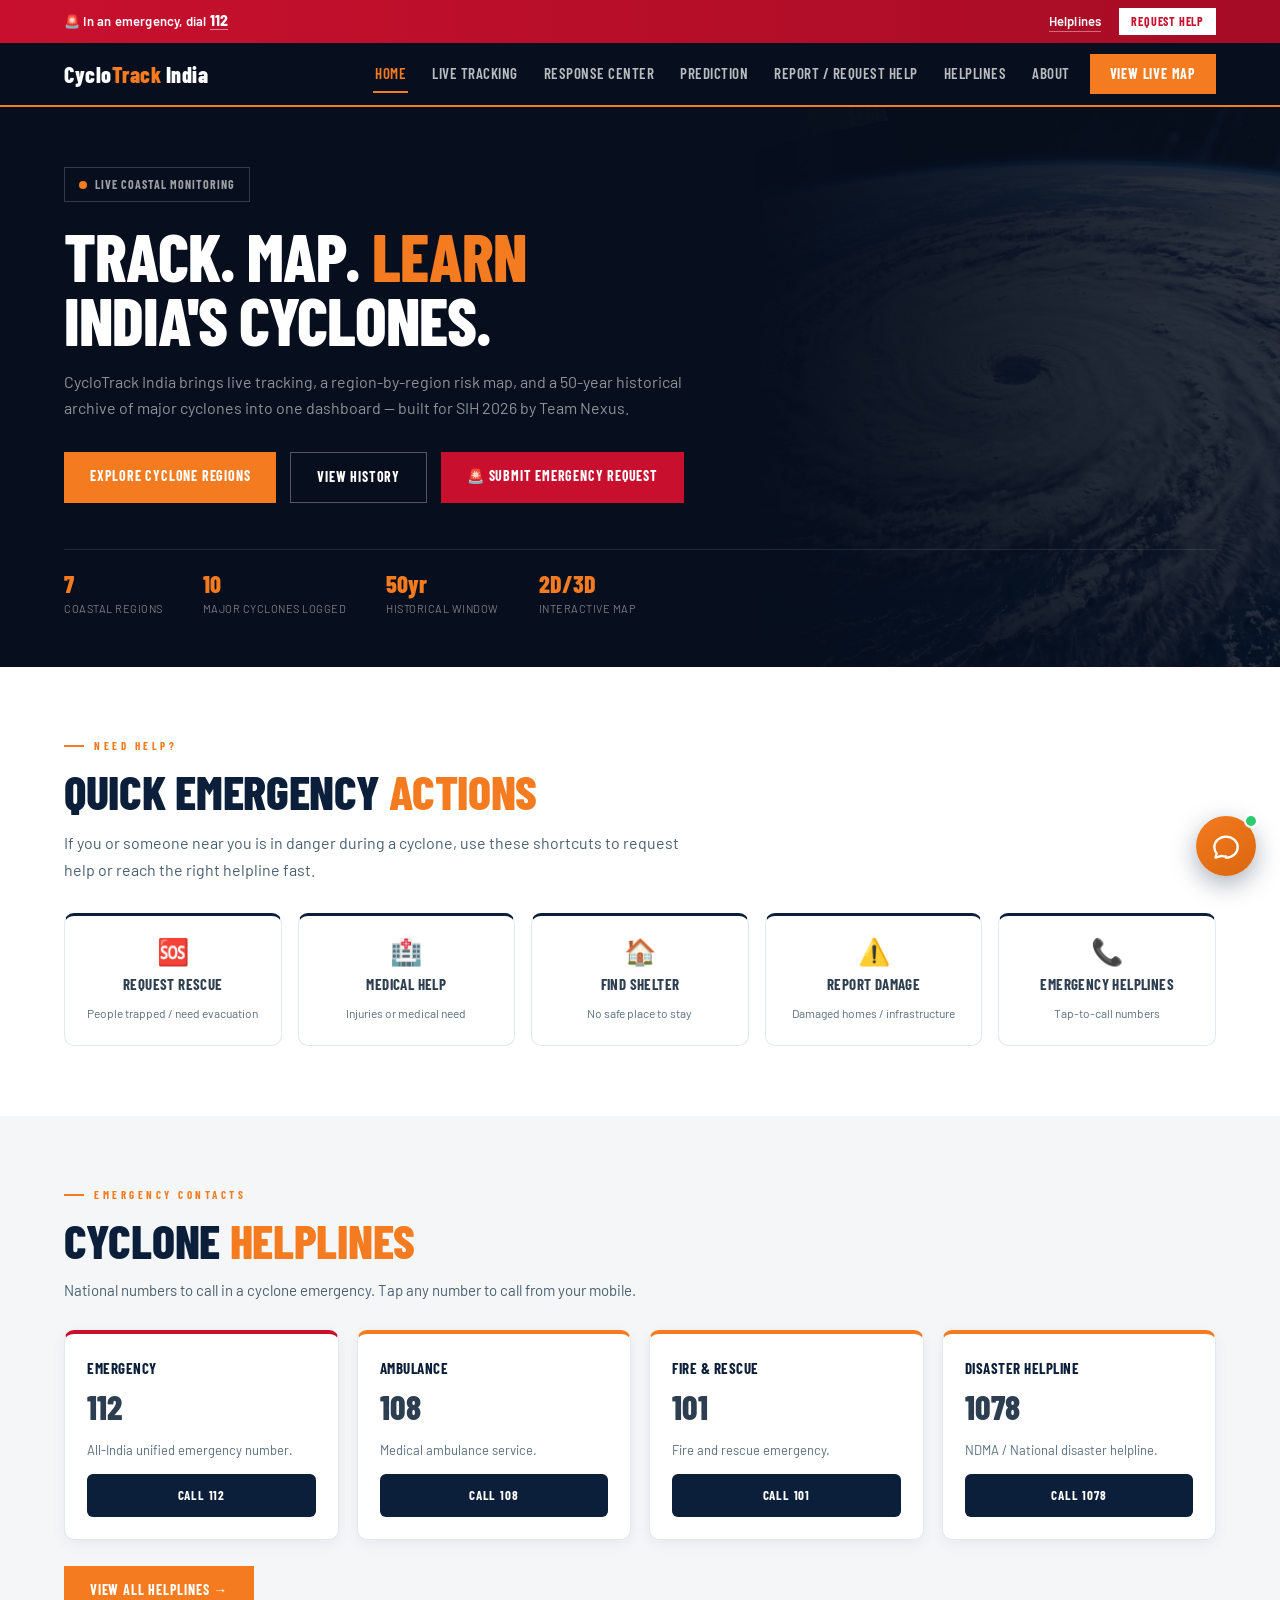
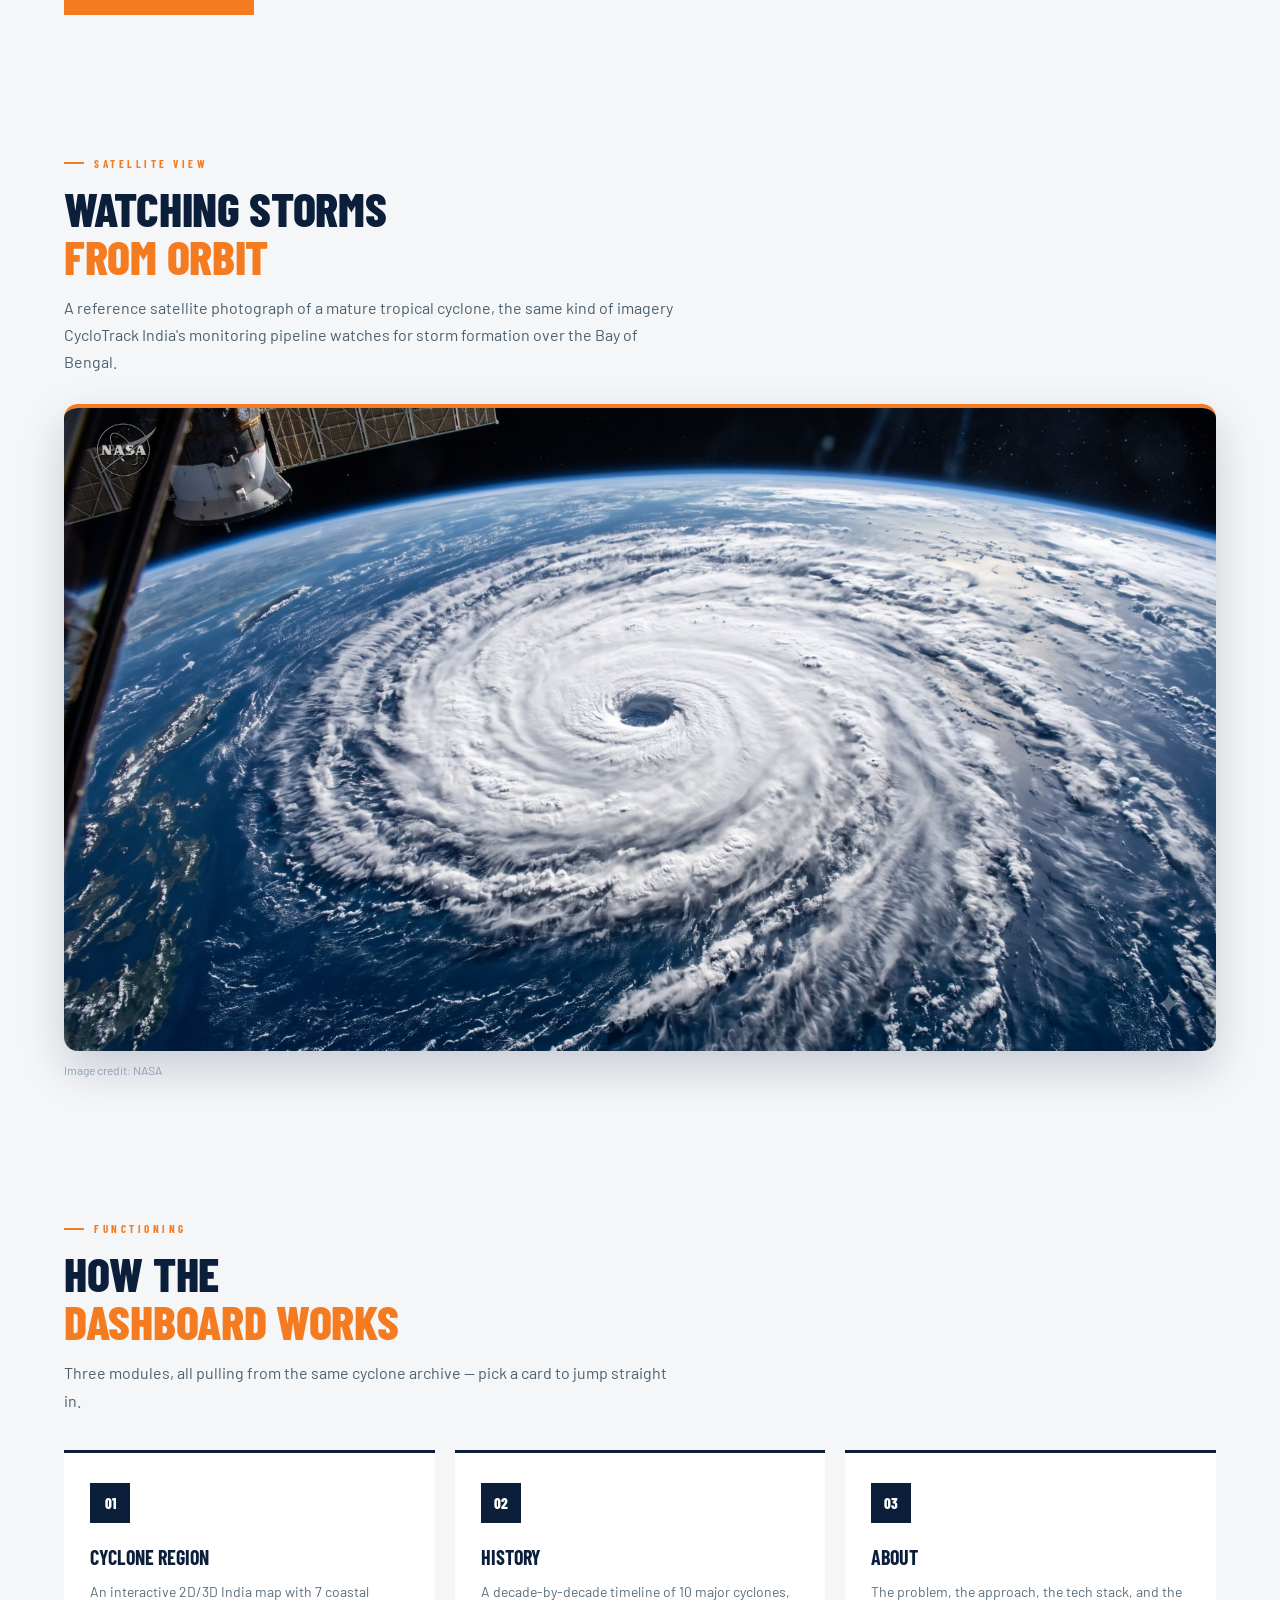
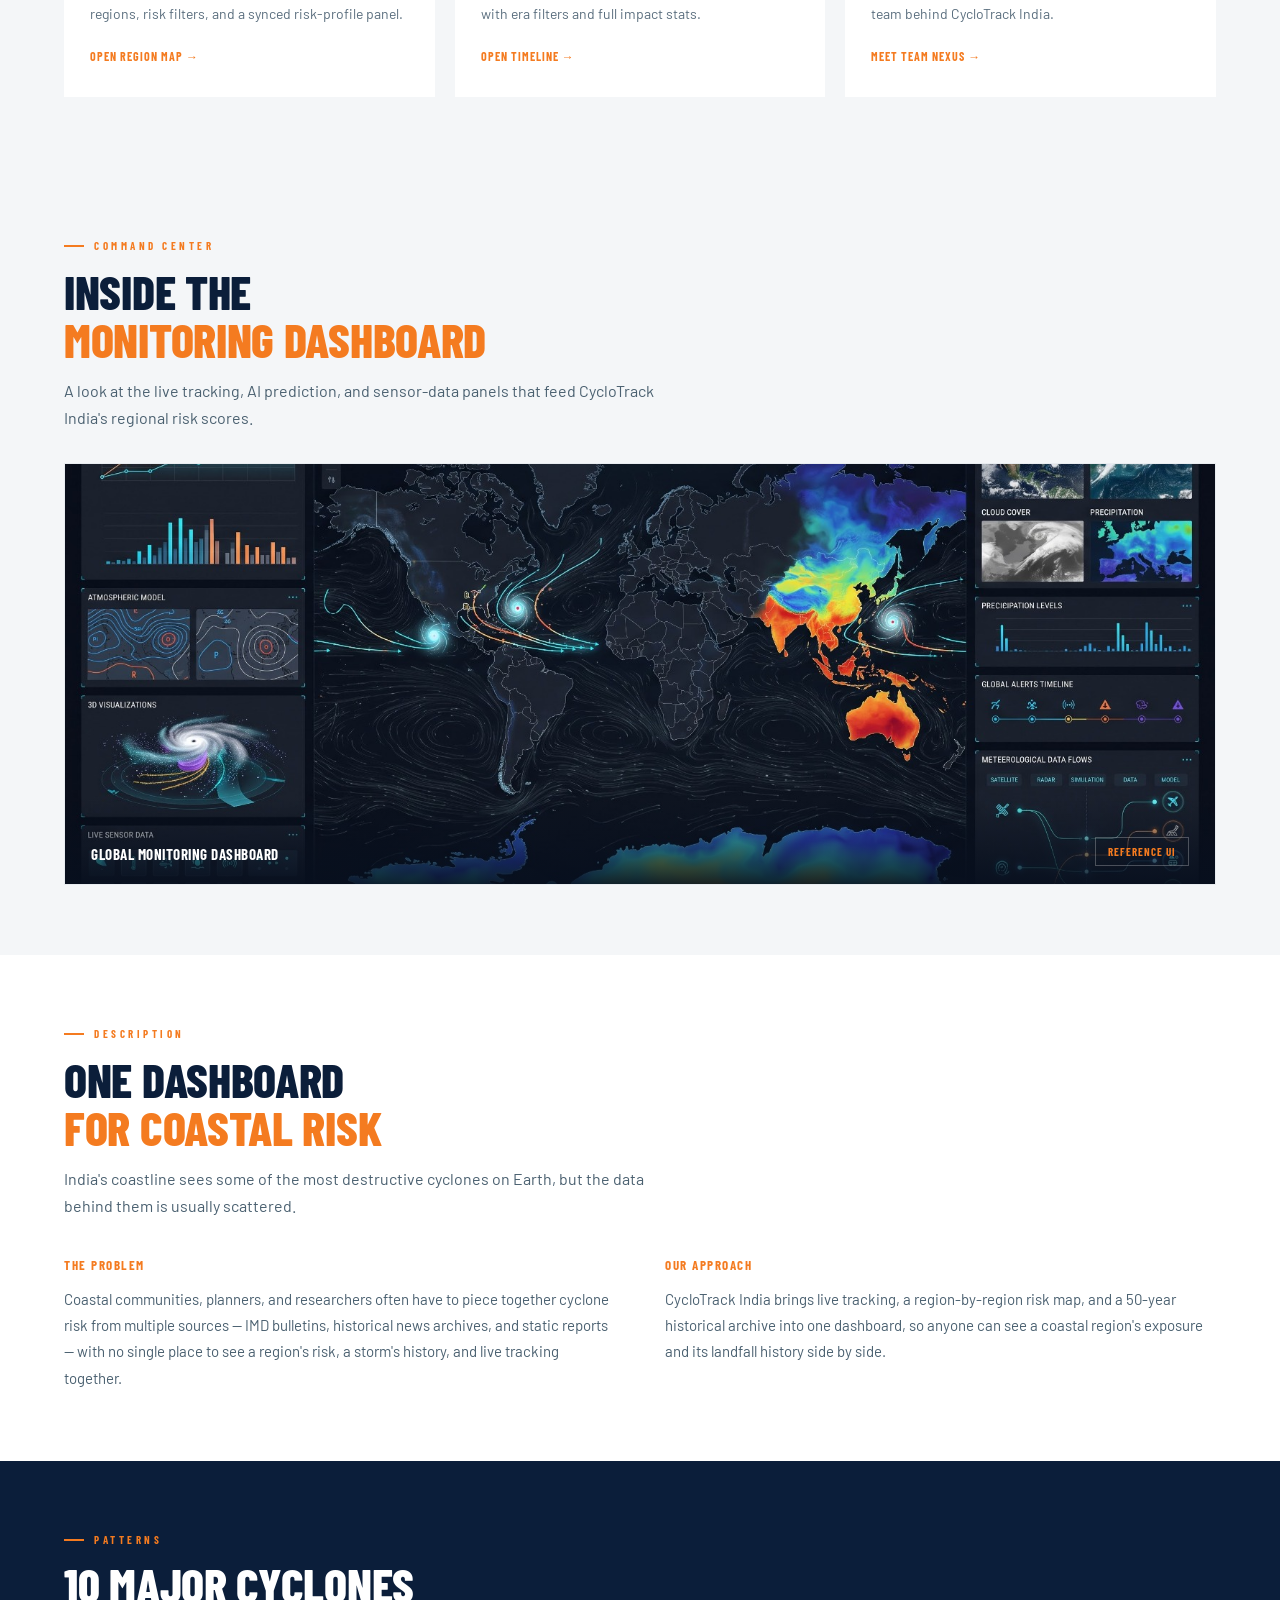
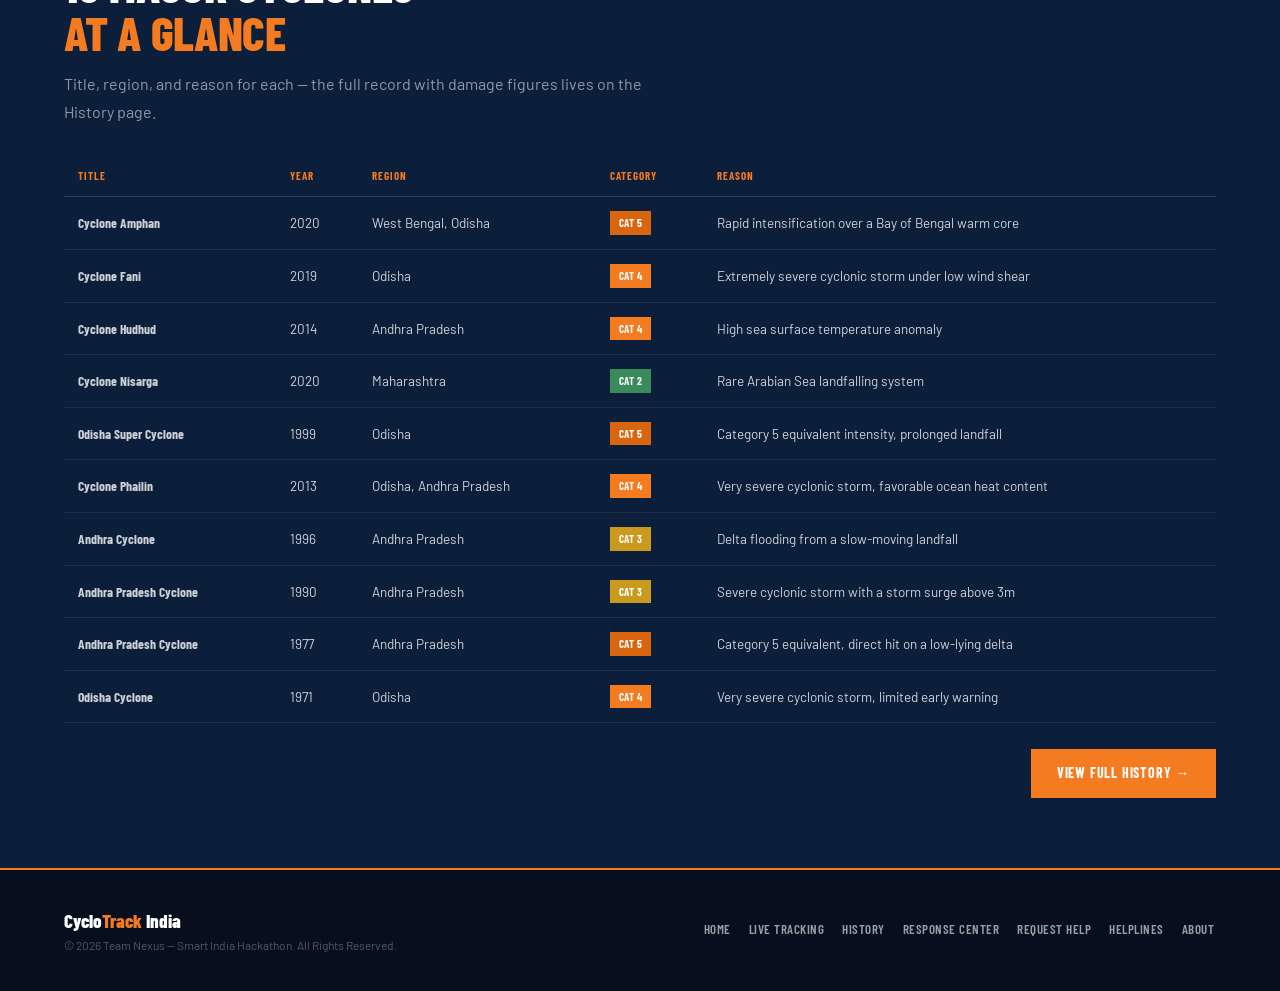
<file: frontend/index.html>
<!DOCTYPE html>
<html lang="en">

<head>
    <meta charset="UTF-8">
    <meta name="viewport" content="width=device-width, initial-scale=1.0">
    <title>CycloTrack India — Home</title>
    <link
        href="https://fonts.googleapis.com/css2?family=Barlow+Condensed:wght@500;600;700;800&family=Barlow:wght@400;500;600&display=swap"
        rel="stylesheet">
    <link rel="stylesheet" href="assets/chatbot.css">
    <link rel="stylesheet" href="assets/emergency.css">
    <style>
        *,
        *::before,
        *::after {
            box-sizing: border-box;
            margin: 0;
            padding: 0;
        }

        :root {
            --navy: #0B1E3A;
            --navy-mid: #112444;
            --navy-dark: #070F1E;
            --charcoal: #1C2A3A;
            --orange: #F47B20;
            --orange-dark: #D9660E;
            --white: #FFFFFF;
            --off-white: #F4F6F8;
            --gray-light: #E8ECF0;
            --gray-mid: #9AAAB8;
            --text-body: #2D3E50;
            --font-head: 'Barlow Condensed', sans-serif;
            --font-body: 'Barlow', sans-serif;
        }

        html {
            scroll-behavior: smooth;
        }

        body {
            font-family: var(--font-body);
            color: var(--text-body);
            background: var(--white);
            line-height: 1.6;
            font-size: 16px;
        }

        header {
            background: var(--navy-dark);
            padding: 0 5%;
            display: flex;
            align-items: center;
            justify-content: space-between;
            height: 64px;
            position: sticky;
            top: 0;
            z-index: 100;
            border-bottom: 2px solid var(--orange);
        }

        .logo {
            font-family: var(--font-head);
            font-weight: 800;
            font-size: 22px;
            color: var(--white);
            letter-spacing: .5px;
            text-decoration: none;
            cursor: pointer;
            transition: opacity .2s ease;
        }

        .logo:hover {
            opacity: .85;
        }

        .logo span {
            color: var(--orange);
        }

        nav {
            display: flex;
            gap: 22px;
            align-items: center;
        }

        .header-right {
            display: flex;
            align-items: center;
            gap: 18px;
        }

        nav a {
            font-family: var(--font-head);
            font-size: 15px;
            font-weight: 600;
            letter-spacing: .5px;
            color: rgba(255, 255, 255, .72);
            text-decoration: none;
            text-transform: uppercase;
            transition: color .25s ease;
            position: relative;
            padding: 6px 2px 8px;
            white-space: nowrap;
        }

        nav a::after {
            content: '';
            position: absolute;
            left: 50%;
            right: 50%;
            bottom: 0;
            height: 2px;
            background: var(--orange);
            transition: left .25s ease, right .25s ease;
        }

        nav a:hover,
        nav a.active {
            color: var(--orange);
        }

        nav a:hover::after,
        nav a.active::after {
            left: 0;
            right: 0;
        }

        .header-cta {
            background: var(--orange);
            color: var(--white);
            font-family: var(--font-head);
            font-weight: 700;
            font-size: 14px;
            letter-spacing: .8px;
            text-transform: uppercase;
            padding: 9px 20px;
            border: none;
            cursor: pointer;
            text-decoration: none;
        }

        .header-cta:hover {
            background: var(--orange-dark);
        }

        section {
            padding: 70px 5%;
        }

        .section-inner {
            max-width: 1200px;
            margin: 0 auto;
        }

        .section-tag {
            font-family: var(--font-head);
            font-size: 11px;
            letter-spacing: 3.5px;
            text-transform: uppercase;
            color: var(--orange);
            font-weight: 700;
            margin-bottom: 12px;
            display: flex;
            align-items: center;
            gap: 10px;
        }

        .section-tag::before {
            content: '';
            width: 20px;
            height: 2px;
            background: var(--orange);
            display: block;
        }

        .section-h2 {
            font-family: var(--font-head);
            font-weight: 800;
            font-size: clamp(30px, 4vw, 48px);
            text-transform: uppercase;
            color: var(--navy);
            line-height: 1.0;
            margin-bottom: 14px;
            letter-spacing: -.3px;
        }

        .section-h2 em {
            color: var(--orange);
            font-style: normal;
        }

        .section-lead {
            font-size: 16px;
            color: #4A6070;
            max-width: 620px;
            line-height: 1.7;
        }

        /* ORBIT / SATELLITE HERO — centered, contained, not full-bleed */
        .orbit-section {
            padding: 70px 5%;
        }
        .orbit-container {
            max-width: 1440px;
        }
        .orbit-media {
            margin-top: 28px;
            border-top: 4px solid var(--orange);
            border-radius: 14px;
            overflow: hidden;
            box-shadow: 0 18px 44px rgba(11, 30, 58, .18);
        }
        .orbit-media img {
            display: block;
            width: 100%;
            height: auto;
            object-fit: cover;
        }
        .orbit-credit {
            font-size: 12px;
            color: #8FA1B0;
            margin-top: 10px;
        }
        @media (max-width: 1024px) {
            .orbit-container { max-width: 940px; }
        }
        @media (max-width: 640px) {
            .orbit-section { padding: 52px 4%; }
            .orbit-media { border-radius: 12px; }
        }

        .hero {
            background: var(--navy-dark);
            padding: 60px 5% 50px;
            position: relative;
            overflow: hidden;
        }

        .hero::before {
            content: '';
            position: absolute;
            top: 0;
            right: 0;
            width: 42%;
            height: 100%;
            background-image: url('assets/pic4.jpeg');
            background-size: cover;
            background-position: center;
            opacity: .16;
            -webkit-mask-image: linear-gradient(to left, rgba(0, 0, 0, 1), rgba(0, 0, 0, 0));
            mask-image: linear-gradient(to left, rgba(0, 0, 0, 1), rgba(0, 0, 0, 0));
        }

        .hero-inner {
            position: relative;
            z-index: 2;
            max-width: 1200px;
            margin: 0 auto;
        }

        .live-badge {
            display: inline-flex;
            align-items: center;
            gap: 8px;
            font-family: var(--font-head);
            font-size: 12px;
            font-weight: 700;
            letter-spacing: 1px;
            text-transform: uppercase;
            color: rgba(255, 255, 255, .6);
            border: 1px solid rgba(255, 255, 255, .18);
            padding: 7px 14px;
            margin-bottom: 22px;
        }

        .live-dot {
            width: 8px;
            height: 8px;
            background: var(--orange);
            border-radius: 50%;
            animation: ping-solid 2s ease-in-out infinite;
        }

        @keyframes ping-solid {

            0%,
            100% {
                opacity: 1;
            }

            50% {
                opacity: .35;
            }
        }

        .hero-h1 {
            font-family: var(--font-head);
            font-weight: 800;
            font-size: clamp(38px, 5.5vw, 66px);
            color: var(--white);
            text-transform: uppercase;
            line-height: .96;
            letter-spacing: -1px;
            margin-bottom: 18px;
        }

        .hero-h1 em {
            color: var(--orange);
            font-style: normal;
        }

        .hero-sub {
            font-size: 16px;
            color: rgba(255, 255, 255, .55);
            max-width: 620px;
            margin-bottom: 32px;
        }

        .hero-btn-row {
            display: flex;
            gap: 14px;
            flex-wrap: wrap;
            margin-bottom: 46px;
        }

        .btn-solid {
            background: var(--orange);
            color: var(--white);
            font-family: var(--font-head);
            font-weight: 700;
            font-size: 14px;
            letter-spacing: .8px;
            text-transform: uppercase;
            padding: 13px 26px;
            text-decoration: none;
        }

        .btn-solid:hover {
            background: var(--orange-dark);
        }

        .btn-outline {
            border: 1.5px solid rgba(255, 255, 255, .3);
            color: var(--white);
            font-family: var(--font-head);
            font-weight: 700;
            font-size: 14px;
            letter-spacing: .8px;
            text-transform: uppercase;
            padding: 13px 26px;
            text-decoration: none;
        }

        .btn-outline:hover {
            border-color: var(--orange);
            color: var(--orange);
        }

        .marquee {
            border-top: 1px solid rgba(255, 255, 255, .1);
            padding-top: 22px;
            display: flex;
            gap: 40px;
            flex-wrap: wrap;
        }

        .marquee-item {
            display: flex;
            flex-direction: column;
        }

        .marquee-num {
            font-family: var(--font-head);
            font-size: 24px;
            font-weight: 800;
            color: var(--orange);
            line-height: 1;
        }

        .marquee-lbl {
            font-size: 11px;
            letter-spacing: .5px;
            color: rgba(255, 255, 255, .45);
            text-transform: uppercase;
            margin-top: 4px;
        }

        .modules-bg {
            background: var(--off-white);
        }

        .modules-grid {
            display: grid;
            grid-template-columns: repeat(3, 1fr);
            gap: 20px;
            margin-top: 36px;
        }

        .module-card {
            background: var(--white);
            border-top: 3px solid var(--navy);
            padding: 30px 26px;
            text-decoration: none;
            display: block;
            transition: .2s;
        }

        .module-card:hover {
            border-top-color: var(--orange);
            transform: translateY(-3px);
            box-shadow: 0 6px 20px rgba(11, 30, 58, .08);
        }

        .module-icon {
            width: 40px;
            height: 40px;
            background: var(--navy);
            color: var(--white);
            display: flex;
            align-items: center;
            justify-content: center;
            font-family: var(--font-head);
            font-weight: 800;
            font-size: 15px;
            margin-bottom: 18px;
        }

        .module-card:hover .module-icon {
            background: var(--orange);
        }

        .module-title {
            font-family: var(--font-head);
            font-size: 20px;
            font-weight: 700;
            color: var(--navy);
            text-transform: uppercase;
            margin-bottom: 8px;
        }

        .module-desc {
            font-size: 14px;
            color: #5A6E7E;
            margin-bottom: 16px;
        }

        .module-link {
            font-family: var(--font-head);
            font-size: 12px;
            font-weight: 700;
            letter-spacing: 1px;
            text-transform: uppercase;
            color: var(--orange);
        }

        .media-bg {
            background: var(--off-white);
        }

        .media-frame {
            margin-top: 32px;
            position: relative;
            overflow: hidden;
            border: 1px solid var(--gray-light);
        }

        .media-frame img {
            width: 100%;
            height: 420px;
            object-fit: cover;
            display: block;
        }

        .media-caption {
            position: absolute;
            bottom: 0;
            left: 0;
            right: 0;
            background: linear-gradient(to top, rgba(7, 15, 30, .9), rgba(7, 15, 30, 0));
            padding: 40px 26px 18px;
            display: flex;
            justify-content: space-between;
            align-items: flex-end;
            flex-wrap: wrap;
            gap: 10px;
        }

        .media-caption-title {
            font-family: var(--font-head);
            font-size: 15px;
            font-weight: 700;
            letter-spacing: .5px;
            text-transform: uppercase;
            color: var(--white);
        }

        .media-caption-tag {
            font-family: var(--font-head);
            font-size: 11px;
            font-weight: 700;
            letter-spacing: 1px;
            text-transform: uppercase;
            color: var(--orange);
            border: 1px solid rgba(255, 255, 255, .25);
            padding: 5px 12px;
        }

        .desc-bg {
            background: var(--white);
        }

        .desc-grid {
            display: grid;
            grid-template-columns: 1fr 1fr;
            gap: 50px;
            margin-top: 36px;
            align-items: start;
        }

        .desc-block-title {
            font-family: var(--font-head);
            font-size: 13px;
            font-weight: 700;
            letter-spacing: 1.5px;
            text-transform: uppercase;
            color: var(--orange);
            margin-bottom: 10px;
        }

        .desc-block-text {
            font-size: 15px;
            color: #4A6070;
            line-height: 1.75;
        }

        .patterns-bg {
            background: var(--navy);
        }

        .patterns-bg .section-h2 {
            color: var(--white);
        }

        .patterns-bg .section-lead {
            color: rgba(255, 255, 255, .55);
        }

        .patterns-table {
            width: 100%;
            border-collapse: collapse;
            margin-top: 30px;
        }

        .patterns-table th {
            font-family: var(--font-head);
            font-size: 11px;
            font-weight: 700;
            letter-spacing: 1px;
            text-transform: uppercase;
            color: var(--orange);
            text-align: left;
            padding: 12px 14px;
            border-bottom: 1px solid rgba(255, 255, 255, .15);
        }

        .patterns-table td {
            font-size: 13.5px;
            color: rgba(255, 255, 255, .8);
            padding: 14px 14px;
            border-bottom: 1px solid rgba(255, 255, 255, .08);
        }

        .patterns-table tr:hover td {
            background: rgba(255, 255, 255, .04);
            color: var(--white);
        }

        .pt-title {
            font-family: var(--font-head);
            font-weight: 700;
            font-size: 15px;
            color: var(--white);
        }

        .pt-cat {
            font-family: var(--font-head);
            font-size: 11px;
            font-weight: 700;
            letter-spacing: .5px;
            text-transform: uppercase;
            padding: 3px 9px;
            display: inline-block;
        }

        .cat-5 {
            background: #D9660E;
            color: var(--white);
        }

        .cat-4 {
            background: #F47B20;
            color: var(--white);
        }

        .cat-3 {
            background: #C99A1E;
            color: var(--white);
        }

        .cat-2 {
            background: #3A8A5C;
            color: var(--white);
        }

        .patterns-cta-row {
            margin-top: 26px;
            display: flex;
            justify-content: flex-end;
        }

        footer {
            background: var(--navy-dark);
            padding: 36px 5%;
            border-top: 2px solid var(--orange);
        }

        .footer-inner {
            max-width: 1200px;
            margin: 0 auto;
            display: flex;
            justify-content: space-between;
            align-items: center;
            flex-wrap: wrap;
            gap: 16px;
        }

        .footer-logo {
            font-family: var(--font-head);
            font-size: 19px;
            font-weight: 800;
            color: var(--white);
        }

        .footer-logo span {
            color: var(--orange);
        }

        .footer-copy {
            font-size: 12px;
            color: rgba(255, 255, 255, .3);
        }

        .footer-nav {
            display: flex;
            flex-wrap: wrap;
            gap: 14px;
            align-items: center;
        }

        .footer-nav a {
            color: rgba(255, 255, 255, .6);
            text-decoration: none;
            font-size: 13px;
            text-transform: uppercase;
            font-family: var(--font-head);
            letter-spacing: .5px;
        }

        .footer-nav a:hover {
            color: var(--orange);
        }

        @media (max-width:1024px) {
            .desc-grid {
                grid-template-columns: 1fr;
                gap: 36px;
            }

            .modules-grid {
                grid-template-columns: 1fr 1fr;
            }

            .patterns-table th:nth-child(3),
            .patterns-table td:nth-child(3) {
                display: none;
            }

            nav {
                display: none;
            }
        }

        @media (max-width:640px) {
            .modules-grid {
                grid-template-columns: 1fr;
            }

            .patterns-table th:nth-child(4),
            .patterns-table td:nth-child(4) {
                display: none;
            }
        }

        .hamburger {
            display: flex;
            flex-direction: column;
            justify-content: center;
            gap: 5px;
            width: 32px;
            height: 32px;
            background: transparent;
            border: none;
            cursor: pointer;
            padding: 0;
        }

        .hamburger span {
            display: block;
            width: 22px;
            height: 2px;
            background: var(--white);
            transition: .2s;
        }

        .hamburger.open span:nth-child(1) {
            transform: translateY(7px) rotate(45deg);
        }

        .hamburger.open span:nth-child(2) {
            opacity: 0;
        }

        .hamburger.open span:nth-child(3) {
            transform: translateY(-7px) rotate(-45deg);
        }

        .mobile-menu {
            position: fixed;
            top: 64px;
            left: 0;
            right: 0;
            background: var(--navy-dark);
            border-bottom: 2px solid var(--orange);
            z-index: 99;
            max-height: 0;
            overflow: hidden;
            opacity: 0;
            visibility: hidden;
            transform: translateY(-10px);
            transition: max-height .32s ease, opacity .28s ease, transform .28s ease, visibility .28s;
        }

        .mobile-menu.open {
            max-height: 440px;
            opacity: 1;
            visibility: visible;
            transform: translateY(0);
        }

        .mobile-menu a {
            font-family: var(--font-head);
            font-size: 16px;
            font-weight: 600;
            letter-spacing: .5px;
            color: rgba(255, 255, 255, .75);
            text-decoration: none;
            text-transform: uppercase;
            padding: 16px 5%;
            border-bottom: 1px solid rgba(255, 255, 255, .08);
            opacity: 0;
            transform: translateY(-8px);
            transition: opacity .28s ease, transform .28s ease;
        }

        .mobile-menu.open a {
            opacity: 1;
            transform: translateY(0);
        }

        .mobile-menu.open a:nth-child(1) { transition-delay: .04s; }
        .mobile-menu.open a:nth-child(2) { transition-delay: .09s; }
        .mobile-menu.open a:nth-child(3) { transition-delay: .14s; }
        .mobile-menu.open a:nth-child(4) { transition-delay: .19s; }

        .mobile-menu a.active {
            color: var(--orange);
        }

        /* Desktop: inline nav visible, hamburger hidden */
        @media (min-width: 1025px) {
            nav.main-nav {
                display: flex;
            }

            .hamburger {
                display: none;
            }

            .mobile-menu {
                display: none;
            }
        }

        @media (max-width: 1024px) {
            nav.main-nav {
                display: none;
            }

            .hamburger {
                display: flex;
            }
        }

        @media (min-width: 1025px) and (max-width: 1180px) {
            nav.main-nav {
                gap: 18px;
            }

            nav.main-nav a {
                font-size: 14px;
            }
        }

    </style>
</head>

<body>

    <a class="skip-link" href="#main">Skip to main content</a>

    <div class="emergency-bar" role="region" aria-label="Emergency information">
        <span>🚨 In an emergency, dial <a href="tel:112" class="eb-dial">112</a></span>
        <span class="eb-links">
            <a href="helplines.html">Helplines</a>
            <a href="report.html" class="eb-cta">Request Help</a>
        </span>
    </div>

    <header>
        <a href="index.html" class="logo">Cyclo<span>Track</span> India</a>
        <div class="header-right">
            <nav class="main-nav" aria-label="Primary">
                <a href="index.html" class="active">Home</a>
                <a href="cyclone_region.html">Live Tracking</a>
                <a href="response-center.html">Response Center</a>
                <a href="cyclone_region.html#evolution">Prediction</a>
                <a href="report.html">Report / Request Help</a>
                <a href="helplines.html">Helplines</a>
                <a href="about.html">About</a>
            </nav>
            <a href="cyclone_region.html" class="header-cta">View Live Map</a>
            <button class="hamburger" id="hamburgerBtn" aria-label="Menu"><span></span><span></span><span></span></button>
        </div>
    </header>
    <div class="mobile-menu" id="mobileMenu">
            <a href="index.html" class="active">Home</a>
            <a href="cyclone_region.html">Live Tracking</a>
            <a href="response-center.html">Response Center</a>
            <a href="cyclone_region.html#evolution">Prediction</a>
            <a href="report.html">Report / Request Help</a>
            <a href="helplines.html">Helplines</a>
            <a href="about.html">About</a>
    </div>


    <div class="hero">
        <div class="hero-inner">
            <div class="live-badge"><span class="live-dot"></span> Live Coastal Monitoring</div>
            <h1 class="hero-h1">Track. Map. <em>Learn</em><br>India's Cyclones.</h1>
            <p class="hero-sub">CycloTrack India brings live tracking, a region-by-region risk map, and a 50-year
                historical archive of major cyclones into one dashboard — built for SIH 2026 by Team Nexus.</p>
            <div class="hero-btn-row">
                <a href="cyclone_region.html" class="btn-solid">Explore Cyclone Regions</a>
                <a href="history.html" class="btn-outline">View History</a>
                <a href="report.html" class="btn-solid" style="background:var(--ec-red,#C8102E);">🚨 Submit Emergency Request</a>
            </div>
            <div class="marquee">
                <div class="marquee-item"><span class="marquee-num">7</span><span class="marquee-lbl">Coastal
                        Regions</span></div>
                <div class="marquee-item"><span class="marquee-num">10</span><span class="marquee-lbl">Major
                        Cyclones Logged</span></div>
                <div class="marquee-item"><span class="marquee-num">50yr</span><span class="marquee-lbl">Historical
                        Window</span></div>
                <div class="marquee-item"><span class="marquee-num">2D/3D</span><span class="marquee-lbl">Interactive
                        Map</span></div>
            </div>
        </div>
    </div>

    <section class="desc-bg" id="main">
        <div class="section-inner">
            <span class="section-tag">Need Help?</span>
            <h2 class="section-h2">Quick Emergency <em>Actions</em></h2>
            <p class="section-lead">If you or someone near you is in danger during a cyclone, use these shortcuts to
                request help or reach the right helpline fast.</p>
            <div class="ec-actions-grid reveal">
                <a href="report.html?type=Rescue%20Required" class="ec-action">
                    <span class="ec-action-icon" aria-hidden="true">🆘</span>
                    <span class="ec-action-label">Request Rescue</span>
                    <span class="ec-action-sub">People trapped / need evacuation</span>
                </a>
                <a href="report.html?type=Medical%20Emergency" class="ec-action">
                    <span class="ec-action-icon" aria-hidden="true">🏥</span>
                    <span class="ec-action-label">Medical Help</span>
                    <span class="ec-action-sub">Injuries or medical need</span>
                </a>
                <a href="report.html?type=Shelter%20Required" class="ec-action">
                    <span class="ec-action-icon" aria-hidden="true">🏠</span>
                    <span class="ec-action-label">Find Shelter</span>
                    <span class="ec-action-sub">No safe place to stay</span>
                </a>
                <a href="report.html?type=Other" class="ec-action">
                    <span class="ec-action-icon" aria-hidden="true">⚠️</span>
                    <span class="ec-action-label">Report Damage</span>
                    <span class="ec-action-sub">Damaged homes / infrastructure</span>
                </a>
                <a href="helplines.html" class="ec-action">
                    <span class="ec-action-icon" aria-hidden="true">📞</span>
                    <span class="ec-action-label">Emergency Helplines</span>
                    <span class="ec-action-sub">Tap-to-call numbers</span>
                </a>
            </div>
        </div>
    </section>

    <section class="modules-bg">
        <div class="section-inner">
            <span class="section-tag">Emergency Contacts</span>
            <h2 class="section-h2">Cyclone <em>Helplines</em></h2>
            <p class="hl-intro">National numbers to call in a cyclone emergency. Tap any number to call from your
                mobile.</p>
            <div class="hl-grid reveal">
                <div class="hl-card urgent">
                    <span class="hl-service">Emergency</span>
                    <div class="hl-num">112</div>
                    <p class="hl-desc">All-India unified emergency number.</p>
                    <a class="hl-dial" href="tel:112">Call 112</a>
                </div>
                <div class="hl-card">
                    <span class="hl-service">Ambulance</span>
                    <div class="hl-num">108</div>
                    <p class="hl-desc">Medical ambulance service.</p>
                    <a class="hl-dial" href="tel:108">Call 108</a>
                </div>
                <div class="hl-card">
                    <span class="hl-service">Fire &amp; Rescue</span>
                    <div class="hl-num">101</div>
                    <p class="hl-desc">Fire and rescue emergency.</p>
                    <a class="hl-dial" href="tel:101">Call 101</a>
                </div>
                <div class="hl-card">
                    <span class="hl-service">Disaster Helpline</span>
                    <div class="hl-num">1078</div>
                    <p class="hl-desc">NDMA / National disaster helpline.</p>
                    <a class="hl-dial" href="tel:1078">Call 1078</a>
                </div>
            </div>
            <a href="helplines.html" class="btn-solid" style="margin-top:26px;display:inline-block;">View All Helplines →</a>
        </div>
    </section>

    <section class="modules-bg orbit-section">
        <div class="section-inner orbit-container">
            <span class="section-tag">Satellite View</span>
            <h2 class="section-h2">Watching Storms<br><em>From Orbit</em></h2>
            <p class="section-lead">A reference satellite photograph of a mature tropical cyclone, the same kind of
                imagery CycloTrack India's monitoring pipeline watches for storm formation over the Bay of Bengal.</p>
            <div class="orbit-media">
                <img src="assets/pic4.jpeg"
                    alt="NASA satellite image of a tropical cyclone viewed from the International Space Station">
            </div>
            <p class="orbit-credit">Image credit: NASA</p>
        </div>
    </section>

    <section class="modules-bg">
        <div class="section-inner">
            <span class="section-tag">Functioning</span>
            <h2 class="section-h2">How The<br><em>Dashboard Works</em></h2>
            <p class="section-lead">Three modules, all pulling from the same cyclone archive — pick a card to jump
                straight in.</p>
            <div class="modules-grid">
                <a href="cyclone_region.html" class="module-card">
                    <div class="module-icon">01</div>
                    <div class="module-title">Cyclone Region</div>
                    <p class="module-desc">An interactive 2D/3D India map with 7 coastal regions, risk filters, and a
                        synced risk-profile panel.</p>
                    <span class="module-link">Open Region Map →</span>
                </a>
                <a href="history.html" class="module-card">
                    <div class="module-icon">02</div>
                    <div class="module-title">History</div>
                    <p class="module-desc">A decade-by-decade timeline of 10 major cyclones, with era filters and
                        full impact stats.</p>
                    <span class="module-link">Open Timeline →</span>
                </a>
                <a href="about.html" class="module-card">
                    <div class="module-icon">03</div>
                    <div class="module-title">About</div>
                    <p class="module-desc">The problem, the approach, the tech stack, and the team behind CycloTrack
                        India.</p>
                    <span class="module-link">Meet Team Nexus →</span>
                </a>
            </div>
        </div>
    </section>

    <section class="media-bg">
        <div class="section-inner">
            <span class="section-tag">Command Center</span>
            <h2 class="section-h2">Inside The<br><em>Monitoring Dashboard</em></h2>
            <p class="section-lead">A look at the live tracking, AI prediction, and sensor-data panels that feed
                CycloTrack India's regional risk scores.</p>
            <div class="media-frame">
                <img src="assets/picture1.jpeg"
                    alt="Cyclone monitoring dashboard showing global storm tracking, AI prediction charts, and live sensor data">
                <div class="media-caption">
                    <span class="media-caption-title">Global Monitoring Dashboard</span>
                    <span class="media-caption-tag">Reference UI</span>
                </div>
            </div>
        </div>
    </section>

    <section class="desc-bg">
        <div class="section-inner">
            <span class="section-tag">Description</span>
            <h2 class="section-h2">One Dashboard<br><em>For Coastal Risk</em></h2>
            <p class="section-lead">India's coastline sees some of the most destructive cyclones on Earth, but the
                data behind them is usually scattered.</p>
            <div class="desc-grid">
                <div class="desc-block">
                    <div class="desc-block-title">The Problem</div>
                    <p class="desc-block-text">Coastal communities, planners, and researchers often have to piece
                        together cyclone risk from multiple sources — IMD bulletins, historical news archives, and
                        static reports — with no single place to see a region's risk, a storm's history, and live
                        tracking together.</p>
                </div>
                <div class="desc-block">
                    <div class="desc-block-title">Our Approach</div>
                    <p class="desc-block-text">CycloTrack India brings live tracking, a region-by-region risk map,
                        and a 50-year historical archive into one dashboard, so anyone can see a coastal region's
                        exposure and its landfall history side by side.</p>
                </div>
            </div>
        </div>
    </section>

    <section class="patterns-bg" id="patterns">
        <div class="section-inner">
            <span class="section-tag" style="color:var(--orange);">Patterns</span>
            <h2 class="section-h2">10 Major Cyclones<br><em>At A Glance</em></h2>
            <p class="section-lead">Title, region, and reason for each — the full record with damage figures lives
                on the History page.</p>
            <table class="patterns-table">
                <thead>
                    <tr>
                        <th>Title</th>
                        <th>Year</th>
                        <th>Region</th>
                        <th>Category</th>
                        <th>Reason</th>
                    </tr>
                </thead>
                <tbody>
                    <tr>
                        <td class="pt-title">Cyclone Amphan</td>
                        <td>2020</td>
                        <td>West Bengal, Odisha</td>
                        <td><span class="pt-cat cat-5">Cat 5</span></td>
                        <td>Rapid intensification over a Bay of Bengal warm core</td>
                    </tr>
                    <tr>
                        <td class="pt-title">Cyclone Fani</td>
                        <td>2019</td>
                        <td>Odisha</td>
                        <td><span class="pt-cat cat-4">Cat 4</span></td>
                        <td>Extremely severe cyclonic storm under low wind shear</td>
                    </tr>
                    <tr>
                        <td class="pt-title">Cyclone Hudhud</td>
                        <td>2014</td>
                        <td>Andhra Pradesh</td>
                        <td><span class="pt-cat cat-4">Cat 4</span></td>
                        <td>High sea surface temperature anomaly</td>
                    </tr>
                    <tr>
                        <td class="pt-title">Cyclone Nisarga</td>
                        <td>2020</td>
                        <td>Maharashtra</td>
                        <td><span class="pt-cat cat-2">Cat 2</span></td>
                        <td>Rare Arabian Sea landfalling system</td>
                    </tr>
                    <tr>
                        <td class="pt-title">Odisha Super Cyclone</td>
                        <td>1999</td>
                        <td>Odisha</td>
                        <td><span class="pt-cat cat-5">Cat 5</span></td>
                        <td>Category 5 equivalent intensity, prolonged landfall</td>
                    </tr>
                    <tr>
                        <td class="pt-title">Cyclone Phailin</td>
                        <td>2013</td>
                        <td>Odisha, Andhra Pradesh</td>
                        <td><span class="pt-cat cat-4">Cat 4</span></td>
                        <td>Very severe cyclonic storm, favorable ocean heat content</td>
                    </tr>
                    <tr>
                        <td class="pt-title">Andhra Cyclone</td>
                        <td>1996</td>
                        <td>Andhra Pradesh</td>
                        <td><span class="pt-cat cat-3">Cat 3</span></td>
                        <td>Delta flooding from a slow-moving landfall</td>
                    </tr>
                    <tr>
                        <td class="pt-title">Andhra Pradesh Cyclone</td>
                        <td>1990</td>
                        <td>Andhra Pradesh</td>
                        <td><span class="pt-cat cat-3">Cat 3</span></td>
                        <td>Severe cyclonic storm with a storm surge above 3m</td>
                    </tr>
                    <tr>
                        <td class="pt-title">Andhra Pradesh Cyclone</td>
                        <td>1977</td>
                        <td>Andhra Pradesh</td>
                        <td><span class="pt-cat cat-5">Cat 5</span></td>
                        <td>Category 5 equivalent, direct hit on a low-lying delta</td>
                    </tr>
                    <tr>
                        <td class="pt-title">Odisha Cyclone</td>
                        <td>1971</td>
                        <td>Odisha</td>
                        <td><span class="pt-cat cat-4">Cat 4</span></td>
                        <td>Very severe cyclonic storm, limited early warning</td>
                    </tr>
                </tbody>
            </table>
            <div class="patterns-cta-row">
                <a href="history.html" class="btn-solid">View Full History →</a>
            </div>
        </div>
    </section>

    <footer>
        <div class="footer-inner">
            <div>
                <div class="footer-logo">Cyclo<span>Track</span> India</div>
                <p class="footer-copy">&copy; 2026 Team Nexus — Smart India Hackathon. All Rights Reserved.</p>
            </div>
            <nav class="footer-nav" aria-label="Footer">
                <a href="index.html">Home</a>
                <a href="cyclone_region.html">Live Tracking</a>
                <a href="history.html">History</a>
                <a href="response-center.html">Response Center</a>
                <a href="report.html">Request Help</a>
                <a href="helplines.html">Helplines</a>
                <a href="about.html">About</a>
            </nav>
        </div>
    </footer>


    <script>
        (function () {
            var btn = document.getElementById('hamburgerBtn');
            var menu = document.getElementById('mobileMenu');
            if (!btn || !menu) return;
            btn.addEventListener('click', function () {
                btn.classList.toggle('open');
                menu.classList.toggle('open');
            });
            menu.querySelectorAll('a').forEach(function (a) {
                a.addEventListener('click', function () {
                    btn.classList.remove('open');
                    menu.classList.remove('open');
                });
            });
        })();
    </script>
    <script src="assets/chatbot.js" defer></script>
    <script>
        (function () {
            var els = document.querySelectorAll('.reveal');
            if (!els.length) return;
            if (!('IntersectionObserver' in window)) {
                els.forEach(function (el) { el.classList.add('in'); });
                return;
            }
            var io = new IntersectionObserver(function (entries) {
                entries.forEach(function (e) {
                    if (e.isIntersecting) { e.target.classList.add('in'); io.unobserve(e.target); }
                });
            }, { threshold: 0.12 });
            els.forEach(function (el) { io.observe(el); });
        })();
    </script>
</body>

</html>
</file>
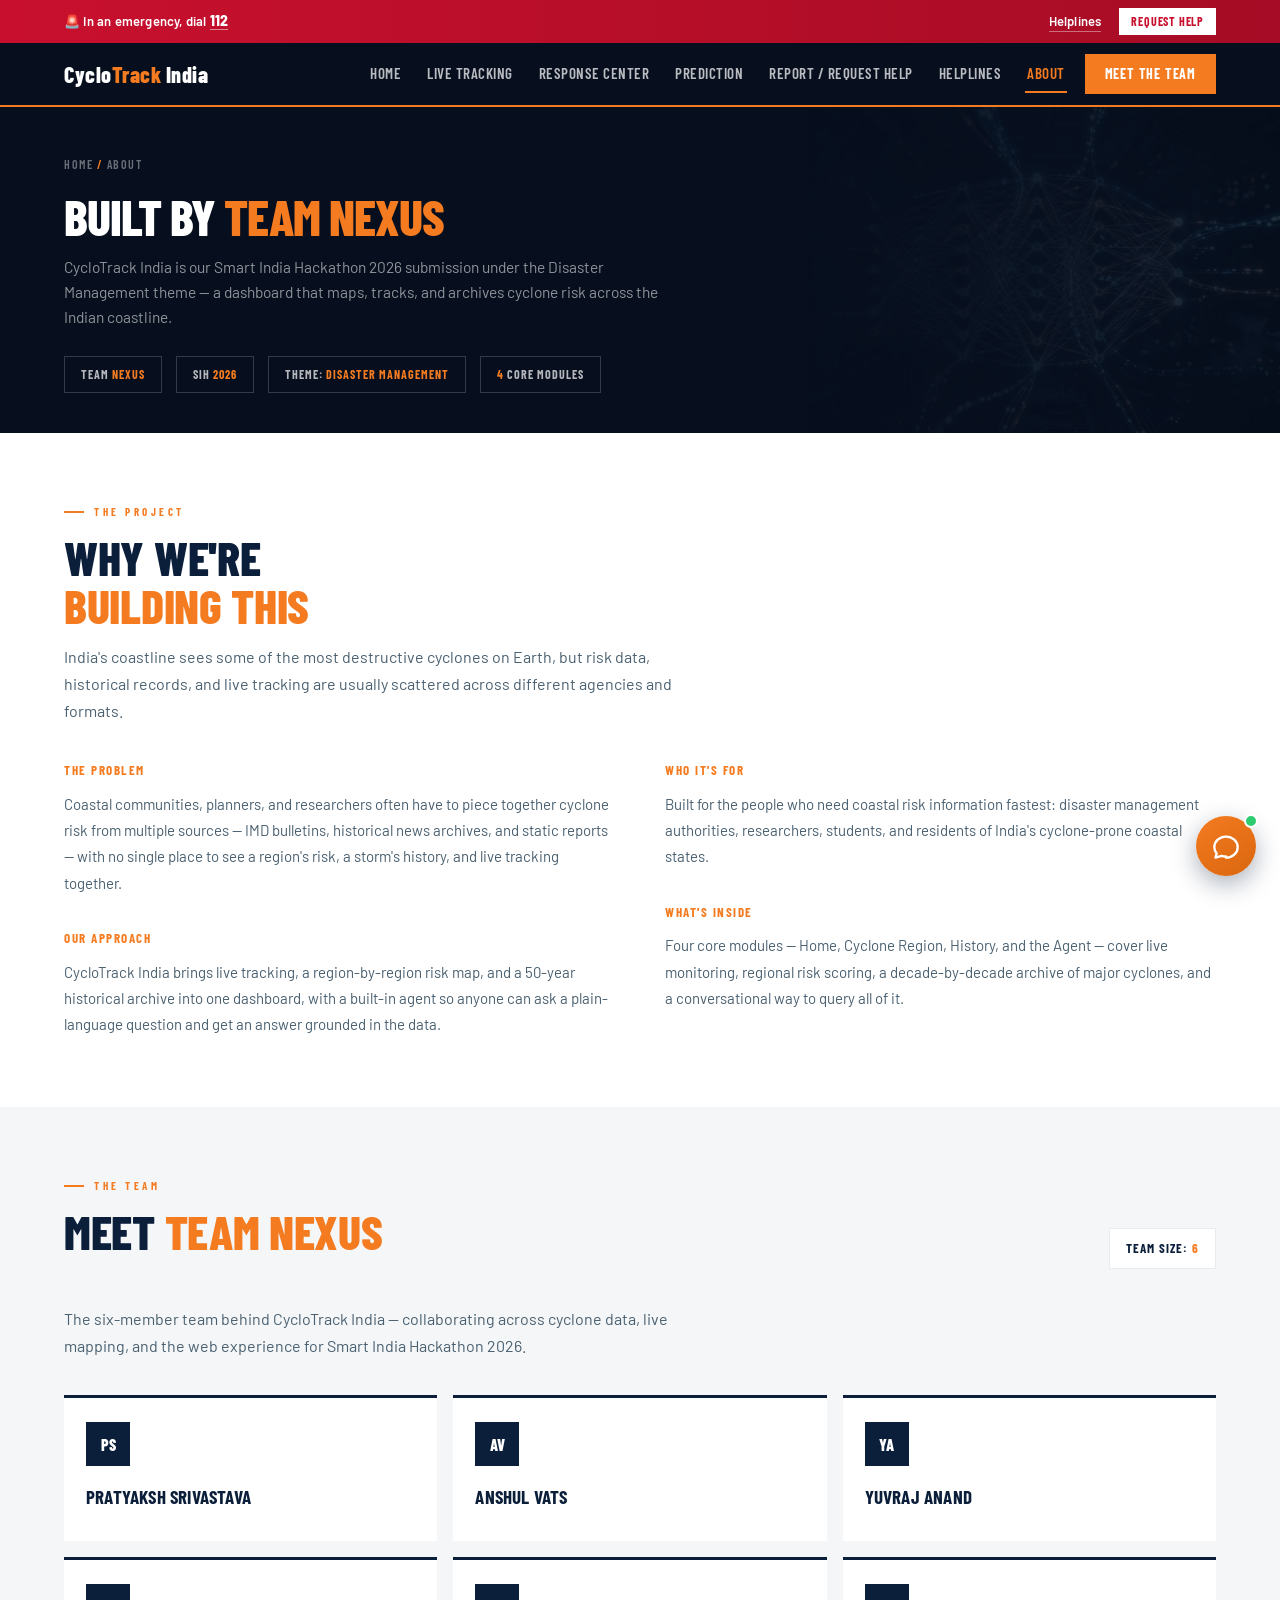
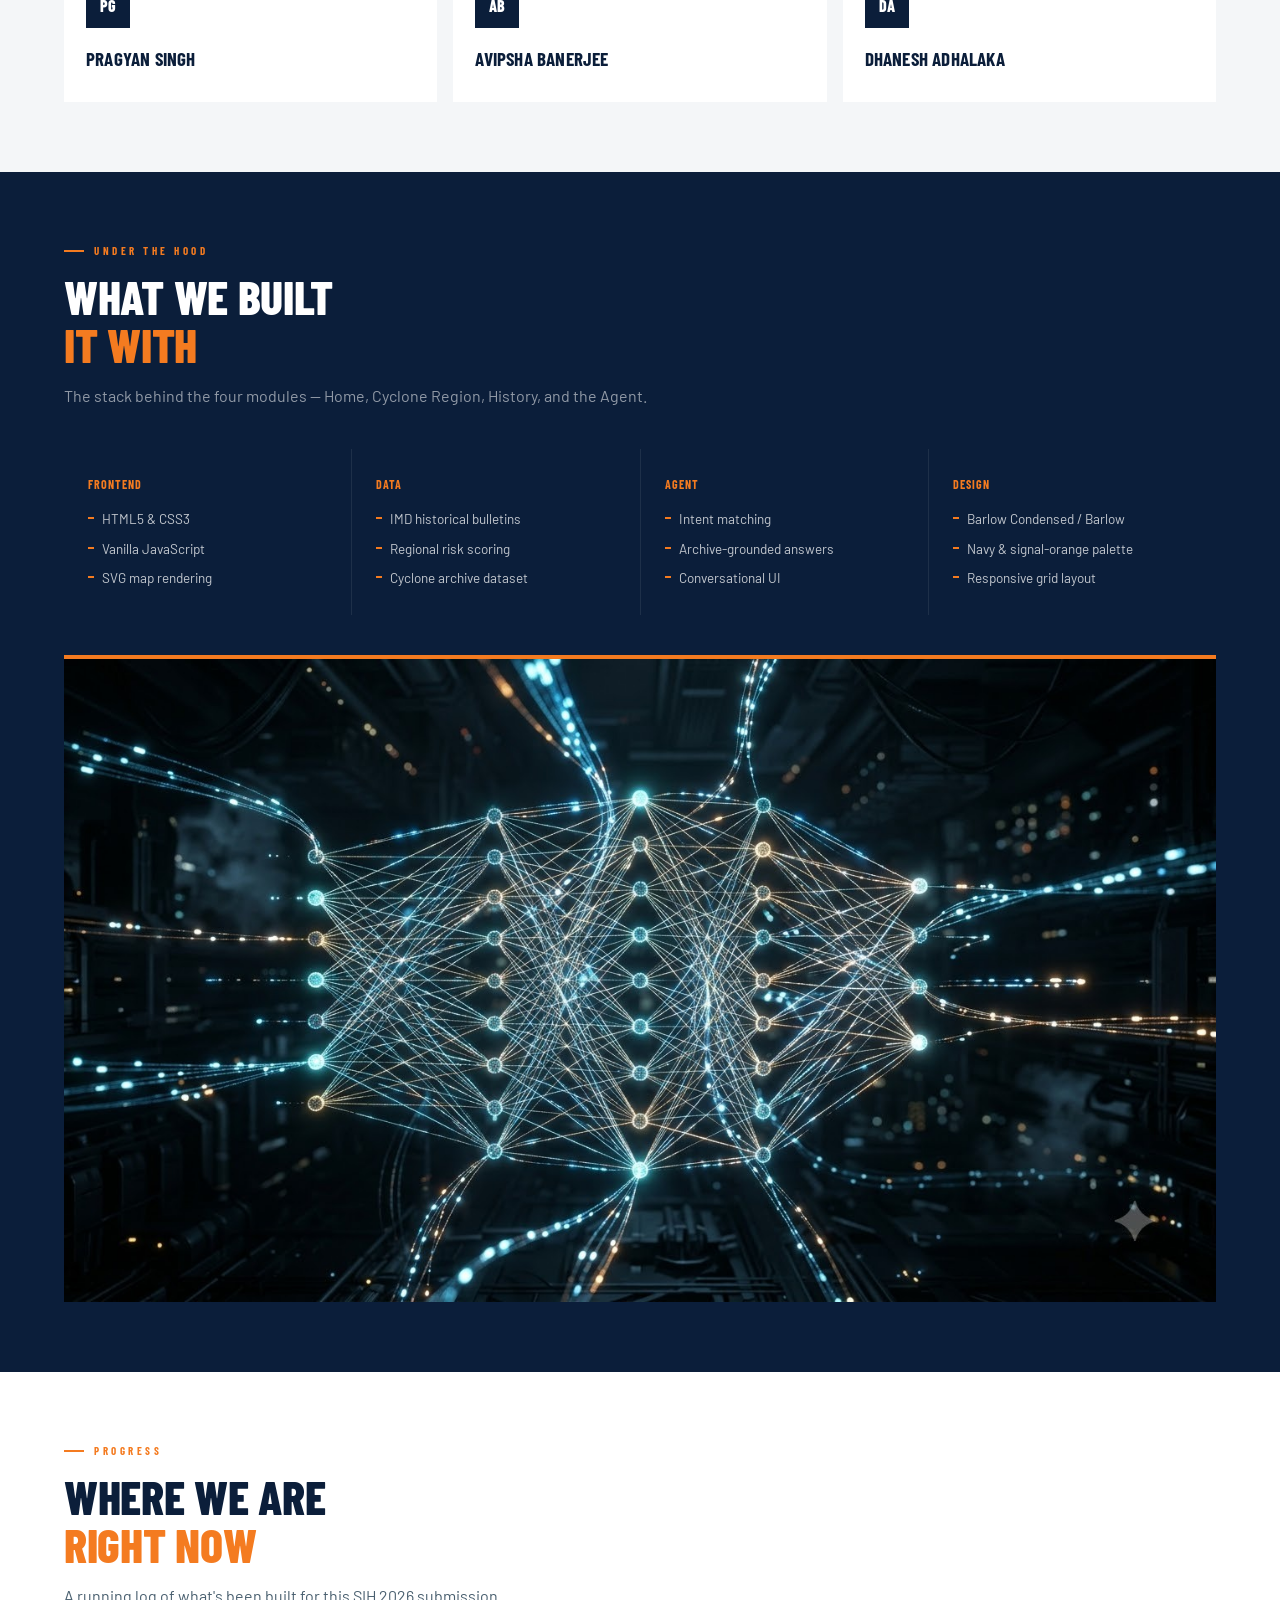
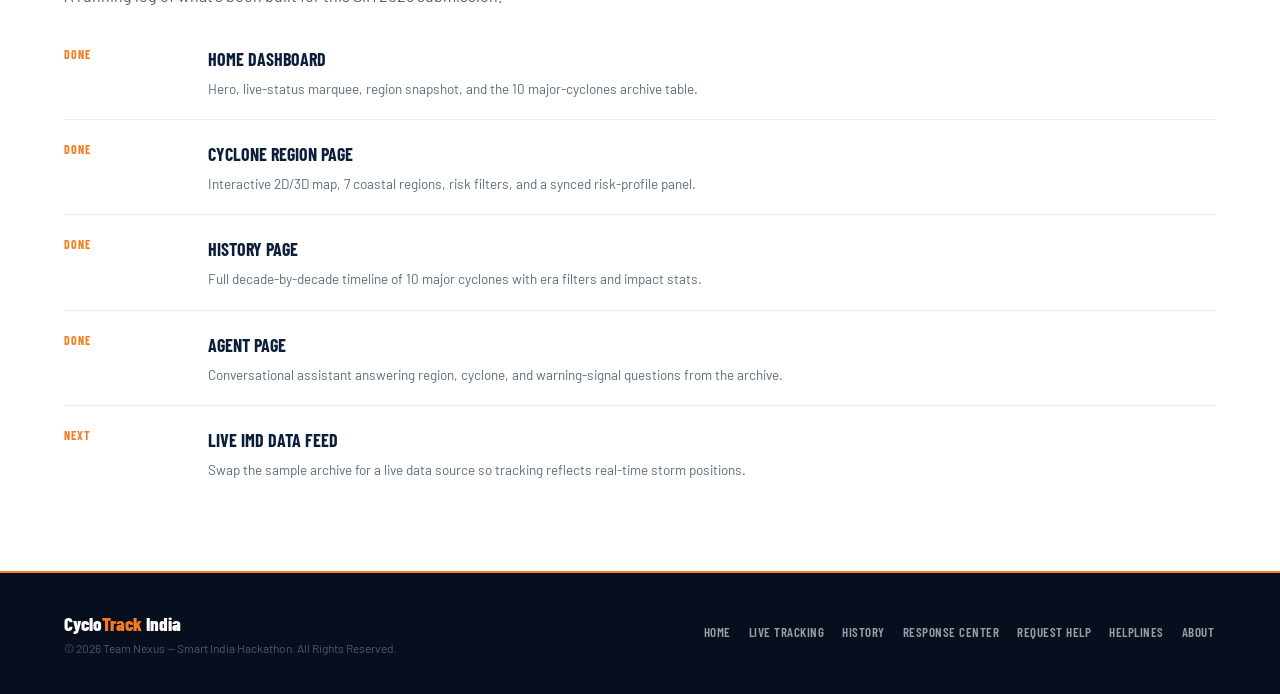
<file: frontend/about.html>
<!DOCTYPE html>
<html lang="en">

<head>
    <meta charset="UTF-8">
    <meta name="viewport" content="width=device-width, initial-scale=1.0">
    <title>About — CycloTrack India</title>
    <link
        href="https://fonts.googleapis.com/css2?family=Barlow+Condensed:wght@500;600;700;800&family=Barlow:wght@400;500;600&display=swap"
        rel="stylesheet">
    <link rel="stylesheet" href="assets/chatbot.css">
    <link rel="stylesheet" href="assets/emergency.css">
    <style>
        *,
        *::before,
        *::after {
            box-sizing: border-box;
            margin: 0;
            padding: 0;
        }

        :root {
            --navy: #0B1E3A;
            --navy-mid: #112444;
            --navy-dark: #070F1E;
            --charcoal: #1C2A3A;
            --orange: #F47B20;
            --orange-dark: #D9660E;
            --white: #FFFFFF;
            --off-white: #F4F6F8;
            --gray-light: #E8ECF0;
            --gray-mid: #9AAAB8;
            --text-body: #2D3E50;
            --font-head: 'Barlow Condensed', sans-serif;
            --font-body: 'Barlow', sans-serif;
        }

        html {
            scroll-behavior: smooth;
        }

        body {
            font-family: var(--font-body);
            color: var(--text-body);
            background: var(--white);
            line-height: 1.6;
            font-size: 16px;
        }

        /* HEADER / NAV */
        header {
            background: var(--navy-dark);
            padding: 0 5%;
            display: flex;
            align-items: center;
            justify-content: space-between;
            height: 64px;
            position: sticky;
            top: 0;
            z-index: 100;
            border-bottom: 2px solid var(--orange);
        }

        .logo {
            font-family: var(--font-head);
            font-weight: 800;
            font-size: 22px;
            color: var(--white);
            letter-spacing: .5px;
            text-decoration: none;
            cursor: pointer;
            transition: opacity .2s ease;
        }

        .logo:hover {
            opacity: .85;
        }

        .logo span {
            color: var(--orange);
        }

        nav {
            display: flex;
            gap: 22px;
            align-items: center;
        }

        nav a {
            font-family: var(--font-head);
            font-size: 15px;
            font-weight: 600;
            letter-spacing: .5px;
            color: rgba(255, 255, 255, .72);
            text-decoration: none;
            text-transform: uppercase;
            transition: color .25s ease;
            position: relative;
            padding: 6px 2px 8px;
            white-space: nowrap;
        }

        nav a::after {
            content: '';
            position: absolute;
            left: 50%;
            right: 50%;
            bottom: 0;
            height: 2px;
            background: var(--orange);
            transition: left .25s ease, right .25s ease;
        }

        nav a:hover,
        nav a.active {
            color: var(--orange);
        }

        nav a:hover::after,
        nav a.active::after {
            left: 0;
            right: 0;
        }

        .header-right {
            display: flex;
            align-items: center;
            gap: 18px;
        }

        .header-cta {
            background: var(--orange);
            color: var(--white);
            font-family: var(--font-head);
            font-weight: 700;
            font-size: 14px;
            letter-spacing: .8px;
            text-transform: uppercase;
            padding: 9px 20px;
            border: none;
            cursor: pointer;
            text-decoration: none;
        }

        .header-cta:hover {
            background: var(--orange-dark);
        }

        section {
            padding: 70px 5%;
        }

        .section-inner {
            max-width: 1200px;
            margin: 0 auto;
        }

        .section-tag {
            font-family: var(--font-head);
            font-size: 11px;
            letter-spacing: 3.5px;
            text-transform: uppercase;
            color: var(--orange);
            font-weight: 700;
            margin-bottom: 12px;
            display: flex;
            align-items: center;
            gap: 10px;
        }

        .section-tag::before {
            content: '';
            width: 20px;
            height: 2px;
            background: var(--orange);
            display: block;
        }

        .section-h2 {
            font-family: var(--font-head);
            font-weight: 800;
            font-size: clamp(30px, 4vw, 48px);
            text-transform: uppercase;
            color: var(--navy);
            line-height: 1.0;
            margin-bottom: 14px;
            letter-spacing: -.3px;
        }

        .section-h2 em {
            color: var(--orange);
            font-style: normal;
        }

        .section-lead {
            font-size: 16px;
            color: #4A6070;
            max-width: 620px;
            line-height: 1.7;
        }

        /* PAGE HERO */
        .page-hero {
            background: var(--navy-dark);
            padding: 48px 5% 40px;
            position: relative;
            overflow: hidden;
        }

        .page-hero::before {
            content: '';
            position: absolute;
            top: 0;
            right: 0;
            width: 38%;
            height: 100%;
            background-image: url('assets/pic3.jpeg');
            background-size: cover;
            background-position: center;
            opacity: .12;
            -webkit-mask-image: linear-gradient(to left, rgba(0, 0, 0, 1), rgba(0, 0, 0, 0));
            mask-image: linear-gradient(to left, rgba(0, 0, 0, 1), rgba(0, 0, 0, 0));
        }

        .page-hero-inner {
            position: relative;
            z-index: 2;
            max-width: 1200px;
            margin: 0 auto;
        }

        .breadcrumb {
            font-family: var(--font-head);
            font-size: 12px;
            font-weight: 600;
            letter-spacing: 1.5px;
            text-transform: uppercase;
            color: rgba(255, 255, 255, .4);
            margin-bottom: 18px;
        }

        .breadcrumb span {
            color: var(--orange);
        }

        .page-hero-h1 {
            font-family: var(--font-head);
            font-weight: 800;
            font-size: clamp(32px, 4.2vw, 50px);
            color: var(--white);
            text-transform: uppercase;
            line-height: .98;
            letter-spacing: -1px;
            margin-bottom: 14px;
        }

        .page-hero-h1 em {
            color: var(--orange);
            font-style: normal;
        }

        .page-hero-sub {
            font-size: 15.5px;
            color: rgba(255, 255, 255, .55);
            max-width: 620px;
            margin-bottom: 26px;
        }

        .hero-badge-row {
            display: flex;
            gap: 14px;
            flex-wrap: wrap;
        }

        .hero-badge {
            font-family: var(--font-head);
            font-size: 12px;
            font-weight: 700;
            letter-spacing: 1px;
            text-transform: uppercase;
            border: 1px solid rgba(255, 255, 255, .18);
            color: rgba(255, 255, 255, .7);
            padding: 8px 16px;
        }

        .hero-badge b {
            color: var(--orange);
        }

        /* PROBLEM / MISSION */
        .mission-bg {
            background: var(--white);
        }

        .mission-grid {
            display: grid;
            grid-template-columns: 1fr 1fr;
            gap: 50px;
            margin-top: 36px;
            align-items: start;
        }

        .mission-block-title {
            font-family: var(--font-head);
            font-size: 13px;
            font-weight: 700;
            letter-spacing: 1.5px;
            text-transform: uppercase;
            color: var(--orange);
            margin-bottom: 10px;
        }

        .mission-block-text {
            font-size: 15px;
            color: #4A6070;
            line-height: 1.75;
        }

        .mission-block+.mission-block {
            margin-top: 32px;
        }

        /* TEAM */
        .team-bg {
            background: var(--off-white);
        }

        .team-header-row {
            display: flex;
            justify-content: space-between;
            align-items: flex-end;
            flex-wrap: wrap;
            gap: 16px;
            margin-bottom: 36px;
        }

        .team-count {
            font-family: var(--font-head);
            font-size: 13px;
            font-weight: 700;
            letter-spacing: 1px;
            text-transform: uppercase;
            color: var(--navy);
            border: 1px solid var(--gray-light);
            background: var(--white);
            padding: 9px 16px;
        }

        .team-count b {
            color: var(--orange);
        }

        .team-grid {
            display: grid;
            grid-template-columns: repeat(3, 1fr);
            gap: 16px;
        }

        .team-card {
            background: var(--white);
            border: 0;
            border-top: 3px solid var(--navy);
            border-radius: 0;
            padding: 24px 22px;
            transition: .25s ease;
            cursor: pointer;
            text-align: left;
            width: 100%;
            font: inherit;
            color: inherit;
        }

        .team-card:hover {
            border-top-color: var(--orange);
            box-shadow: 0 4px 18px rgba(11, 30, 58, .08);
            transform: translateY(-2px);
        }

        .team-card:hover .team-name {
            color: var(--orange);
        }

        .team-card:focus-visible {
            outline: 2px solid var(--orange);
            outline-offset: 2px;
        }

        .team-avatar {
            width: 44px;
            height: 44px;
            background: var(--navy);
            color: var(--white);
            display: flex;
            align-items: center;
            justify-content: center;
            font-family: var(--font-head);
            font-weight: 800;
            font-size: 16px;
            margin-bottom: 16px;
        }

        .team-card:hover .team-avatar {
            background: var(--orange);
        }

        .team-name {
            font-family: var(--font-head);
            font-size: 19px;
            font-weight: 700;
            color: var(--navy);
            text-transform: uppercase;
            letter-spacing: .2px;
            margin-bottom: 4px;
        }

        .team-role {
            font-size: 12.5px;
            color: var(--orange);
            font-weight: 600;
            letter-spacing: .3px;
            margin-bottom: 14px;
        }

        .team-meta-row {
            display: flex;
            flex-direction: column;
            gap: 8px;
            padding-top: 14px;
            border-top: 1px solid var(--gray-light);
        }

        .team-meta {
            display: flex;
            justify-content: space-between;
            font-size: 12.5px;
        }

        .team-meta-lbl {
            color: #8FA1B0;
            text-transform: uppercase;
            letter-spacing: .4px;
            font-family: var(--font-head);
            font-weight: 700;
            font-size: 11px;
        }

        .team-meta-val {
            color: var(--text-body);
            font-weight: 500;
            text-align: right;
        }

        .team-stack {
            display: flex;
            flex-wrap: wrap;
            gap: 6px;
            margin-top: 12px;
        }

        .stack-pill {
            font-size: 11px;
            font-family: var(--font-head);
            font-weight: 700;
            letter-spacing: .3px;
            text-transform: uppercase;
            background: var(--off-white);
            color: var(--navy);
            padding: 4px 9px;
            border: 1px solid var(--gray-light);
        }

        /* TECH STACK strip */
        .stack-bg {
            background: var(--navy);
        }

        .stack-bg .section-h2 {
            color: var(--white);
        }

        .stack-bg .section-lead {
            color: rgba(255, 255, 255, .55);
        }

        .stack-cat-grid {
            display: grid;
            grid-template-columns: repeat(4, 1fr);
            gap: 1px;
            background: rgba(255, 255, 255, .08);
            margin-top: 40px;
        }

        .stack-cat {
            background: var(--navy);
            padding: 26px 24px;
        }

        .stack-cat-title {
            font-family: var(--font-head);
            font-size: 12px;
            font-weight: 700;
            letter-spacing: 1px;
            text-transform: uppercase;
            color: var(--orange);
            margin-bottom: 14px;
        }

        .stack-cat-items {
            display: flex;
            flex-direction: column;
            gap: 8px;
        }

        .stack-cat-item {
            font-size: 13.5px;
            color: rgba(255, 255, 255, .75);
            padding-left: 14px;
            position: relative;
        }

        .stack-cat-item::before {
            content: '';
            position: absolute;
            left: 0;
            top: 9px;
            width: 6px;
            height: 2px;
            background: var(--orange);
        }

        /* MILESTONES */
        .milestone-bg {
            background: var(--white);
        }

        .milestone-row {
            display: flex;
            flex-direction: column;
            gap: 0;
            margin-top: 36px;
        }

        .milestone-item {
            display: grid;
            grid-template-columns: 120px 1fr;
            gap: 24px;
            padding: 20px 0;
            border-bottom: 1px solid var(--gray-light);
        }

        .milestone-item:first-child {
            padding-top: 0;
        }

        .milestone-item:last-child {
            border-bottom: none;
        }

        .milestone-tag {
            font-family: var(--font-head);
            font-size: 12px;
            font-weight: 700;
            letter-spacing: 1px;
            text-transform: uppercase;
            color: var(--orange);
        }

        .milestone-title {
            font-family: var(--font-head);
            font-size: 18px;
            font-weight: 700;
            color: var(--navy);
            text-transform: uppercase;
            margin-bottom: 4px;
        }

        .milestone-desc {
            font-size: 13.5px;
            color: #5A6E7E;
        }

        footer {
            background: var(--navy-dark);
            padding: 36px 5%;
            border-top: 2px solid var(--orange);
        }

        .footer-inner {
            max-width: 1200px;
            margin: 0 auto;
            display: flex;
            justify-content: space-between;
            align-items: center;
            flex-wrap: wrap;
            gap: 16px;
        }

        .footer-logo {
            font-family: var(--font-head);
            font-size: 19px;
            font-weight: 800;
            color: var(--white);
        }

        .footer-logo span {
            color: var(--orange);
        }

        .footer-copy {
            font-size: 12px;
            color: rgba(255, 255, 255, .3);
        }

        .footer-nav {
            display: flex;
            flex-wrap: wrap;
            gap: 14px;
            align-items: center;
        }

        .footer-nav a {
            color: rgba(255, 255, 255, .6);
            text-decoration: none;
            font-size: 13px;
            text-transform: uppercase;
            font-family: var(--font-head);
            letter-spacing: .5px;
        }

        .footer-nav a:hover {
            color: var(--orange);
        }

        /* CONTRIBUTIONS */
        .contrib-bg {
            background: var(--white);
        }

        .contrib-grid {
            display: grid;
            grid-template-columns: 1fr 1fr;
            gap: 20px;
            margin-top: 36px;
            align-items: stretch;
        }

        .contrib-card {
            background: var(--white);
            border: 1px solid var(--gray-light);
            border-top: 3px solid var(--navy);
            border-radius: 8px;
            padding: 26px 24px;
            box-shadow: 0 2px 12px rgba(11, 30, 58, .05);
            transition: transform .25s ease, border-color .25s ease, box-shadow .25s ease;
        }

        .contrib-card:hover {
            transform: translateY(-4px);
            border-top-color: var(--orange);
            border-left-color: var(--orange);
            box-shadow: 0 10px 28px rgba(11, 30, 58, .12);
        }

        .contrib-head {
            padding-bottom: 14px;
            margin-bottom: 18px;
            border-bottom: 1px solid var(--gray-light);
        }

        .contrib-name {
            font-family: var(--font-head);
            font-size: 20px;
            font-weight: 700;
            color: var(--navy);
            text-transform: uppercase;
            letter-spacing: .2px;
            margin-bottom: 3px;
        }

        .contrib-roll {
            font-family: var(--font-head);
            font-size: 12px;
            font-weight: 700;
            letter-spacing: .6px;
            text-transform: uppercase;
            color: var(--orange);
            margin-bottom: 10px;
        }

        .contrib-block {
            margin-bottom: 16px;
        }

        .contrib-block:last-child {
            margin-bottom: 0;
        }

        .contrib-label {
            font-family: var(--font-head);
            font-size: 11px;
            font-weight: 700;
            letter-spacing: 1.2px;
            text-transform: uppercase;
            color: var(--orange);
            margin-bottom: 7px;
            padding-bottom: 4px;
            border-bottom: 2px solid var(--orange);
            display: inline-block;
        }

        .contrib-text {
            font-size: 14px;
            color: #4A6070;
            line-height: 1.7;
        }

        .contrib-email {
            color: var(--orange-dark);
            text-decoration: none;
            font-weight: 600;
            border-bottom: 1px dashed rgba(217, 102, 14, .45);
            transition: color .2s ease, border-color .2s ease;
            word-break: break-all;
        }

        .contrib-email:hover {
            color: var(--orange);
            border-color: var(--orange);
        }

        .contrib-stack {
            display: flex;
            flex-wrap: wrap;
            gap: 6px;
        }

        @media (max-width:640px) {
            .contrib-grid {
                grid-template-columns: 1fr;
            }
        }

        @media (max-width:1024px) {
            .mission-grid {
                grid-template-columns: 1fr;
                gap: 36px;
            }

            .team-grid {
                grid-template-columns: 1fr 1fr;
            }

            .stack-cat-grid {
                grid-template-columns: 1fr 1fr;
            }

            nav {
                display: none;
            }
        }

        @media (max-width:640px) {
            .team-grid {
                grid-template-columns: 1fr;
            }

            .stack-cat-grid {
                grid-template-columns: 1fr;
            }

            .milestone-item {
                grid-template-columns: 1fr;
                gap: 6px;
            }
        }

        .hamburger {
            display: flex;
            flex-direction: column;
            justify-content: center;
            gap: 5px;
            width: 32px;
            height: 32px;
            background: transparent;
            border: none;
            cursor: pointer;
            padding: 0;
        }

        .hamburger span {
            display: block;
            width: 22px;
            height: 2px;
            background: var(--white);
            transition: .2s;
        }

        .hamburger.open span:nth-child(1) {
            transform: translateY(7px) rotate(45deg);
        }

        .hamburger.open span:nth-child(2) {
            opacity: 0;
        }

        .hamburger.open span:nth-child(3) {
            transform: translateY(-7px) rotate(-45deg);
        }

        .mobile-menu {
            position: fixed;
            top: 64px;
            left: 0;
            right: 0;
            background: var(--navy-dark);
            border-bottom: 2px solid var(--orange);
            z-index: 99;
            max-height: 0;
            overflow: hidden;
            opacity: 0;
            visibility: hidden;
            transform: translateY(-10px);
            transition: max-height .32s ease, opacity .28s ease, transform .28s ease, visibility .28s;
        }

        .mobile-menu.open {
            max-height: 440px;
            opacity: 1;
            visibility: visible;
            transform: translateY(0);
        }

        .mobile-menu a {
            font-family: var(--font-head);
            font-size: 16px;
            font-weight: 600;
            letter-spacing: .5px;
            color: rgba(255, 255, 255, .75);
            text-decoration: none;
            text-transform: uppercase;
            padding: 16px 5%;
            border-bottom: 1px solid rgba(255, 255, 255, .08);
            opacity: 0;
            transform: translateY(-8px);
            transition: opacity .28s ease, transform .28s ease;
        }

        .mobile-menu.open a {
            opacity: 1;
            transform: translateY(0);
        }

        .mobile-menu.open a:nth-child(1) { transition-delay: .04s; }
        .mobile-menu.open a:nth-child(2) { transition-delay: .09s; }
        .mobile-menu.open a:nth-child(3) { transition-delay: .14s; }
        .mobile-menu.open a:nth-child(4) { transition-delay: .19s; }

        .mobile-menu a.active {
            color: var(--orange);
        }

        /* Desktop: inline nav visible, hamburger hidden */
        @media (min-width: 1025px) {
            nav.main-nav {
                display: flex;
            }

            .hamburger {
                display: none;
            }

            .mobile-menu {
                display: none;
            }
        }

        @media (max-width: 1024px) {
            nav.main-nav {
                display: none;
            }

            .hamburger {
                display: flex;
            }
        }

        @media (min-width: 1025px) and (max-width: 1180px) {
            nav.main-nav {
                gap: 18px;
            }

            nav.main-nav a {
                font-size: 14px;
            }
        }

/* TEAM MODAL */
        body.modal-open {
            overflow: hidden;
        }

        .modal-overlay {
            position: fixed;
            inset: 0;
            background: rgba(7, 15, 30, .66);
            display: flex;
            align-items: center;
            justify-content: center;
            padding: 24px;
            z-index: 2000;
            opacity: 0;
            visibility: hidden;
            transition: opacity .25s ease, visibility .25s;
        }

        .modal-overlay.open {
            opacity: 1;
            visibility: visible;
        }

        .team-modal {
            width: 84%;
            max-width: 900px;
            background: var(--white);
            border-top: 4px solid var(--orange);
            border-radius: 8px;
            box-shadow: 0 22px 60px rgba(7, 15, 30, .5);
            overflow: hidden;
            transform: translateY(14px) scale(.97);
            opacity: 0;
            transition: transform .25s ease, opacity .25s ease;
        }

        .modal-overlay.open .team-modal {
            transform: translateY(0) scale(1);
            opacity: 1;
        }

        .modal-head {
            display: flex;
            justify-content: flex-end;
            padding: 12px 16px 0;
        }

        .modal-close {
            background: var(--off-white);
            border: 1px solid var(--gray-light);
            color: var(--navy);
            width: 34px;
            height: 34px;
            border-radius: 50%;
            font-size: 16px;
            line-height: 1;
            cursor: pointer;
            transition: background .2s ease, color .2s ease, border-color .2s ease;
            display: flex;
            align-items: center;
            justify-content: center;
        }

        .modal-close:hover {
            background: var(--orange);
            border-color: var(--orange);
            color: var(--white);
        }

        .modal-scroll {
            max-height: 82vh;
            overflow-y: auto;
            padding: 4px 30px 32px;
        }

        .modal-profile {
            display: flex;
            align-items: center;
            gap: 18px;
            padding-bottom: 20px;
            margin-bottom: 8px;
            border-bottom: 2px solid var(--navy);
        }

        .modal-avatar {
            width: 64px;
            height: 64px;
            flex: 0 0 64px;
            background: var(--navy);
            color: var(--white);
            display: flex;
            align-items: center;
            justify-content: center;
            font-family: var(--font-head);
            font-weight: 800;
            font-size: 22px;
        }

        .modal-name {
            font-family: var(--font-head);
            font-size: 24px;
            font-weight: 800;
            color: var(--navy);
            text-transform: uppercase;
            letter-spacing: .3px;
        }

        .modal-roll {
            font-family: var(--font-head);
            font-size: 12px;
            font-weight: 700;
            letter-spacing: .6px;
            text-transform: uppercase;
            color: var(--orange);
            margin-top: 2px;
        }

        .modal-email {
            font-size: 13.5px;
            color: var(--text-body);
            margin-top: 6px;
        }

        .modal-email a {
            color: var(--orange-dark);
            text-decoration: none;
            font-weight: 600;
            border-bottom: 1px dashed rgba(217, 102, 14, .45);
            transition: color .2s ease, border-color .2s ease;
            word-break: break-all;
        }

        .modal-email a:hover {
            color: var(--orange);
            border-color: var(--orange);
        }

        .modal-block {
            margin-top: 22px;
        }

        .modal-label {
            font-family: var(--font-head);
            font-size: 11px;
            font-weight: 700;
            letter-spacing: 1.3px;
            text-transform: uppercase;
            color: var(--orange);
            margin-bottom: 8px;
            padding-bottom: 4px;
            border-bottom: 2px solid var(--orange);
            display: inline-block;
        }

        .modal-text {
            font-size: 14px;
            color: #3E5164;
            line-height: 1.75;
        }

        .modal-stack {
            display: flex;
            flex-wrap: wrap;
            gap: 6px;
        }

        .modal-empty {
            margin-top: 22px;
            font-size: 14px;
            color: var(--gray-mid);
            font-style: italic;
        }

        @media (max-width: 900px) {
            .team-modal {
                width: 92%;
            }
        }

        @media (max-width: 600px) {
            .modal-overlay {
                padding: 12px;
            }

            .team-modal {
                width: 94%;
            }

            .modal-scroll {
                padding: 4px 18px 24px;
            }

            .modal-profile {
                flex-direction: column;
                align-items: flex-start;
            }

            .modal-name {
                font-size: 20px;
            }
        }
    </style>
</head>

<body>

    <a class="skip-link" href="#main">Skip to main content</a>

    <div class="emergency-bar" role="region" aria-label="Emergency information">
        <span>🚨 In an emergency, dial <a href="tel:112" class="eb-dial">112</a></span>
        <span class="eb-links">
            <a href="helplines.html">Helplines</a>
            <a href="report.html" class="eb-cta">Request Help</a>
        </span>
    </div>

    <header>
        <a href="index.html" class="logo">Cyclo<span>Track</span> India</a>
        <div class="header-right">
            <nav class="main-nav" aria-label="Primary">
                <a href="index.html">Home</a>
                <a href="cyclone_region.html">Live Tracking</a>
                <a href="response-center.html">Response Center</a>
                <a href="cyclone_region.html#evolution">Prediction</a>
                <a href="report.html">Report / Request Help</a>
                <a href="helplines.html">Helplines</a>
                <a href="about.html" class="active">About</a>
            </nav>
            <a href="#team" class="header-cta">Meet The Team</a>
            <button class="hamburger" id="hamburgerBtn" aria-label="Menu"><span></span><span></span><span></span></button>
        </div>
    </header>
    <div class="mobile-menu" id="mobileMenu">
            <a href="index.html">Home</a>
            <a href="cyclone_region.html">Live Tracking</a>
            <a href="response-center.html">Response Center</a>
            <a href="cyclone_region.html#evolution">Prediction</a>
            <a href="report.html">Report / Request Help</a>
            <a href="helplines.html">Helplines</a>
            <a href="about.html" class="active">About</a>
    </div>


    <div class="page-hero" id="main">
        <div class="page-hero-inner">
            <p class="breadcrumb">Home <span>/</span> About</p>
            <h1 class="page-hero-h1">Built By <em>Team Nexus</em></h1>
            <p class="page-hero-sub">CycloTrack India is our Smart India Hackathon 2026 submission under the Disaster
                Management theme — a dashboard that maps, tracks, and archives cyclone risk across the Indian coastline.
            </p>
            <div class="hero-badge-row">
                <span class="hero-badge">Team <b>Nexus</b></span>
                <span class="hero-badge">SIH <b>2026</b></span>
                <span class="hero-badge">Theme: <b>Disaster Management</b></span>
                <span class="hero-badge"><b>4</b> Core Modules</span>
            </div>
        </div>
    </div>

    <section class="mission-bg">
        <div class="section-inner">
            <span class="section-tag">The Project</span>
            <h2 class="section-h2">Why We're<br><em>Building This</em></h2>
            <p class="section-lead">India's coastline sees some of the most destructive cyclones on Earth, but risk
                data, historical records, and live tracking are usually scattered across different agencies and formats.
            </p>
            <div class="mission-grid">
                <div>
                    <div class="mission-block">
                        <div class="mission-block-title">The Problem</div>
                        <p class="mission-block-text">Coastal communities, planners, and researchers often have to piece
                            together cyclone risk from multiple sources — IMD bulletins, historical news archives, and
                            static reports — with no single place to see a region's risk, a storm's history, and live
                            tracking together.</p>
                    </div>
                    <div class="mission-block">
                        <div class="mission-block-title">Our Approach</div>
                        <p class="mission-block-text">CycloTrack India brings live tracking, a region-by-region risk
                            map, and a 50-year historical archive into one dashboard, with a built-in agent so anyone
                            can ask a plain-language question and get an answer grounded in the data.</p>
                    </div>
                </div>
                <div>
                    <div class="mission-block">
                        <div class="mission-block-title">Who It's For</div>
                        <p class="mission-block-text">Built for the people who need coastal risk information fastest:
                            disaster management authorities, researchers, students, and residents of India's
                            cyclone-prone coastal states.</p>
                    </div>
                    <div class="mission-block">
                        <div class="mission-block-title">What's Inside</div>
                        <p class="mission-block-text">Four core modules — Home, Cyclone Region, History, and the Agent —
                            cover live monitoring, regional risk scoring, a decade-by-decade archive of major cyclones,
                            and a conversational way to query all of it.</p>
                    </div>
                </div>
            </div>
        </div>
    </section>

    <section class="team-bg" id="team">
        <div class="section-inner">
            <div class="team-header-row">
                <div>
                    <span class="section-tag">The Team</span>
                    <h2 class="section-h2">Meet <em>Team Nexus</em></h2>
                </div>
                <span class="team-count">Team Size: <b>6</b></span>
            </div>
            <p class="section-lead" style="margin-bottom:36px;">The six-member team behind CycloTrack India — collaborating across cyclone data, live mapping, and the web experience for Smart India Hackathon 2026.</p>
            <div class="team-grid">
                <button class="team-card" type="button" data-member="pratyaksh" aria-label="View Pratyaksh Srivastava details">
                    <div class="team-avatar">PS</div>
                    <div class="team-name">Pratyaksh Srivastava</div>
                </button>
                <button class="team-card" type="button" data-member="anshul" aria-label="View Anshul Vats details">
                    <div class="team-avatar">AV</div>
                    <div class="team-name">Anshul Vats</div>
                </button>
                <button class="team-card" type="button" data-member="yuvraj" aria-label="View Yuvraj Anand details">
                    <div class="team-avatar">YA</div>
                    <div class="team-name">Yuvraj Anand</div>
                </button>
                <button class="team-card" type="button" data-member="pragyan" aria-label="View Pragyan Singh details">
                    <div class="team-avatar">PG</div>
                    <div class="team-name">Pragyan Singh</div>
                </button>
                <button class="team-card" type="button" data-member="avipsha" aria-label="View Avipsha Banerjee details">
                    <div class="team-avatar">AB</div>
                    <div class="team-name">Avipsha Banerjee</div>
                </button>
                <button class="team-card" type="button" data-member="dhanesh" aria-label="View Dhanesh Adhalaka details">
                    <div class="team-avatar">DA</div>
                    <div class="team-name">Dhanesh Adhalaka</div>
                </button>
            </div>
        </div>
    </section>

    <section class="stack-bg">
        <div class="section-inner">
            <span class="section-tag" style="color:var(--orange);">Under The Hood</span>
            <h2 class="section-h2">What We Built<br><em>It With</em></h2>
            <p class="section-lead">The stack behind the four modules — Home, Cyclone Region, History, and the Agent.
            </p>
            <div class="stack-cat-grid">
                <div class="stack-cat">
                    <div class="stack-cat-title">Frontend</div>
                    <div class="stack-cat-items">
                        <div class="stack-cat-item">HTML5 &amp; CSS3</div>
                        <div class="stack-cat-item">Vanilla JavaScript</div>
                        <div class="stack-cat-item">SVG map rendering</div>
                    </div>
                </div>
                <div class="stack-cat">
                    <div class="stack-cat-title">Data</div>
                    <div class="stack-cat-items">
                        <div class="stack-cat-item">IMD historical bulletins</div>
                        <div class="stack-cat-item">Regional risk scoring</div>
                        <div class="stack-cat-item">Cyclone archive dataset</div>
                    </div>
                </div>
                <div class="stack-cat">
                    <div class="stack-cat-title">Agent</div>
                    <div class="stack-cat-items">
                        <div class="stack-cat-item">Intent matching</div>
                        <div class="stack-cat-item">Archive-grounded answers</div>
                        <div class="stack-cat-item">Conversational UI</div>
                    </div>
                </div>
                <div class="stack-cat">
                    <div class="stack-cat-title">Design</div>
                    <div class="stack-cat-items">
                        <div class="stack-cat-item">Barlow Condensed / Barlow</div>
                        <div class="stack-cat-item">Navy &amp; signal-orange palette</div>
                        <div class="stack-cat-item">Responsive grid layout</div>
                    </div>
                </div>
            </div>

            <div style="margin-top:40px; border-top:4px solid var(--orange); overflow:hidden;">
                <img src="assets/pic3.jpeg" alt="Neural network visualization representing the data pipeline"
                    style="width:100%; display:block;">
            </div>
        </div>
    </section>

    <section class="milestone-bg">
        <div class="section-inner">
            <span class="section-tag">Progress</span>
            <h2 class="section-h2">Where We Are<br><em>Right Now</em></h2>
            <p class="section-lead">A running log of what's been built for this SIH 2026 submission.</p>
            <div class="milestone-row">
                <div class="milestone-item">
                    <span class="milestone-tag">Done</span>
                    <div>
                        <div class="milestone-title">Home Dashboard</div>
                        <p class="milestone-desc">Hero, live-status marquee, region snapshot, and the 10 major-cyclones
                            archive table.</p>
                    </div>
                </div>
                <div class="milestone-item">
                    <span class="milestone-tag">Done</span>
                    <div>
                        <div class="milestone-title">Cyclone Region Page</div>
                        <p class="milestone-desc">Interactive 2D/3D map, 7 coastal regions, risk filters, and a synced
                            risk-profile panel.</p>
                    </div>
                </div>
                <div class="milestone-item">
                    <span class="milestone-tag">Done</span>
                    <div>
                        <div class="milestone-title">History Page</div>
                        <p class="milestone-desc">Full decade-by-decade timeline of 10 major cyclones with era filters
                            and impact stats.</p>
                    </div>
                </div>
                <div class="milestone-item">
                    <span class="milestone-tag">Done</span>
                    <div>
                        <div class="milestone-title">Agent Page</div>
                        <p class="milestone-desc">Conversational assistant answering region, cyclone, and warning-signal
                            questions from the archive.</p>
                    </div>
                </div>
                <div class="milestone-item">
                    <span class="milestone-tag">Next</span>
                    <div>
                        <div class="milestone-title">Live IMD Data Feed</div>
                        <p class="milestone-desc">Swap the sample archive for a live data source so tracking reflects
                            real-time storm positions.</p>
                    </div>
                </div>
            </div>
        </div>
    </section>

    <footer>
        <div class="footer-inner">
            <div>
                <div class="footer-logo">Cyclo<span>Track</span> India</div>
                <p class="footer-copy">&copy; 2026 Team Nexus — Smart India Hackathon. All Rights Reserved.</p>
            </div>
            <nav class="footer-nav" aria-label="Footer">
                <a href="index.html">Home</a>
                <a href="cyclone_region.html">Live Tracking</a>
                <a href="history.html">History</a>
                <a href="response-center.html">Response Center</a>
                <a href="report.html">Request Help</a>
                <a href="helplines.html">Helplines</a>
                <a href="about.html">About</a>
            </nav>
        </div>
    </footer>


    <script>
        (function () {
            var btn = document.getElementById('hamburgerBtn');
            var menu = document.getElementById('mobileMenu');
            if (!btn || !menu) return;
            btn.addEventListener('click', function () {
                btn.classList.toggle('open');
                menu.classList.toggle('open');
            });
            menu.querySelectorAll('a').forEach(function (a) {
                a.addEventListener('click', function () {
                    btn.classList.remove('open');
                    menu.classList.remove('open');
                });
            });
        })();
    </script>
<!-- TEAM MEMBER MODAL -->
    <div class="modal-overlay" id="teamModalOverlay" aria-hidden="true">
        <div class="team-modal" role="dialog" aria-modal="true" aria-labelledby="teamModalName" tabindex="-1">
            <div class="modal-head">
                <button class="modal-close" id="teamModalClose" type="button" aria-label="Close team member details">&times;</button>
            </div>
            <div class="modal-scroll" id="teamModalBody"></div>
        </div>
    </div>

    <script>
        (function () {
            var TEAM = {
                pratyaksh: {
                    initials: 'PS',
                    name: 'Pratyaksh Srivastava',
                    roll: '24155040',
                    email: null,
                    stack: [],
                    contribution: "I was responsible for the AI/ML part of the project, where I worked on designing the overall workflow for cyclone detection, pattern classification, intensity prediction, and trajectory forecasting using satellite images, weather data, and historical cyclone records. I also worked on data preprocessing and integrating different ML components into a unified pipeline. Additionally, I contributed to building an AI-powered chatbot that helps users understand cyclone information, prediction results, risk levels, and system analysis in a simple and interactive manner.",
                    challenge: "The main challenges I faced were handling data collected from different sources and formats, dealing with missing, inconsistent, and unbalanced data, and preparing it properly for machine learning models. Predicting cyclone trajectories was also challenging because cyclone movement continuously changes due to various environmental conditions. Another challenge was integrating multiple ML models into a single workflow and ensuring smooth communication with the backend. Building a chatbot that could understand user queries and explain complex predictions clearly was also challenging."
                },
                anshul: {
                    initials: 'AV',
                    name: 'Anshul Vats',
                    roll: '24156203',
                    email: '24156203@kiit.ac.in',
                    stack: ['HTML', 'CSS', 'JavaScript'],
                    contribution: 'Frontend Development',
                    situation: "While working as a Front-End Contributor, I faced difficulty in finding suitable themes, photos, and assets for our project.",
                    task: "I needed to collect assets that matched our project's design and made the website look attractive and consistent.",
                    action: "I searched through different sources, compared various themes and images, and selected the ones that best matched our project requirements. I also made sure the assets were suitable for the overall UI design."
                },
                pragyan: {
                    initials: 'PG',
                    name: 'Pragyan Singh',
                    roll: '2430048',
                    email: '2430048@kiit.ac.in',
                    stack: ['HTML', 'CSS', 'JavaScript'],
                    contribution: 'Frontend Development',
                    situation: "While working on CycloTrack India, we needed an interactive map of India's coastline to show cyclone activity and wind turbulence across different regions.",
                    task: "My role was to make the map responsive and connect it with the region-wise risk information, while keeping the interface smooth and easy to understand.",
                    action: "I explored both SVG and Canvas approaches and mapped 7 coastal regions using coordinates. I then used HTML, CSS, and JavaScript to add risk indicators and hotspot visuals. One challenge I faced was that the markers were not staying in the correct position on different screen sizes, so I improved the positioning logic to make the map responsive.",
                    result: "I was able to build a responsive map with synchronized risk indicators and hotspot visuals, making it easier for users to quickly understand which coastal regions are at higher cyclone risk."
                },
                yuvraj: { 
                    initials: 'PG',
                    name: 'Yuvraj Anand',
                    roll: '2428046',
                    email: '2428046@kiit.ac.in',
                    stack: ['FastAPI', 'Pydantic', 'PostgreSQL', 'PostGIS', 'SQLAlchemy'],
                    contribution: 'Developed FastAPI backend with PostgreSQL/PostGIS and SQLAlchemy.Created APIs for frontend–backend communication. Implemented interactive cyclone maps, tracks, prediction paths, markers, and timeline controls. Integrated map data with dashboard charts and prediction components.',
                    problem: 'Synchronizing geospatial data with the map. Handling dynamic cyclone tracks and animations. Integrating APIs with frontend components. Maintaining consistent data between database, backend, and map.'
                },
                avipsha: { 
                    initials: 'AB', 
                    name: 'Avipsha Banerjee',
                    roll: '24155018',
                    email: '24155018@kiit.ac.in',
                    stack: ['Numpy','Pandas','Matplotlib','scikit-learn'],
                    contribution: 'My Role was to identify datasets for the patterns and classification used in Cyclone idetification. Data cleaning and Visualisation for the map. Selection and segregation for the ML models to be used for preduction and analysis.',
                    problem: 'Since it is Supervised ML learning so there was huge traffficing and distortion in the data understanding and analysis. I faced problems in comaparitivie analysis of the ML  models used',
                },
                dhanesh: { 
                    initials: 'DA', 
                    name: 'Dhanesh Adhalaka',
                    roll: '24156204',
                    email: '24156204@kiit.ac.in',
                    situation: 'During final integration, frontend, backend, and ML modules — though individually functional — werent fully connected into a complete end-to-end workflow.',
                    task: 'Ensure the backend was functional, connect it to the cloud database, expose the required APIs, and prepare it for integration with the frontend and ML model before the hackathon presentation.',
                    action: 'Migrated the backend from a temporary H2 database to Supabase PostgreSQL, built and fixed Spring Boot controllers, services, repositories, and entities, imported the historical cyclone dataset, debugged authentication and API issues, and verified endpoints (/health, /history, /upload) to confirm integration-readiness',
                    result: 'Delivered a fully operational backend with a live cloud database and working REST APIs. While some frontend integration remained for future work, the core backend infrastructure was stable and demo-ready — and he took away the importance of setting integration checkpoints early in team projects.'
                }
            };
var overlay = document.getElementById('teamModalOverlay');
            var body = document.getElementById('teamModalBody');
            var closeBtn = document.getElementById('teamModalClose');
            if (!overlay || !body || !closeBtn) return;

            var lastFocused = null;

            function block(label, content) {
                return '<div class="modal-block"><div class="modal-label">' + label +
                    '</div><div class="modal-text">' + content + '</div></div>';
            }

            function openMember(id) {
                var m = TEAM[id];
                if (!m) return;
                lastFocused = document.activeElement;

                var html = '';
                html += '<div class="modal-profile">';
                html += '<div class="modal-avatar">' + m.initials + '</div>';
                html += '<div><div class="modal-name" id="teamModalName">' + m.name + '</div>';
                if (m.roll) html += '<div class="modal-roll">Roll No: ' + m.roll + '</div>';
                if (m.email) {
                    html += '<div class="modal-email">Email: <a href="mailto:' + m.email + '">' + m.email + '</a></div>';
                }
                html += '</div></div>';

                if (m.empty) {
                    html += '<p class="modal-empty">Profile details for ' + m.name + ' will be added here.</p>';
                }

                if (m.stack && m.stack.length) {
                    var pills = m.stack.map(function (s) { return '<span class="stack-pill">' + s + '</span>'; }).join('');
                    html += block('Tech Stack', '<div class="modal-stack">' + pills + '</div>');
                }
                if (m.contribution) html += block('Contribution', m.contribution);
                if (m.challenge) html += block('Challenges Faced', m.challenge);
                if (m.situation) html += block('Situation', m.situation);
                if (m.task) html += block('Task', m.task);
                if (m.action) html += block('Action', m.action);
                if (m.result) html += block('Result', m.result);

                body.innerHTML = html;

                overlay.classList.add('open');
                overlay.setAttribute('aria-hidden', 'false');
                document.body.classList.add('modal-open');

                var focusables = overlay.querySelectorAll('a, button');
                (focusables.length ? focusables[0] : closeBtn).focus();
            }

            function closeMember() {
                overlay.classList.remove('open');
                overlay.setAttribute('aria-hidden', 'true');
                document.body.classList.remove('modal-open');
                if (lastFocused && lastFocused.focus) lastFocused.focus();
            }

            document.querySelectorAll('.team-card').forEach(function (card) {
                card.addEventListener('click', function () {
                    openMember(this.dataset.member);
                });
            });

            closeBtn.addEventListener('click', closeMember);

            overlay.addEventListener('click', function (e) {
                if (e.target === overlay) closeMember();
            });

            document.addEventListener('keydown', function (e) {
                if (e.key === 'Escape' && overlay.classList.contains('open')) {
                    closeMember();
                }
                if (e.key === 'Tab' && overlay.classList.contains('open')) {
                    var focusables = overlay.querySelectorAll('a, button');
                    if (!focusables.length) return;
                    var first = focusables[0];
                    var last = focusables[focusables.length - 1];
                    if (e.shiftKey && document.activeElement === first) {
                        e.preventDefault();
                        last.focus();
                    } else if (!e.shiftKey && document.activeElement === last) {
                        e.preventDefault();
                        first.focus();
                    }
                }
            });
        })();
    </script>
    <script src="assets/chatbot.js" defer></script>
</body>

</html>
</file>
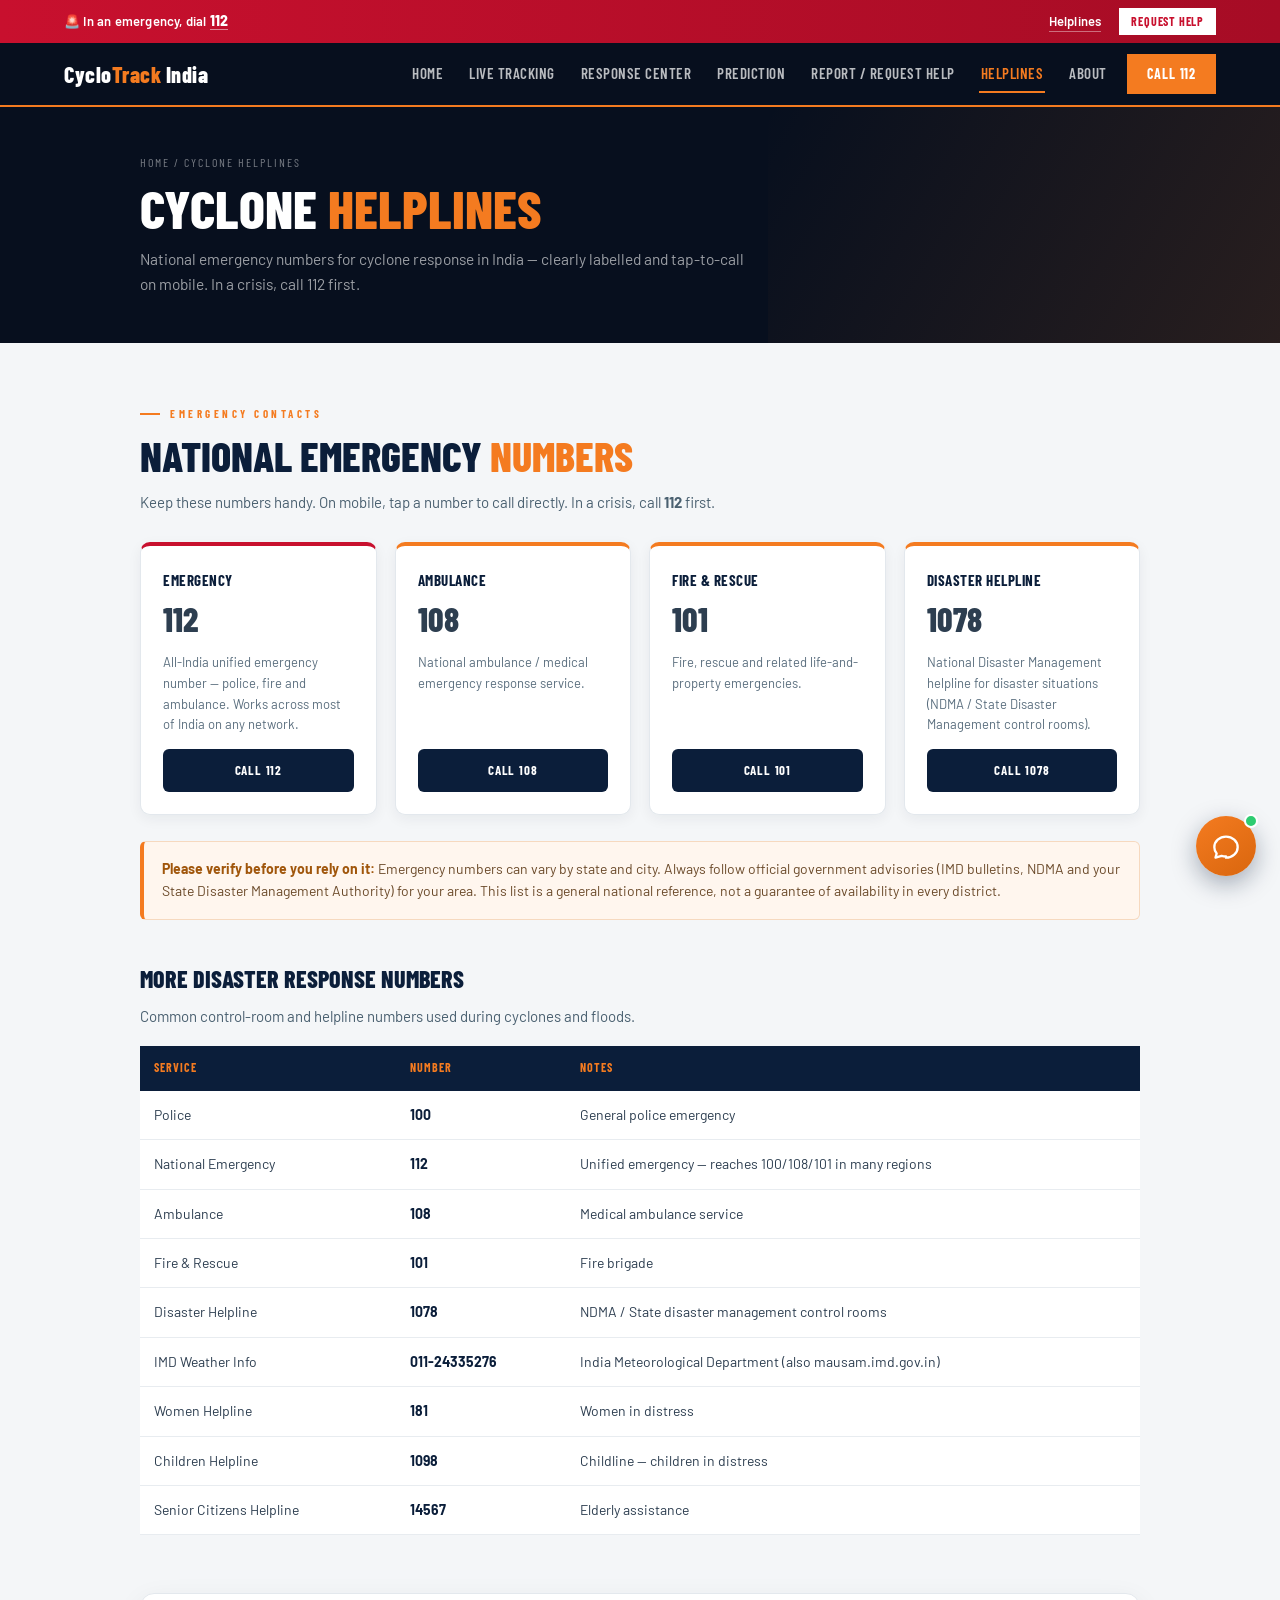
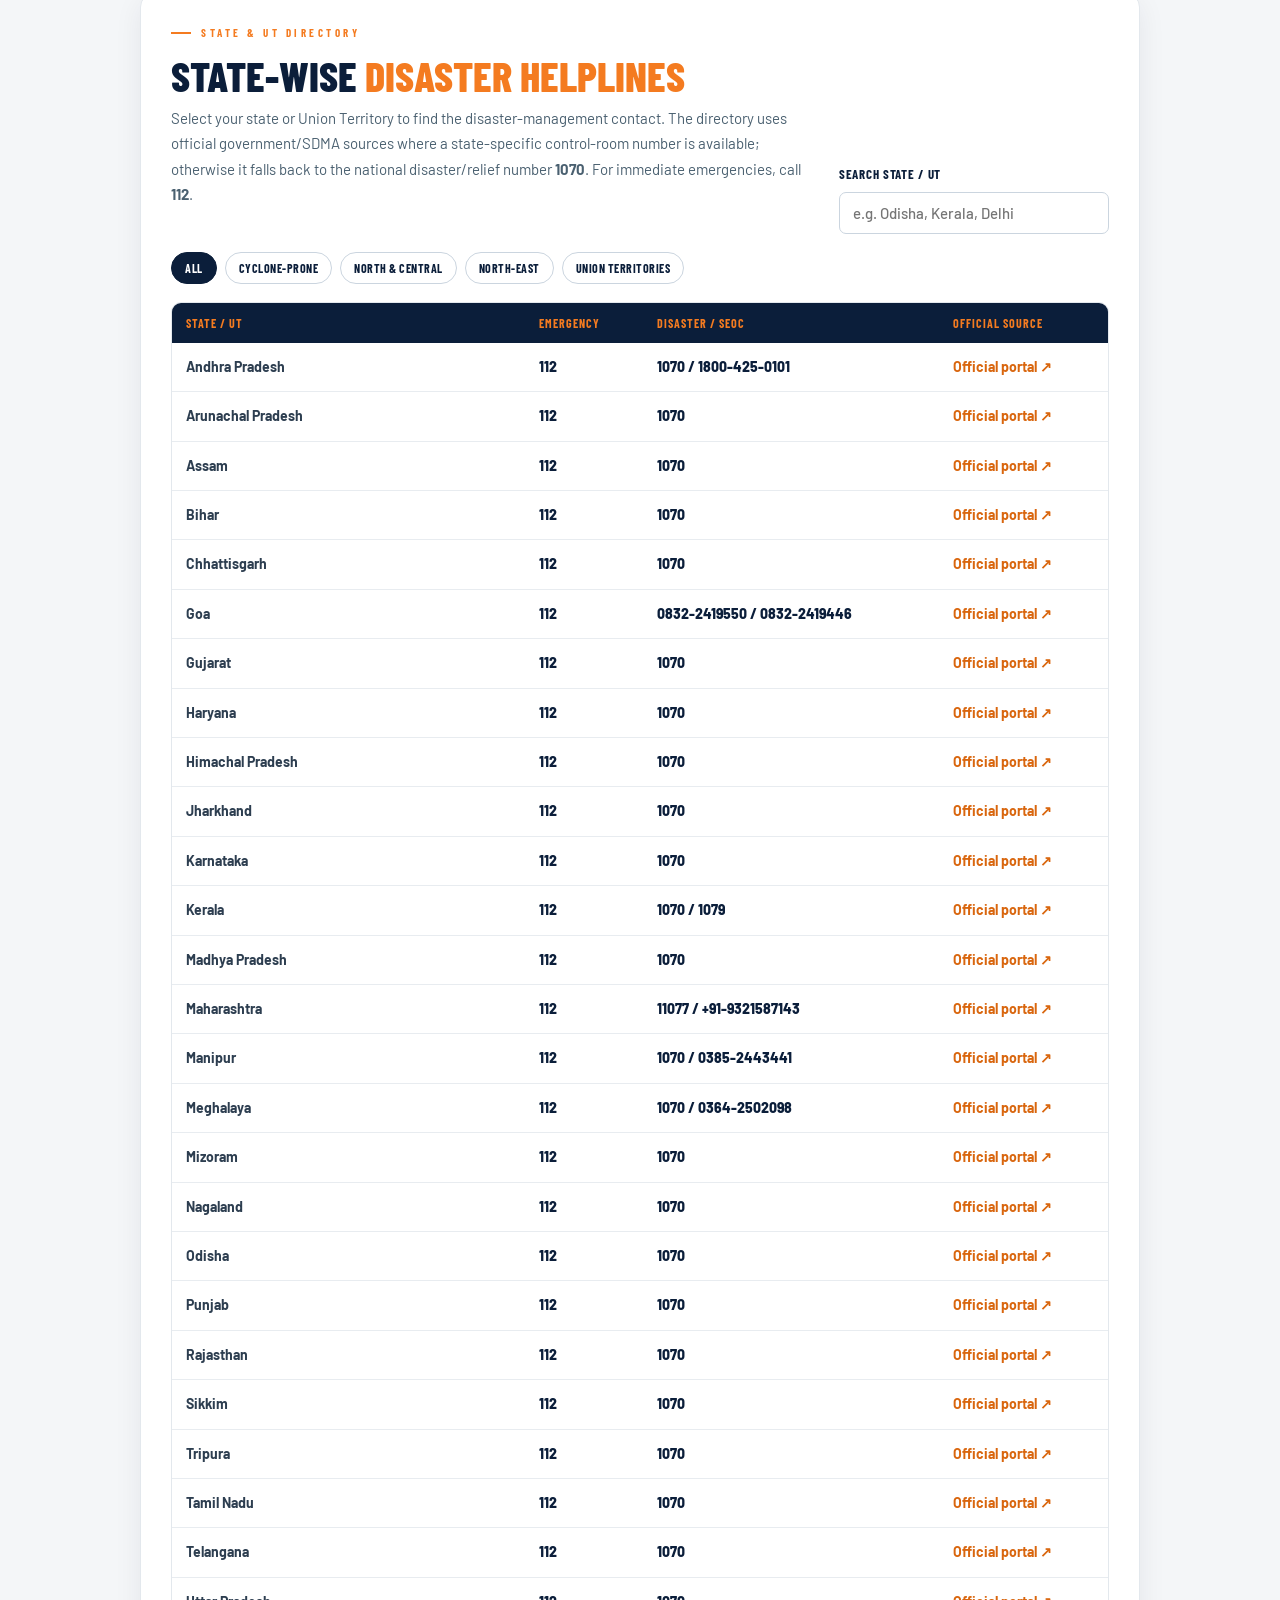
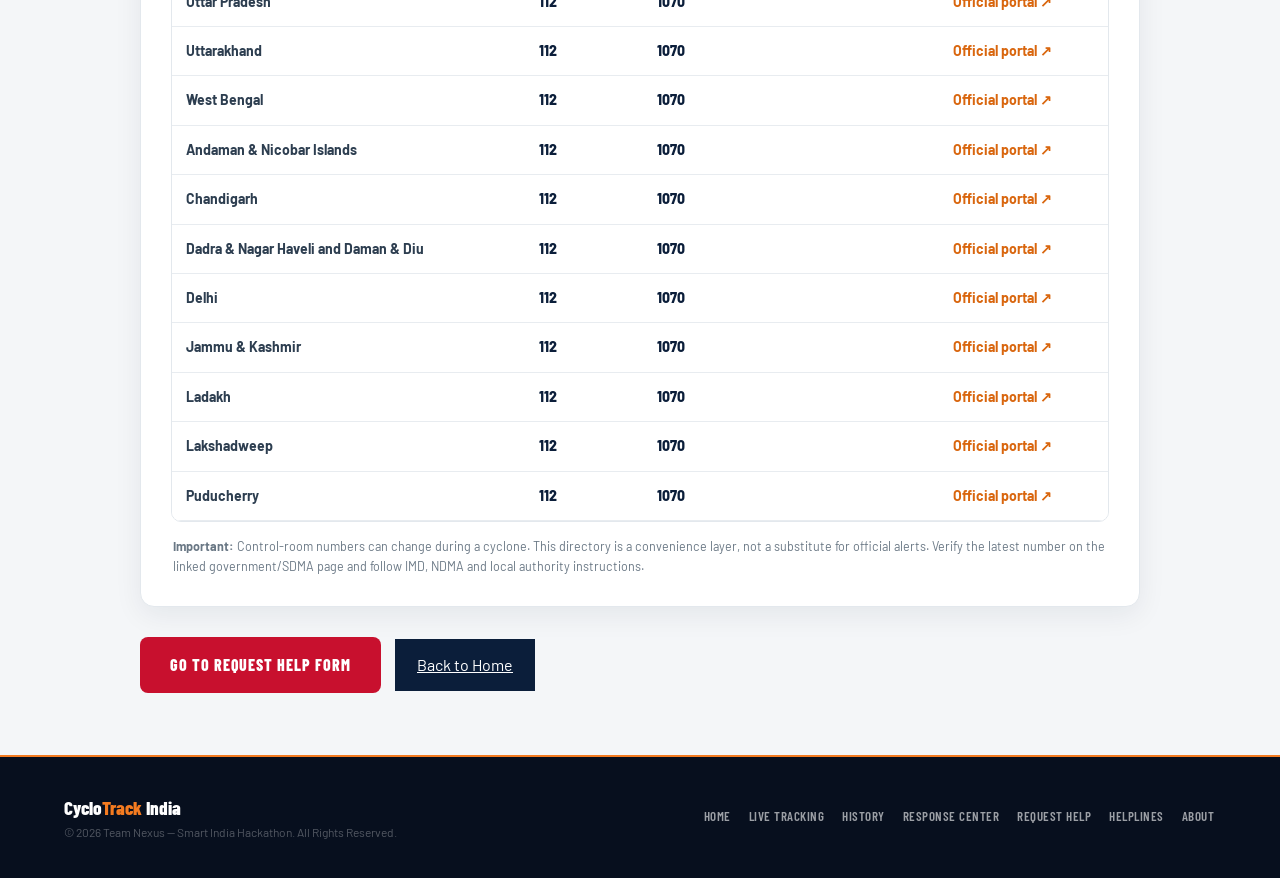
<file: frontend/helplines.html>
<!DOCTYPE html>
<html lang="en">

<head>
    <meta charset="UTF-8">
    <meta name="viewport" content="width=device-width, initial-scale=1.0">
    <title>Cyclone Helplines — CycloTrack India</title>
    <meta name="description" content="Official emergency contact numbers for cyclone response in India: 112, 108, 101, 1078 and more — tap to call on mobile.">
    <link href="https://fonts.googleapis.com/css2?family=Barlow+Condensed:wght@500;600;700;800&family=Barlow:wght@400;500;600&display=swap" rel="stylesheet">
    <link rel="stylesheet" href="assets/chatbot.css">
    <link rel="stylesheet" href="assets/emergency.css">
    <style>
        *,
        *::before,
        *::after {
            box-sizing: border-box;
            margin: 0;
            padding: 0;
        }

        :root {
            --navy: #0B1E3A;
            --navy-dark: #070F1E;
            --orange: #F47B20;
            --orange-dark: #D9660E;
            --white: #FFFFFF;
            --off-white: #F4F6F8;
            --text-body: #2D3E50;
            --font-head: 'Barlow Condensed', sans-serif;
            --font-body: 'Barlow', sans-serif;
        }

        html {
            scroll-behavior: smooth;
        }

        body {
            font-family: var(--font-body);
            color: var(--text-body);
            background: var(--white);
            line-height: 1.6;
            font-size: 16px;
        }

        header {
            background: var(--navy-dark);
            padding: 0 5%;
            display: flex;
            align-items: center;
            justify-content: space-between;
            height: 64px;
            position: sticky;
            top: 0;
            z-index: 100;
            border-bottom: 2px solid var(--orange);
        }

        .logo {
            font-family: var(--font-head);
            font-weight: 800;
            font-size: 22px;
            color: var(--white);
            letter-spacing: .5px;
            text-decoration: none;
        }

        .logo span {
            color: var(--orange);
        }

        nav {
            display: flex;
            gap: 22px;
            align-items: center;
        }

        nav a {
            font-family: var(--font-head);
            font-size: 15px;
            font-weight: 600;
            letter-spacing: .5px;
            color: rgba(255, 255, 255, .72);
            text-decoration: none;
            text-transform: uppercase;
            position: relative;
            padding: 6px 2px 8px;
            white-space: nowrap;
            transition: color .25s ease;
        }

        nav a::after {
            content: '';
            position: absolute;
            left: 50%;
            right: 50%;
            bottom: 0;
            height: 2px;
            background: var(--orange);
            transition: left .25s ease, right .25s ease;
        }

        nav a:hover,
        nav a.active {
            color: var(--orange);
        }

        nav a:hover::after,
        nav a.active::after {
            left: 0;
            right: 0;
        }

        .header-cta {
            background: var(--orange);
            color: var(--white);
            font-family: var(--font-head);
            font-weight: 700;
            font-size: 14px;
            letter-spacing: .8px;
            text-transform: uppercase;
            padding: 9px 20px;
            text-decoration: none;
        }

        .header-cta:hover {
            background: var(--orange-dark);
        }

        .header-right {
            display: flex;
            align-items: center;
            gap: 18px;
        }

        @media (min-width: 1025px) and (max-width: 1180px) {
            nav.main-nav {
                gap: 15px;
            }
            nav.main-nav a {
                font-size: 14px;
            }
        }

        section {
            padding: 62px 5%;
        }

        .section-inner {
            max-width: 1000px;
            margin: 0 auto;
        }

        .section-tag {
            font-family: var(--font-head);
            font-size: 11px;
            letter-spacing: 3.5px;
            text-transform: uppercase;
            color: var(--orange);
            font-weight: 700;
            margin-bottom: 12px;
            display: flex;
            align-items: center;
            gap: 10px;
        }

        .section-tag::before {
            content: '';
            width: 20px;
            height: 2px;
            background: var(--orange);
        }

        .section-h2 {
            font-family: var(--font-head);
            font-weight: 800;
            font-size: clamp(28px, 4vw, 42px);
            text-transform: uppercase;
            color: var(--navy);
            line-height: 1.0;
            margin-bottom: 14px;
        }

        .section-h2 em {
            color: var(--orange);
            font-style: normal;
        }

        .section-lead {
            font-size: 15.5px;
            color: #4A6070;
            max-width: 640px;
            line-height: 1.7;
        }

        .page-hero {
            background: var(--navy-dark);
            padding: 46px 5%;
            position: relative;
            overflow: hidden;
        }

        .page-hero::before {
            content: '';
            position: absolute;
            top: 0;
            right: 0;
            width: 40%;
            height: 100%;
            background: linear-gradient(120deg, transparent, rgba(244, 123, 32, .14));
        }

        .page-hero-inner {
            position: relative;
            z-index: 2;
            max-width: 1000px;
            margin: 0 auto;
        }

        .breadcrumb {
            font-family: var(--font-head);
            font-size: 12px;
            letter-spacing: 2px;
            text-transform: uppercase;
            color: rgba(255, 255, 255, .45);
            margin-bottom: 10px;
        }

        .page-hero-h1 {
            font-family: var(--font-head);
            font-weight: 800;
            font-size: clamp(34px, 4.6vw, 54px);
            color: var(--white);
            text-transform: uppercase;
            line-height: .98;
            margin-bottom: 12px;
        }

        .page-hero-h1 em {
            color: var(--orange);
            font-style: normal;
        }

        .page-hero-sub {
            font-size: 15.5px;
            color: rgba(255, 255, 255, .6);
            max-width: 620px;
        }
        .form-page-bg {
            background: var(--off-white);
            min-height: 60vh;
        }

        .hamburger {
            display: none;
            flex-direction: column;
            justify-content: center;
            gap: 5px;
            width: 32px;
            height: 32px;
            background: transparent;
            border: none;
            cursor: pointer;
            padding: 0;
        }

        .hamburger span {
            display: block;
            width: 22px;
            height: 2px;
            background: var(--white);
            transition: .2s;
        }

        .hamburger.open span:nth-child(1) {
            transform: translateY(7px) rotate(45deg);
        }

        .hamburger.open span:nth-child(2) {
            opacity: 0;
        }

        .hamburger.open span:nth-child(3) {
            transform: translateY(-7px) rotate(-45deg);
        }

        .mobile-menu {
            position: fixed;
            top: 64px;
            left: 0;
            right: 0;
            background: var(--navy-dark);
            border-bottom: 2px solid var(--orange);
            z-index: 99;
            max-height: 0;
            overflow: hidden;
            opacity: 0;
            visibility: hidden;
            transform: translateY(-10px);
            transition: max-height .32s ease, opacity .28s ease, transform .28s ease, visibility .28s;
        }

        .mobile-menu.open {
            max-height: 560px;
            opacity: 1;
            visibility: visible;
            transform: translateY(0);
        }

        .mobile-menu a {
            font-family: var(--font-head);
            font-size: 16px;
            font-weight: 600;
            letter-spacing: .5px;
            color: rgba(255, 255, 255, .78);
            text-decoration: none;
            text-transform: uppercase;
            padding: 16px 5%;
            border-bottom: 1px solid rgba(255, 255, 255, .08);
            display: block;
        }

        .mobile-menu a.active {
            color: var(--orange);
        }

        @media (max-width: 1024px) {
            nav.main-nav {
                display: none;
            }
            .header-cta {
                display: none;
            }
            .hamburger {
                display: flex;
            }
        }

        @media (min-width: 1025px) {
            nav.main-nav {
                display: flex;
            }
            .hamburger {
                display: none;
            }
            .mobile-menu {
                display: none;
            }
        }
        /* __FOOTER_CSS__ */
        footer {
            background: var(--navy-dark);
            padding: 36px 5%;
            border-top: 2px solid var(--orange);
        }

        .footer-inner {
            max-width: 1200px;
            margin: 0 auto;
            display: flex;
            justify-content: space-between;
            align-items: center;
            flex-wrap: wrap;
            gap: 16px;
        }

        .footer-logo {
            font-family: var(--font-head);
            font-size: 19px;
            font-weight: 800;
            color: var(--white);
        }

        .footer-logo span {
            color: var(--orange);
        }

        .footer-copy {
            font-size: 12px;
            color: rgba(255, 255, 255, .3);
        }

        .footer-nav {
            display: flex;
            flex-wrap: wrap;
            gap: 14px;
            align-items: center;
        }

        .footer-nav a {
            color: rgba(255, 255, 255, .6);
            text-decoration: none;
            font-size: 13px;
            text-transform: uppercase;
            font-family: var(--font-head);
            letter-spacing: .5px;
        }

        .footer-nav a:hover {
            color: var(--orange);
        }
    </style>
</head>

<body id="top">
    <a class="skip-link" href="#main">Skip to main content</a>

    <div class="emergency-bar" role="region" aria-label="Emergency information">
        <span>🚨 In an emergency, dial <a href="tel:112" class="eb-dial">112</a></span>
        <span class="eb-links">
            <a href="helplines.html">Helplines</a>
            <a href="report.html" class="eb-cta">Request Help</a>
        </span>
    </div>

    <header>
        <a href="index.html" class="logo">Cyclo<span>Track</span> India</a>
        <div class="header-right">
            <nav class="main-nav" aria-label="Primary">
                <a href="index.html">Home</a>
                <a href="cyclone_region.html">Live Tracking</a>
                <a href="response-center.html">Response Center</a>
                <a href="cyclone_region.html#evolution">Prediction</a>
                <a href="report.html">Report / Request Help</a>
                <a href="helplines.html" class="active">Helplines</a>
                <a href="about.html">About</a>
            </nav>
            <a href="tel:112" class="header-cta">Call 112</a>
            <button class="hamburger" id="hamburgerBtn" aria-label="Open menu" aria-expanded="false"><span></span><span></span><span></span></button>
        </div>
    </header>
    <div class="mobile-menu" id="mobileMenu">
        <a href="index.html">Home</a>
        <a href="cyclone_region.html">Live Tracking</a>
        <a href="cyclone_region.html#evolution">Prediction</a>
        <a href="report.html">Report / Request Help</a>
        <a href="helplines.html" class="active">Helplines</a>
        <a href="about.html">About</a>
    </div>

    <div class="page-hero">
        <div class="page-hero-inner">
            <p class="breadcrumb">Home <span>/</span> Cyclone Helplines</p>
            <h1 class="page-hero-h1">Cyclone <em>Helplines</em></h1>
            <p class="page-hero-sub">National emergency numbers for cyclone response in India — clearly labelled and
                tap-to-call on mobile. In a crisis, call 112 first.</p>
        </div>
    </div>
<section class="form-page-bg" id="main">
        <div class="section-inner">
            <span class="section-tag">Emergency Contacts</span>
            <h2 class="section-h2">National Emergency <em>Numbers</em></h2>
            <p class="hl-intro">Keep these numbers handy. On mobile, tap a number to call directly. In a crisis,
                call <strong>112</strong> first.</p>

            <div class="hl-grid">
                <div class="hl-card urgent">
                    <span class="hl-service">Emergency</span>
                    <div class="hl-num">112</div>
                    <p class="hl-desc">All-India unified emergency number — police, fire and ambulance. Works across
                        most of India on any network.</p>
                    <a class="hl-dial" href="tel:112">Call 112</a>
                </div>
                <div class="hl-card">
                    <span class="hl-service">Ambulance</span>
                    <div class="hl-num">108</div>
                    <p class="hl-desc">National ambulance / medical emergency response service.</p>
                    <a class="hl-dial" href="tel:108">Call 108</a>
                </div>
                <div class="hl-card">
                    <span class="hl-service">Fire &amp; Rescue</span>
                    <div class="hl-num">101</div>
                    <p class="hl-desc">Fire, rescue and related life-and-property emergencies.</p>
                    <a class="hl-dial" href="tel:101">Call 101</a>
                </div>
                <div class="hl-card">
                    <span class="hl-service">Disaster Helpline</span>
                    <div class="hl-num">1078</div>
                    <p class="hl-desc">National Disaster Management helpline for disaster situations (NDMA / State
                        Disaster Management control rooms).</p>
                    <a class="hl-dial" href="tel:1078">Call 1078</a>
                </div>
            </div>

            <div class="hl-notice">
                <strong>Please verify before you rely on it:</strong> Emergency numbers can vary by state and city.
                Always follow official government advisories (IMD bulletins, NDMA and your State Disaster Management
                Authority) for your area. This list is a general national reference, not a guarantee of availability
                in every district.
            </div>

            <div class="hl-ext">
                <h3>More Disaster Response Numbers</h3>
                <p class="hl-intro" style="margin-bottom:10px;">Common control-room and helpline numbers used during
                    cyclones and floods.</p>
                <div class="hl-table-scroll">
                <table>
                    <thead><tr><th>Service</th><th>Number</th><th>Notes</th></tr></thead>
                    <tbody>
                        <tr><td>Police</td><td><a class="hl-tel" href="tel:100">100</a></td><td>General police emergency</td></tr>
                        <tr><td>National Emergency</td><td><a class="hl-tel" href="tel:112">112</a></td><td>Unified emergency — reaches 100/108/101 in many regions</td></tr>
                        <tr><td>Ambulance</td><td><a class="hl-tel" href="tel:108">108</a></td><td>Medical ambulance service</td></tr>
                        <tr><td>Fire &amp; Rescue</td><td><a class="hl-tel" href="tel:101">101</a></td><td>Fire brigade</td></tr>
                        <tr><td>Disaster Helpline</td><td><a class="hl-tel" href="tel:1078">1078</a></td><td>NDMA / State disaster management control rooms</td></tr>
                        <tr><td>IMD Weather Info</td><td><a class="hl-tel" href="tel:01124335276">011-24335276</a></td><td>India Meteorological Department (also mausam.imd.gov.in)</td></tr>
                        <tr><td>Women Helpline</td><td><a class="hl-tel" href="tel:181">181</a></td><td>Women in distress</td></tr>
                        <tr><td>Children Helpline</td><td><a class="hl-tel" href="tel:1098">1098</a></td><td>Childline — children in distress</td></tr>
                        <tr><td>Senior Citizens Helpline</td><td><a class="hl-tel" href="tel:14567">14567</a></td><td>Elderly assistance</td></tr>
                    </tbody>
                </table>
                </div>
            </div>


            <div class="statewise-wrap" id="statewise">
                <div class="statewise-head">
                    <div>
                        <span class="section-tag">State &amp; UT Directory</span>
                        <h3 class="statewise-title">State-wise <em>Disaster Helplines</em></h3>
                        <p class="hl-intro">Select your state or Union Territory to find the disaster-management contact. The directory uses official government/SDMA sources where a state-specific control-room number is available; otherwise it falls back to the national disaster/relief number <strong>1070</strong>. For immediate emergencies, call <strong>112</strong>.</p>
                    </div>
                    <label class="state-search-label" for="stateHelplineSearch">Search state / UT
                        <input id="stateHelplineSearch" class="state-search" type="search" placeholder="e.g. Odisha, Kerala, Delhi" autocomplete="off">
                    </label>
                </div>
                <div class="state-filter" id="stateQuickFilters" aria-label="Quick state filters">
                    <button type="button" class="state-filter-btn active" data-filter="all">All</button>
                    <button type="button" class="state-filter-btn" data-filter="cyclone">Cyclone-prone</button>
                    <button type="button" class="state-filter-btn" data-filter="north">North &amp; Central</button>
                    <button type="button" class="state-filter-btn" data-filter="northeast">North-East</button>
                    <button type="button" class="state-filter-btn" data-filter="ut">Union Territories</button>
                </div>
                <div class="statewise-table-scroll">
                    <table class="statewise-table">
                        <thead>
                            <tr><th>State / UT</th><th>Emergency</th><th>Disaster / SEOC</th><th>Official source</th></tr>
                        </thead>
                        <tbody id="stateHelplineBody"></tbody>
                    </table>
                </div>
                <p class="statewise-note"><strong>Important:</strong> Control-room numbers can change during a cyclone. This directory is a convenience layer, not a substitute for official alerts. Verify the latest number on the linked government/SDMA page and follow IMD, NDMA and local authority instructions.</p>
            </div>

            <script>
            (function () {
                const stateHelplines = [
                    {name:'Andhra Pradesh', group:'cyclone', disaster:'1070 / 1800-425-0101', source:'https://apsdma.ap.gov.in/'},
                    {name:'Arunachal Pradesh', group:'northeast', disaster:'1070', source:'https://arunachalpradesh.gov.in/'},
                    {name:'Assam', group:'northeast', disaster:'1070', source:'https://asdma.assam.gov.in/'},
                    {name:'Bihar', group:'north', disaster:'1070', source:'https://disastermanagement.bihar.gov.in/'},
                    {name:'Chhattisgarh', group:'north', disaster:'1070', source:'https://cgdma.gov.in/'},
                    {name:'Goa', group:'cyclone', disaster:'0832-2419550 / 0832-2419446', source:'https://www.sdma.goa.gov.in/contacts'},
                    {name:'Gujarat', group:'cyclone', disaster:'1070', source:'https://guj-nwrws.gujarat.gov.in/'},
                    {name:'Haryana', group:'north', disaster:'1070', source:'https://revenueharyana.gov.in/'},
                    {name:'Himachal Pradesh', group:'north', disaster:'1070', source:'https://hpsdma.nic.in/'},
                    {name:'Jharkhand', group:'north', disaster:'1070', source:'https://jhar-dmda.jharkhand.gov.in/'},
                    {name:'Karnataka', group:'cyclone', disaster:'1070', source:'https://ksdma.karnataka.gov.in/'},
                    {name:'Kerala', group:'cyclone', disaster:'1070 / 1079', source:'https://sdma.kerala.gov.in/contact/'},
                    {name:'Madhya Pradesh', group:'north', disaster:'1070', source:'https://dm.mp.gov.in/'},
                    {name:'Maharashtra', group:'cyclone', disaster:'11077 / +91-9321587143', source:'https://sdma.maharashtra.gov.in/en/faqs/'},
                    {name:'Manipur', group:'northeast', disaster:'1070 / 0385-2443441', source:'https://msdma.mn.gov.in/who_is_who'},
                    {name:'Meghalaya', group:'northeast', disaster:'1070 / 0364-2502098', source:'https://msdma.gov.in/contact-us.html'},
                    {name:'Mizoram', group:'northeast', disaster:'1070', source:'https://dmr.mizoram.gov.in/'},
                    {name:'Nagaland', group:'northeast', disaster:'1070', source:'https://nsdma.nagaland.gov.in/'},
                    {name:'Odisha', group:'cyclone', disaster:'1070', source:'https://www.osdma.org/'},
                    {name:'Punjab', group:'north', disaster:'1070', source:'https://punjab.gov.in/'},
                    {name:'Rajasthan', group:'north', disaster:'1070', source:'https://dmrelief.rajasthan.gov.in/'},
                    {name:'Sikkim', group:'northeast', disaster:'1070', source:'https://sikkim.gov.in/'},
                    {name:'Tripura', group:'northeast', disaster:'1070', source:'https://tripura.gov.in/'},
                    {name:'Tamil Nadu', group:'cyclone', disaster:'1070', source:'https://www.tnsdma.tn.gov.in/'},
                    {name:'Telangana', group:'north', disaster:'1070', source:'https://tssdma.telangana.gov.in/'},
                    {name:'Uttar Pradesh', group:'north', disaster:'1070', source:'https://upsdma.up.nic.in/'},
                    {name:'Uttarakhand', group:'north', disaster:'1070', source:'https://dmmc.uk.gov.in/'},
                    {name:'West Bengal', group:'cyclone', disaster:'1070', source:'https://wbdmd.gov.in/'},
                    {name:'Andaman & Nicobar Islands', group:'ut cyclone', disaster:'1070', source:'https://andaman.gov.in/'},
                    {name:'Chandigarh', group:'ut north', disaster:'1070', source:'https://chandigarh.gov.in/'},
                    {name:'Dadra & Nagar Haveli and Daman & Diu', group:'ut cyclone', disaster:'1070', source:'https://ddd.gov.in/'},
                    {name:'Delhi', group:'ut north', disaster:'1070', source:'https://delhi.gov.in/'},
                    {name:'Jammu & Kashmir', group:'ut north', disaster:'1070', source:'https://jkhudd.gov.in/'},
                    {name:'Ladakh', group:'ut north', disaster:'1070', source:'https://ladakh.gov.in/'},
                    {name:'Lakshadweep', group:'ut cyclone', disaster:'1070', source:'https://lakshadweep.gov.in/'},
                    {name:'Puducherry', group:'ut cyclone', disaster:'1070', source:'https://py.gov.in/'}
                ];

                const body = document.getElementById('stateHelplineBody');
                const search = document.getElementById('stateHelplineSearch');
                const buttons = Array.from(document.querySelectorAll('.state-filter-btn'));
                let active = 'all';

                function matches(item) {
                    const q = (search.value || '').trim().toLowerCase();
                    const textMatch = !q || item.name.toLowerCase().includes(q);
                    const groupMatch = active === 'all' || item.group.split(' ').includes(active);
                    return textMatch && groupMatch;
                }

                function render() {
                    const rows = stateHelplines.filter(matches);
                    body.innerHTML = rows.length ? rows.map(item => `
                        <tr>
                            <td><strong>${item.name}</strong></td>
                            <td><a class="state-call" href="tel:112">112</a></td>
                            <td><a class="state-call" href="tel:${item.disaster.split('/')[0].replace(/[^0-9+]/g,'')}">${item.disaster}</a></td>
                            <td><a class="state-source" href="${item.source}" target="_blank" rel="noopener noreferrer">Official portal ↗</a></td>
                        </tr>`).join('') : '<tr><td colspan="4" class="state-empty">No state or UT matched your search.</td></tr>';
                }

                search.addEventListener('input', render);
                buttons.forEach(btn => btn.addEventListener('click', () => {
                    buttons.forEach(b => b.classList.remove('active'));
                    btn.classList.add('active');
                    active = btn.dataset.filter;
                    render();
                }));
                render();
            })();
            </script>

            <div class="submit-row" style="margin-top:30px;">
                <a href="report.html" class="btn-emergency">Go to Request Help Form</a>
                <a href="index.html" class="hl-dial" style="background:#0B1E3A;color:#fff;padding:13px 22px;">Back to Home</a>
            </div>
        </div>
    </section>

    <footer>
        <div class="footer-inner">
            <div>
                <div class="footer-logo">Cyclo<span>Track</span> India</div>
                <p class="footer-copy">&copy; 2026 Team Nexus — Smart India Hackathon. All Rights Reserved.</p>
            </div>
            <nav class="footer-nav" aria-label="Footer">
                <a href="index.html">Home</a>
                <a href="cyclone_region.html">Live Tracking</a>
                <a href="history.html">History</a>
                <a href="response-center.html">Response Center</a>
                <a href="report.html">Request Help</a>
                <a href="helplines.html">Helplines</a>
                <a href="about.html">About</a>
            </nav>
        </div>
    </footer>

    <script>
        (function () {
            var btn = document.getElementById('hamburgerBtn');
            var menu = document.getElementById('mobileMenu');
            if (!btn || !menu) return;
            btn.addEventListener('click', function () {
                var open = menu.classList.toggle('open');
                btn.classList.toggle('open');
                btn.setAttribute('aria-expanded', open ? 'true' : 'false');
            });
            menu.querySelectorAll('a').forEach(function (a) {
                a.addEventListener('click', function () {
                    btn.classList.remove('open');
                    menu.classList.remove('open');
                    btn.setAttribute('aria-expanded', 'false');
                });
            });
        })();
    </script>
    <script src="assets/helpreport.js" defer></script>
    <script src="assets/chatbot.js" defer></script>
</body>
</html>
</file>
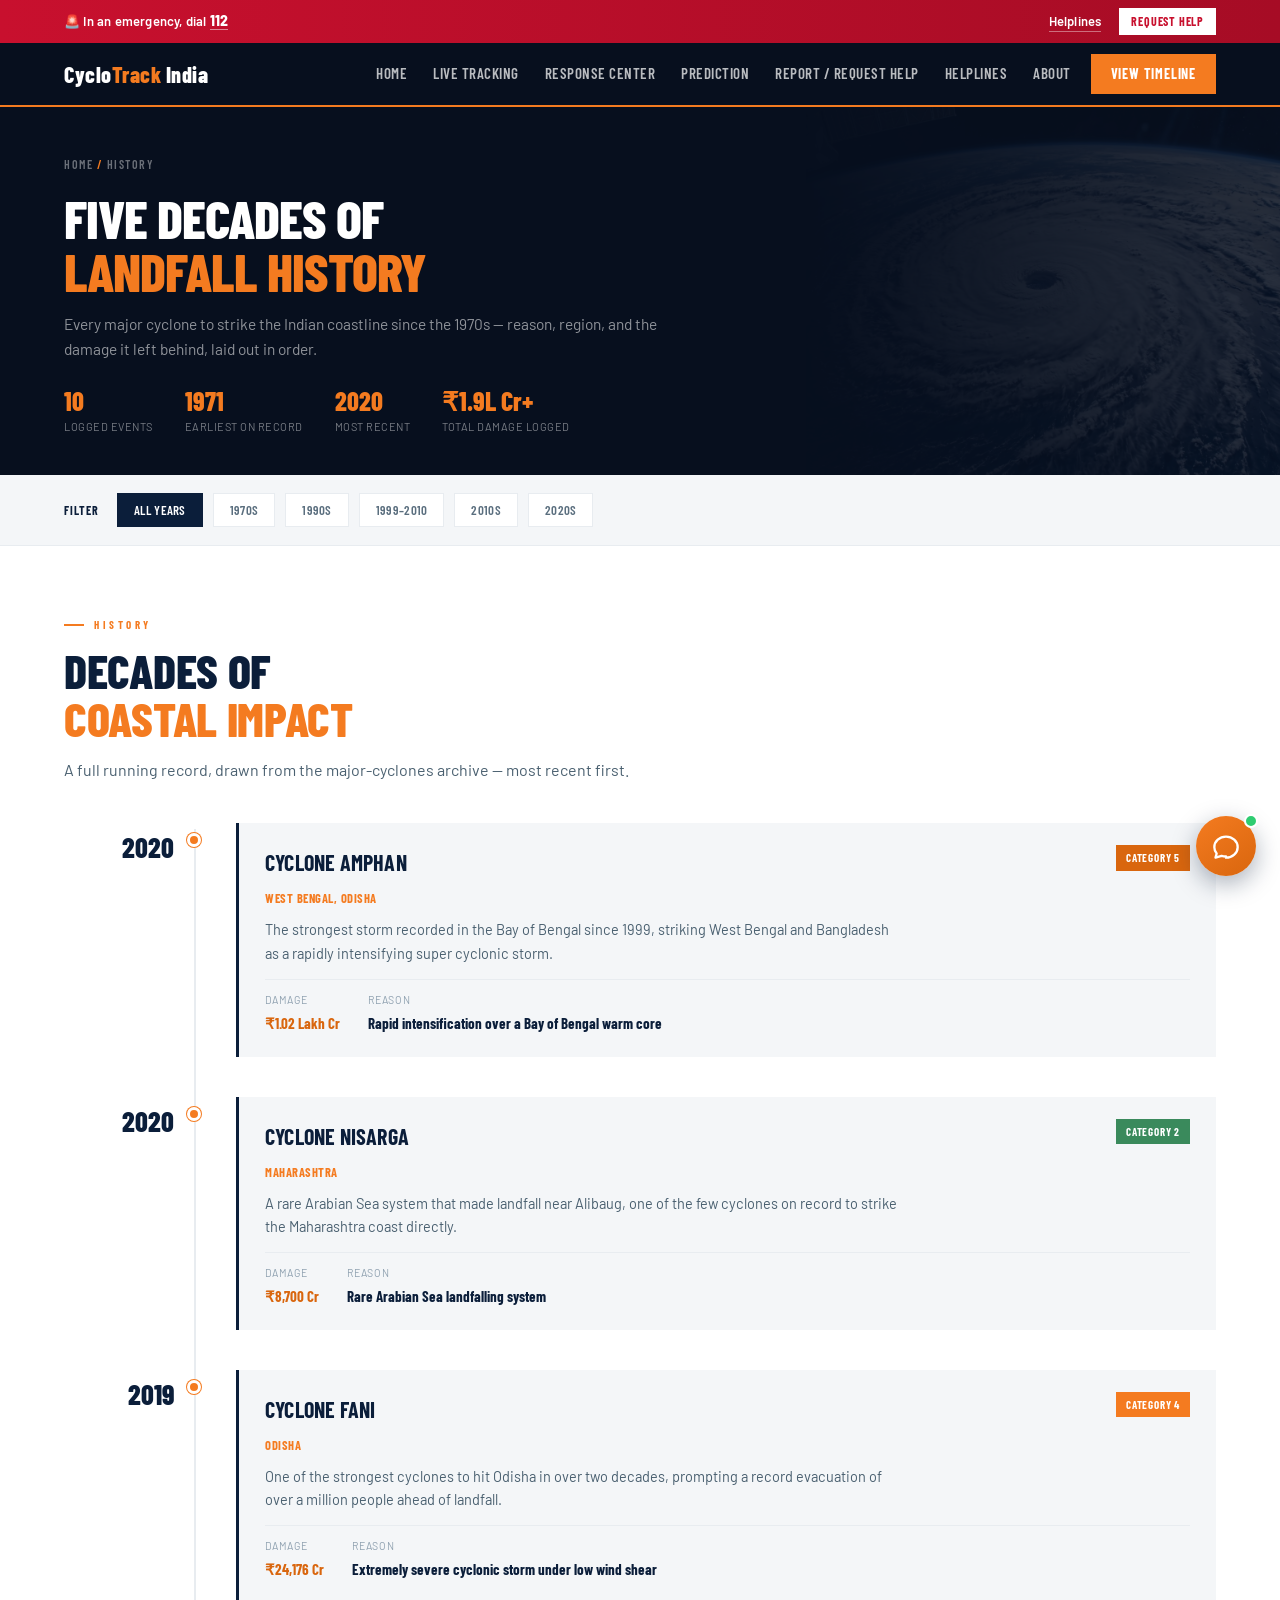
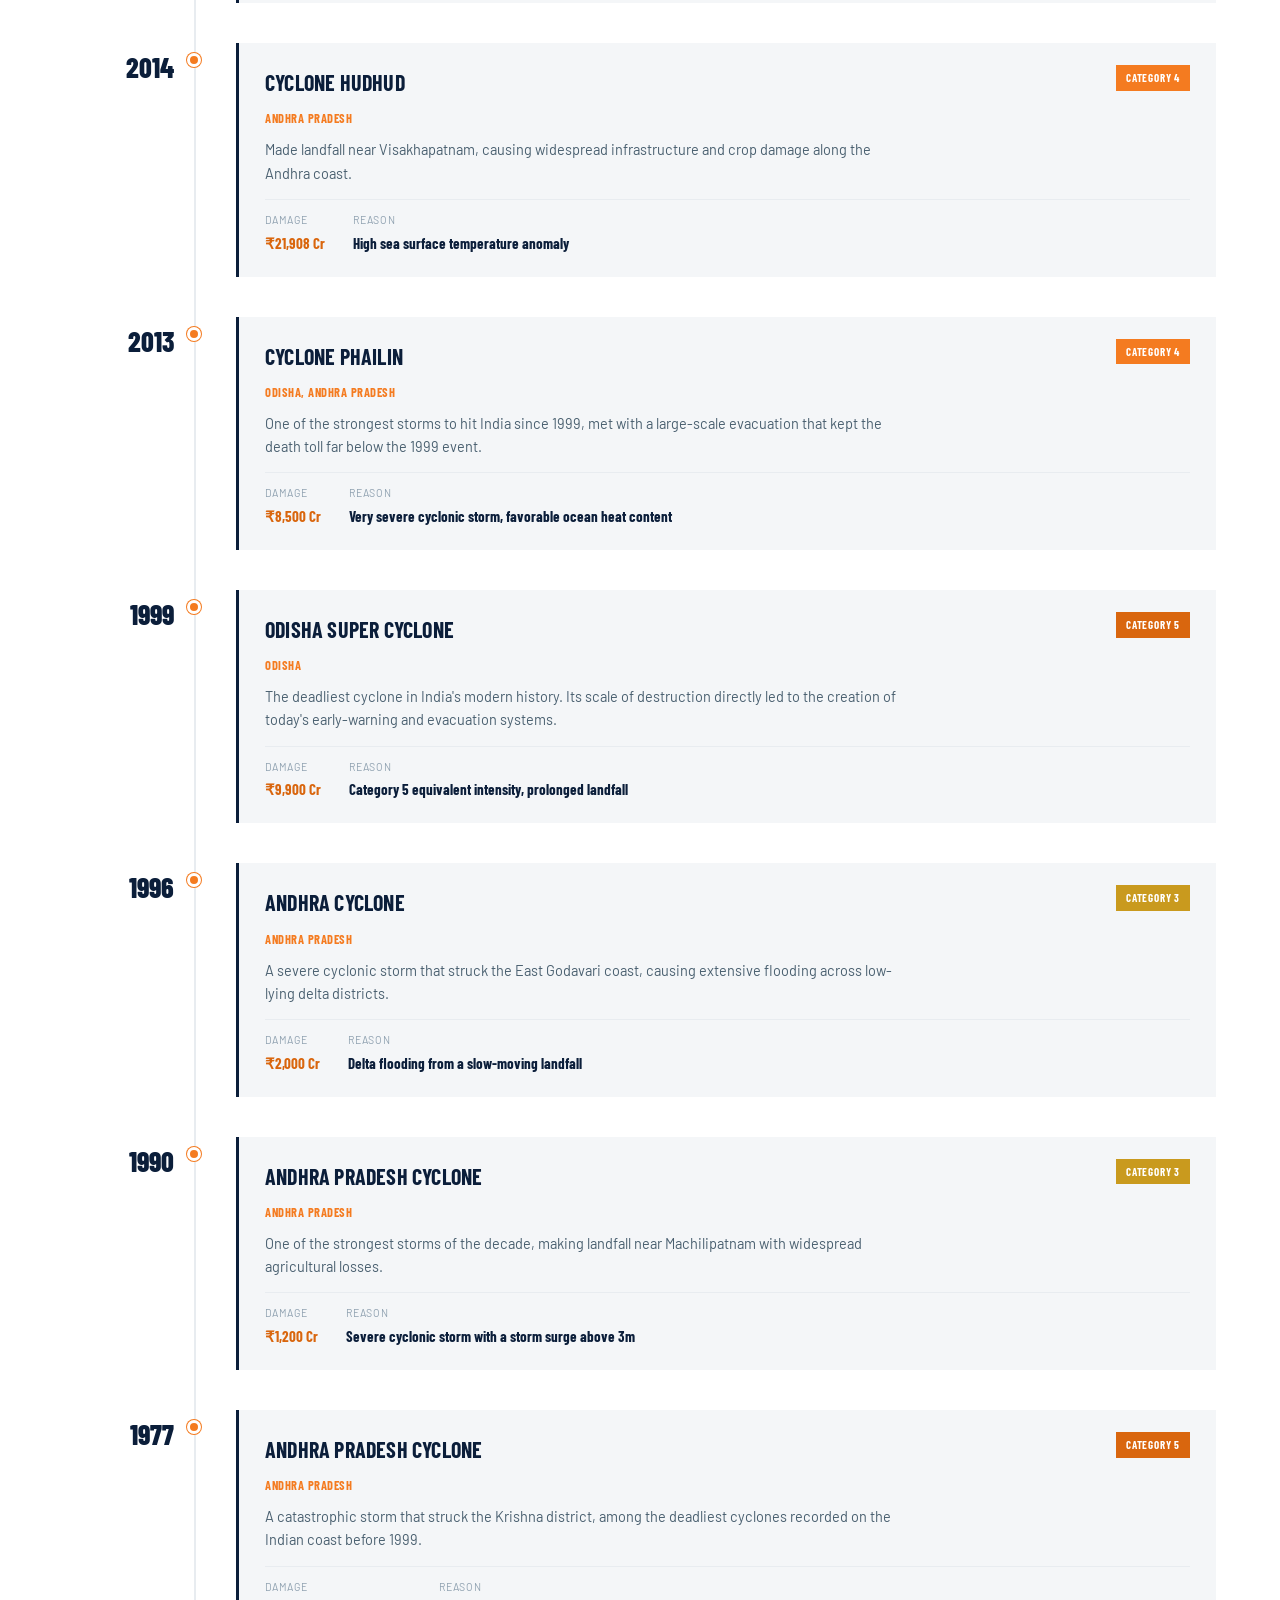
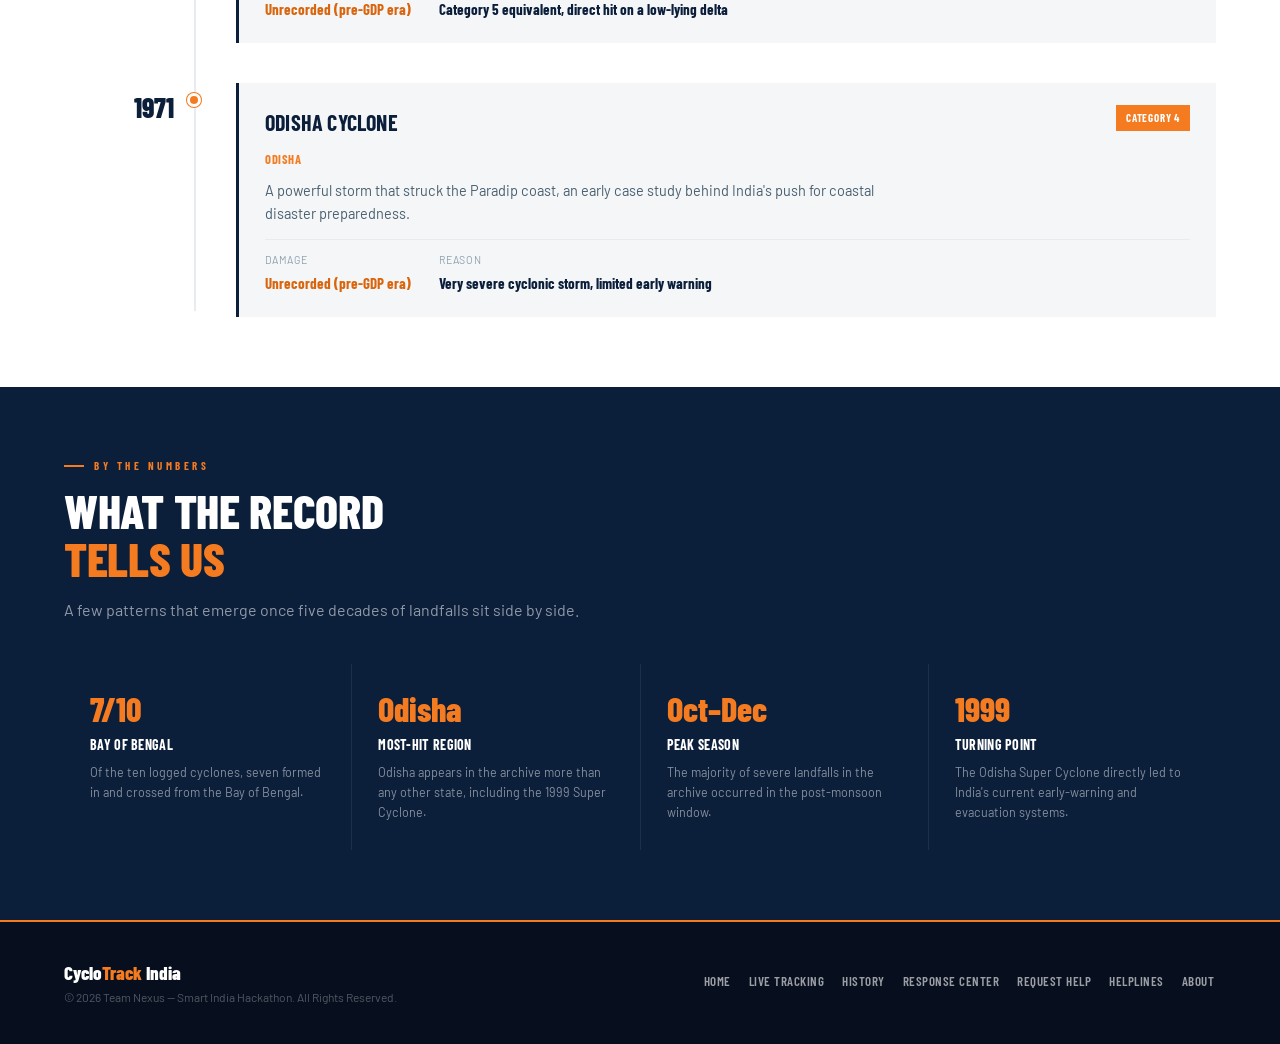
<file: frontend/history.html>
<!DOCTYPE html>
<html lang="en">

<head>
    <meta charset="UTF-8">
    <meta name="viewport" content="width=device-width, initial-scale=1.0">
    <title>History — CycloTrack India</title>
    <link
        href="https://fonts.googleapis.com/css2?family=Barlow+Condensed:wght@500;600;700;800&family=Barlow:wght@400;500;600&display=swap"
        rel="stylesheet">
    <link rel="stylesheet" href="assets/chatbot.css">
    <link rel="stylesheet" href="assets/emergency.css">
    <style>
        *,
        *::before,
        *::after {
            box-sizing: border-box;
            margin: 0;
            padding: 0;
        }

        :root {
            --navy: #0B1E3A;
            --navy-mid: #112444;
            --navy-dark: #070F1E;
            --charcoal: #1C2A3A;
            --orange: #F47B20;
            --orange-dark: #D9660E;
            --white: #FFFFFF;
            --off-white: #F4F6F8;
            --gray-light: #E8ECF0;
            --gray-mid: #9AAAB8;
            --text-body: #2D3E50;
            --font-head: 'Barlow Condensed', sans-serif;
            --font-body: 'Barlow', sans-serif;
        }

        html {
            scroll-behavior: smooth;
        }

        body {
            font-family: var(--font-body);
            color: var(--text-body);
            background: var(--white);
            line-height: 1.6;
            font-size: 16px;
        }

        /* HEADER / NAV */
        header {
            background: var(--navy-dark);
            padding: 0 5%;
            display: flex;
            align-items: center;
            justify-content: space-between;
            height: 64px;
            position: sticky;
            top: 0;
            z-index: 100;
            border-bottom: 2px solid var(--orange);
        }

        .logo {
            font-family: var(--font-head);
            font-weight: 800;
            font-size: 22px;
            color: var(--white);
            letter-spacing: .5px;
            text-decoration: none;
            cursor: pointer;
            transition: opacity .2s ease;
        }

        .logo:hover {
            opacity: .85;
        }

        .logo span {
            color: var(--orange);
        }

        nav {
            display: flex;
            gap: 22px;
            align-items: center;
        }

        nav a {
            font-family: var(--font-head);
            font-size: 15px;
            font-weight: 600;
            letter-spacing: .5px;
            color: rgba(255, 255, 255, .72);
            text-decoration: none;
            text-transform: uppercase;
            transition: color .25s ease;
            position: relative;
            padding: 6px 2px 8px;
            white-space: nowrap;
        }

        nav a::after {
            content: '';
            position: absolute;
            left: 50%;
            right: 50%;
            bottom: 0;
            height: 2px;
            background: var(--orange);
            transition: left .25s ease, right .25s ease;
        }

        nav a:hover,
        nav a.active {
            color: var(--orange);
        }

        nav a:hover::after,
        nav a.active::after {
            left: 0;
            right: 0;
        }

        .header-right {
            display: flex;
            align-items: center;
            gap: 18px;
        }

        .header-cta {
            background: var(--orange);
            color: var(--white);
            font-family: var(--font-head);
            font-weight: 700;
            font-size: 14px;
            letter-spacing: .8px;
            text-transform: uppercase;
            padding: 9px 20px;
            border: none;
            cursor: pointer;
            text-decoration: none;
        }

        .header-cta:hover {
            background: var(--orange-dark);
        }

        section {
            padding: 70px 5%;
        }

        .section-inner {
            max-width: 1200px;
            margin: 0 auto;
        }

        .section-tag {
            font-family: var(--font-head);
            font-size: 11px;
            letter-spacing: 3.5px;
            text-transform: uppercase;
            color: var(--orange);
            font-weight: 700;
            margin-bottom: 12px;
            display: flex;
            align-items: center;
            gap: 10px;
        }

        .section-tag::before {
            content: '';
            width: 20px;
            height: 2px;
            background: var(--orange);
            display: block;
        }

        .section-h2 {
            font-family: var(--font-head);
            font-weight: 800;
            font-size: clamp(30px, 4vw, 48px);
            text-transform: uppercase;
            color: var(--navy);
            line-height: 1.0;
            margin-bottom: 14px;
            letter-spacing: -.3px;
        }

        .section-h2 em {
            color: var(--orange);
            font-style: normal;
        }

        .section-lead {
            font-size: 16px;
            color: #4A6070;
            max-width: 620px;
            line-height: 1.7;
        }

        /* PAGE HERO */
        .page-hero {
            background: var(--navy-dark);
            padding: 48px 5% 40px;
            position: relative;
            overflow: hidden;
        }

        .page-hero::before {
            content: '';
            position: absolute;
            top: 0;
            right: 0;
            width: 38%;
            height: 100%;
            background-image: url('assets/pic4.jpeg');
            background-size: cover;
            background-position: center;
            opacity: .14;
            -webkit-mask-image: linear-gradient(to left, rgba(0, 0, 0, 1), rgba(0, 0, 0, 0));
            mask-image: linear-gradient(to left, rgba(0, 0, 0, 1), rgba(0, 0, 0, 0));
        }

        .page-hero-inner {
            position: relative;
            z-index: 2;
            max-width: 1200px;
            margin: 0 auto;
        }

        .breadcrumb {
            font-family: var(--font-head);
            font-size: 12px;
            font-weight: 600;
            letter-spacing: 1.5px;
            text-transform: uppercase;
            color: rgba(255, 255, 255, .4);
            margin-bottom: 18px;
        }

        .breadcrumb span {
            color: var(--orange);
        }

        .page-hero-h1 {
            font-family: var(--font-head);
            font-weight: 800;
            font-size: clamp(34px, 4.5vw, 54px);
            color: var(--white);
            text-transform: uppercase;
            line-height: .98;
            letter-spacing: -1px;
            margin-bottom: 14px;
        }

        .page-hero-h1 em {
            color: var(--orange);
            font-style: normal;
        }

        .page-hero-sub {
            font-size: 15.5px;
            color: rgba(255, 255, 255, .55);
            max-width: 600px;
            margin-bottom: 26px;
        }

        .hero-stat-row {
            display: flex;
            gap: 32px;
            flex-wrap: wrap;
        }

        .hero-stat {
            display: flex;
            flex-direction: column;
        }

        .hero-stat-num {
            font-family: var(--font-head);
            font-size: 26px;
            font-weight: 800;
            color: var(--orange);
            line-height: 1;
        }

        .hero-stat-lbl {
            font-size: 11px;
            letter-spacing: .5px;
            color: rgba(255, 255, 255, .45);
            text-transform: uppercase;
            margin-top: 4px;
        }

        /* FILTER BAR */
        .filter-bar {
            background: var(--off-white);
            border-bottom: 1px solid var(--gray-light);
            padding: 18px 5%;
            position: sticky;
            top: 64px;
            z-index: 90;
        }

        .filter-inner {
            max-width: 1200px;
            margin: 0 auto;
            display: flex;
            align-items: center;
            gap: 10px;
            flex-wrap: wrap;
        }

        .filter-label {
            font-family: var(--font-head);
            font-size: 12px;
            font-weight: 700;
            letter-spacing: 1px;
            text-transform: uppercase;
            color: var(--navy);
            margin-right: 8px;
        }

        .filter-chip {
            font-family: var(--font-head);
            font-size: 13px;
            font-weight: 600;
            letter-spacing: .3px;
            text-transform: uppercase;
            background: var(--white);
            border: 1.5px solid var(--gray-light);
            color: #5A6E7E;
            padding: 8px 16px;
            cursor: pointer;
            transition: .2s;
        }

        .filter-chip:hover {
            border-color: var(--orange);
            color: var(--navy);
        }

        .filter-chip.active {
            background: var(--navy);
            border-color: var(--navy);
            color: var(--white);
        }

        /* TIMELINE */
        .timeline-bg {
            background: var(--white);
        }

        .timeline {
            position: relative;
            padding-left: 0;
            margin-top: 40px;
        }

        .timeline::before {
            content: '';
            position: absolute;
            left: 130px;
            top: 6px;
            bottom: 6px;
            width: 2px;
            background: var(--gray-light);
        }

        .tl-row {
            position: relative;
            display: grid;
            grid-template-columns: 110px 1fr;
            gap: 24px;
            padding: 0 0 40px 0;
        }

        .tl-row:last-child {
            padding-bottom: 0;
        }

        .tl-year-col {
            font-family: var(--font-head);
            font-size: 28px;
            font-weight: 800;
            color: var(--navy);
            text-align: right;
            padding-top: 2px;
        }

        .tl-dot {
            position: absolute;
            left: 130px;
            top: 10px;
            width: 14px;
            height: 14px;
            border-radius: 50%;
            background: var(--orange);
            border: 3px solid var(--white);
            box-shadow: 0 0 0 1px var(--orange);
            transform: translateX(-50%);
            z-index: 2;
        }

        .tl-card {
            background: var(--off-white);
            border-left: 3px solid var(--navy);
            margin-left: 38px;
            padding: 22px 26px;
            transition: .2s;
        }

        .tl-card:hover {
            border-left-color: var(--orange);
            background: var(--white);
            box-shadow: 0 2px 14px rgba(11, 30, 58, .07);
        }

        .tl-card-top {
            display: flex;
            justify-content: space-between;
            align-items: flex-start;
            gap: 16px;
            flex-wrap: wrap;
            margin-bottom: 8px;
        }

        .tl-title {
            font-family: var(--font-head);
            font-size: 22px;
            font-weight: 700;
            color: var(--navy);
            text-transform: uppercase;
            letter-spacing: .2px;
        }

        .tl-cat {
            font-family: var(--font-head);
            font-size: 11px;
            font-weight: 700;
            letter-spacing: .8px;
            text-transform: uppercase;
            padding: 4px 10px;
            white-space: nowrap;
        }

        .cat-5 {
            background: #D9660E;
            color: var(--white);
        }

        .cat-4 {
            background: #F47B20;
            color: var(--white);
        }

        .cat-3 {
            background: #C99A1E;
            color: var(--white);
        }

        .cat-2 {
            background: #3A8A5C;
            color: var(--white);
        }

        .tl-region {
            font-size: 12.5px;
            color: var(--orange);
            font-family: var(--font-head);
            font-weight: 700;
            letter-spacing: .5px;
            text-transform: uppercase;
            margin-bottom: 10px;
        }

        .tl-desc {
            font-size: 14.5px;
            color: #4A6070;
            max-width: 640px;
            margin-bottom: 14px;
        }

        .tl-meta-row {
            display: flex;
            gap: 28px;
            flex-wrap: wrap;
            padding-top: 12px;
            border-top: 1px solid var(--gray-light);
        }

        .tl-meta {
            display: flex;
            flex-direction: column;
        }

        .tl-meta-lbl {
            font-size: 10.5px;
            letter-spacing: .8px;
            text-transform: uppercase;
            color: #8FA1B0;
            margin-bottom: 2px;
        }

        .tl-meta-val {
            font-family: var(--font-head);
            font-size: 15px;
            font-weight: 700;
            color: var(--navy);
        }

        .tl-meta-val.damage {
            color: var(--orange-dark);
        }

        /* DECADE STRIP nav */
        .decade-nav {
            display: flex;
            justify-content: space-between;
            max-width: 900px;
            margin: 0 auto 10px;
            padding: 0 5%;
            position: relative;
        }

        .decade-nav::before {
            content: '';
            position: absolute;
            left: 5%;
            right: 5%;
            top: 9px;
            height: 1px;
            background: var(--gray-light);
            z-index: 0;
        }

        .decade-pt {
            position: relative;
            z-index: 1;
            display: flex;
            flex-direction: column;
            align-items: center;
            gap: 6px;
        }

        .decade-dot {
            width: 9px;
            height: 9px;
            border-radius: 50%;
            background: var(--gray-mid);
        }

        .decade-lbl {
            font-family: var(--font-head);
            font-size: 11px;
            font-weight: 700;
            color: #8FA1B0;
            letter-spacing: .5px;
        }

        /* STATS strip */
        .stats-bg {
            background: var(--navy);
        }

        .stats-bg .section-h2 {
            color: var(--white);
        }

        .stats-bg .section-lead {
            color: rgba(255, 255, 255, .55);
        }

        .stats-grid {
            display: grid;
            grid-template-columns: repeat(4, 1fr);
            gap: 1px;
            background: rgba(255, 255, 255, .08);
            margin-top: 40px;
        }

        .stat-card {
            background: var(--navy);
            padding: 28px 26px;
        }

        .stat-num {
            font-family: var(--font-head);
            font-size: 34px;
            font-weight: 800;
            color: var(--orange);
            display: block;
            line-height: 1;
            margin-bottom: 8px;
        }

        .stat-title {
            font-family: var(--font-head);
            font-size: 14px;
            font-weight: 700;
            color: var(--white);
            text-transform: uppercase;
            letter-spacing: .3px;
            margin-bottom: 6px;
        }

        .stat-desc {
            font-size: 12.5px;
            color: rgba(255, 255, 255, .5);
            line-height: 1.6;
        }

        footer {
            background: var(--navy-dark);
            padding: 36px 5%;
            border-top: 2px solid var(--orange);
        }

        .footer-inner {
            max-width: 1200px;
            margin: 0 auto;
            display: flex;
            justify-content: space-between;
            align-items: center;
            flex-wrap: wrap;
            gap: 16px;
        }

        .footer-logo {
            font-family: var(--font-head);
            font-size: 19px;
            font-weight: 800;
            color: var(--white);
        }

        .footer-logo span {
            color: var(--orange);
        }

        .footer-copy {
            font-size: 12px;
            color: rgba(255, 255, 255, .3);
        }

        .footer-nav {
            display: flex;
            flex-wrap: wrap;
            gap: 14px;
            align-items: center;
        }

        .footer-nav a {
            color: rgba(255, 255, 255, .6);
            text-decoration: none;
            font-size: 13px;
            text-transform: uppercase;
            font-family: var(--font-head);
            letter-spacing: .5px;
        }

        .footer-nav a:hover {
            color: var(--orange);
        }

        .tl-row.hidden {
            display: none;
        }

        @media (max-width:768px) {
            .timeline::before {
                left: 14px;
            }

            .tl-row {
                grid-template-columns: 1fr;
            }

            .tl-year-col {
                text-align: left;
                padding-left: 34px;
            }

            .tl-dot {
                left: 14px;
                top: 2px;
            }

            .tl-card {
                margin-left: 0;
            }

            .decade-nav {
                display: none;
            }

            .stats-grid {
                grid-template-columns: 1fr 1fr;
            }

            nav {
                display: none;
            }
        }

        .hamburger {
            display: flex;
            flex-direction: column;
            justify-content: center;
            gap: 5px;
            width: 32px;
            height: 32px;
            background: transparent;
            border: none;
            cursor: pointer;
            padding: 0;
        }

        .hamburger span {
            display: block;
            width: 22px;
            height: 2px;
            background: var(--white);
            transition: .2s;
        }

        .hamburger.open span:nth-child(1) {
            transform: translateY(7px) rotate(45deg);
        }

        .hamburger.open span:nth-child(2) {
            opacity: 0;
        }

        .hamburger.open span:nth-child(3) {
            transform: translateY(-7px) rotate(-45deg);
        }

        .mobile-menu {
            position: fixed;
            top: 64px;
            left: 0;
            right: 0;
            background: var(--navy-dark);
            border-bottom: 2px solid var(--orange);
            z-index: 99;
            max-height: 0;
            overflow: hidden;
            opacity: 0;
            visibility: hidden;
            transform: translateY(-10px);
            transition: max-height .32s ease, opacity .28s ease, transform .28s ease, visibility .28s;
        }

        .mobile-menu.open {
            max-height: 440px;
            opacity: 1;
            visibility: visible;
            transform: translateY(0);
        }

        .mobile-menu a {
            font-family: var(--font-head);
            font-size: 16px;
            font-weight: 600;
            letter-spacing: .5px;
            color: rgba(255, 255, 255, .75);
            text-decoration: none;
            text-transform: uppercase;
            padding: 16px 5%;
            border-bottom: 1px solid rgba(255, 255, 255, .08);
            opacity: 0;
            transform: translateY(-8px);
            transition: opacity .28s ease, transform .28s ease;
        }

        .mobile-menu.open a {
            opacity: 1;
            transform: translateY(0);
        }

        .mobile-menu.open a:nth-child(1) { transition-delay: .04s; }
        .mobile-menu.open a:nth-child(2) { transition-delay: .09s; }
        .mobile-menu.open a:nth-child(3) { transition-delay: .14s; }
        .mobile-menu.open a:nth-child(4) { transition-delay: .19s; }

        .mobile-menu a.active {
            color: var(--orange);
        }

        /* Desktop: inline nav visible, hamburger hidden */
        @media (min-width: 1025px) {
            nav.main-nav {
                display: flex;
            }

            .hamburger {
                display: none;
            }

            .mobile-menu {
                display: none;
            }
        }

        @media (max-width: 1024px) {
            nav.main-nav {
                display: none;
            }

            .hamburger {
                display: flex;
            }
        }

        @media (min-width: 1025px) and (max-width: 1180px) {
            nav.main-nav {
                gap: 18px;
            }

            nav.main-nav a {
                font-size: 14px;
            }
        }

    </style>
</head>

<body>

    <a class="skip-link" href="#main">Skip to main content</a>

    <div class="emergency-bar" role="region" aria-label="Emergency information">
        <span>🚨 In an emergency, dial <a href="tel:112" class="eb-dial">112</a></span>
        <span class="eb-links">
            <a href="helplines.html">Helplines</a>
            <a href="report.html" class="eb-cta">Request Help</a>
        </span>
    </div>

    <header>
        <a href="index.html" class="logo">Cyclo<span>Track</span> India</a>
        <div class="header-right">
            <nav class="main-nav" aria-label="Primary">
                <a href="index.html">Home</a>
                <a href="cyclone_region.html">Live Tracking</a>
                <a href="response-center.html">Response Center</a>
                <a href="cyclone_region.html#evolution">Prediction</a>
                <a href="report.html">Report / Request Help</a>
                <a href="helplines.html">Helplines</a>
                <a href="about.html">About</a>
            </nav>
            <a href="#timeline" class="header-cta">View Timeline</a>
            <button class="hamburger" id="hamburgerBtn" aria-label="Menu"><span></span><span></span><span></span></button>
        </div>
    </header>
    <div class="mobile-menu" id="mobileMenu">
            <a href="index.html">Home</a>
            <a href="cyclone_region.html">Live Tracking</a>
            <a href="response-center.html">Response Center</a>
            <a href="cyclone_region.html#evolution">Prediction</a>
            <a href="report.html">Report / Request Help</a>
            <a href="helplines.html">Helplines</a>
            <a href="about.html">About</a>
    </div>


    <div class="page-hero" id="main">
        <div class="page-hero-inner">
            <p class="breadcrumb">Home <span>/</span> History</p>
            <h1 class="page-hero-h1">Five Decades Of<br><em>Landfall History</em></h1>
            <p class="page-hero-sub">Every major cyclone to strike the Indian coastline since the 1970s — reason,
                region, and the damage it left behind, laid out in order.</p>
            <div class="hero-stat-row">
                <div class="hero-stat"><span class="hero-stat-num">10</span><span class="hero-stat-lbl">Logged
                        Events</span></div>
                <div class="hero-stat"><span class="hero-stat-num">1971</span><span class="hero-stat-lbl">Earliest On
                        Record</span></div>
                <div class="hero-stat"><span class="hero-stat-num">2020</span><span class="hero-stat-lbl">Most
                        Recent</span></div>
                <div class="hero-stat"><span class="hero-stat-num">₹1.9L Cr+</span><span class="hero-stat-lbl">Total
                        Damage Logged</span></div>
            </div>
        </div>
    </div>

    <div class="filter-bar">
        <div class="filter-inner">
            <span class="filter-label">Filter</span>
            <button class="filter-chip active" data-filter="all">All Years</button>
            <button class="filter-chip" data-filter="1970s">1970s</button>
            <button class="filter-chip" data-filter="1990s">1990s</button>
            <button class="filter-chip" data-filter="1999-2010">1999–2010</button>
            <button class="filter-chip" data-filter="2010s">2010s</button>
            <button class="filter-chip" data-filter="2020s">2020s</button>
        </div>
    </div>

    <section class="timeline-bg" id="timeline">
        <div class="section-inner">
            <span class="section-tag">History</span>
            <h2 class="section-h2">Decades Of<br><em>Coastal Impact</em></h2>
            <p class="section-lead">A full running record, drawn from the major-cyclones archive — most recent first.
            </p>

            <div class="timeline" id="timelineList">
                <!-- populated by JS -->
            </div>
        </div>
    </section>

    <section class="stats-bg">
        <div class="section-inner">
            <span class="section-tag" style="color:var(--orange);">By The Numbers</span>
            <h2 class="section-h2">What The Record<br><em>Tells Us</em></h2>
            <p class="section-lead">A few patterns that emerge once five decades of landfalls sit side by side.</p>
            <div class="stats-grid">
                <div class="stat-card">
                    <span class="stat-num">7/10</span>
                    <div class="stat-title">Bay Of Bengal</div>
                    <p class="stat-desc">Of the ten logged cyclones, seven formed in and crossed from the Bay of Bengal.
                    </p>
                </div>
                <div class="stat-card">
                    <span class="stat-num">Odisha</span>
                    <div class="stat-title">Most-Hit Region</div>
                    <p class="stat-desc">Odisha appears in the archive more than any other state, including the 1999
                        Super Cyclone.</p>
                </div>
                <div class="stat-card">
                    <span class="stat-num">Oct–Dec</span>
                    <div class="stat-title">Peak Season</div>
                    <p class="stat-desc">The majority of severe landfalls in the archive occurred in the post-monsoon
                        window.</p>
                </div>
                <div class="stat-card">
                    <span class="stat-num">1999</span>
                    <div class="stat-title">Turning Point</div>
                    <p class="stat-desc">The Odisha Super Cyclone directly led to India's current early-warning and
                        evacuation systems.</p>
                </div>
            </div>
        </div>
    </section>

    <footer id="about">
        <div class="footer-inner">
            <div>
                <div class="footer-logo">Cyclo<span>Track</span> India</div>
                <p class="footer-copy">&copy; 2026 Team Nexus — Smart India Hackathon. All Rights Reserved.</p>
            </div>
            <nav class="footer-nav" aria-label="Footer">
                <a href="index.html">Home</a>
                <a href="cyclone_region.html">Live Tracking</a>
                <a href="history.html">History</a>
                <a href="response-center.html">Response Center</a>
                <a href="report.html">Request Help</a>
                <a href="helplines.html">Helplines</a>
                <a href="about.html">About</a>
            </nav>
        </div>
    </footer>

    <script>
        const EVENTS = [
            {
                year: 2020, title: 'Cyclone Amphan', region: 'West Bengal, Odisha', cat: 5,
                desc: 'The strongest storm recorded in the Bay of Bengal since 1999, striking West Bengal and Bangladesh as a rapidly intensifying super cyclonic storm.',
                damage: '₹1.02 Lakh Cr', reason: 'Rapid intensification over a Bay of Bengal warm core', decade: '2020s'
            },
            {
                year: 2019, title: 'Cyclone Fani', region: 'Odisha', cat: 4,
                desc: 'One of the strongest cyclones to hit Odisha in over two decades, prompting a record evacuation of over a million people ahead of landfall.',
                damage: '₹24,176 Cr', reason: 'Extremely severe cyclonic storm under low wind shear', decade: '2010s'
            },
            {
                year: 2014, title: 'Cyclone Hudhud', region: 'Andhra Pradesh', cat: 4,
                desc: 'Made landfall near Visakhapatnam, causing widespread infrastructure and crop damage along the Andhra coast.',
                damage: '₹21,908 Cr', reason: 'High sea surface temperature anomaly', decade: '2010s'
            },
            {
                year: 2020, title: 'Cyclone Nisarga', region: 'Maharashtra', cat: 2,
                desc: 'A rare Arabian Sea system that made landfall near Alibaug, one of the few cyclones on record to strike the Maharashtra coast directly.',
                damage: '₹8,700 Cr', reason: 'Rare Arabian Sea landfalling system', decade: '2020s'
            },
            {
                year: 1999, title: 'Odisha Super Cyclone', region: 'Odisha', cat: 5,
                desc: 'The deadliest cyclone in India\'s modern history. Its scale of destruction directly led to the creation of today\'s early-warning and evacuation systems.',
                damage: '₹9,900 Cr', reason: 'Category 5 equivalent intensity, prolonged landfall', decade: '1999-2010'
            },
            {
                year: 2013, title: 'Cyclone Phailin', region: 'Odisha, Andhra Pradesh', cat: 4,
                desc: 'One of the strongest storms to hit India since 1999, met with a large-scale evacuation that kept the death toll far below the 1999 event.',
                damage: '₹8,500 Cr', reason: 'Very severe cyclonic storm, favorable ocean heat content', decade: '2010s'
            },
            {
                year: 1996, title: 'Andhra Cyclone', region: 'Andhra Pradesh', cat: 3,
                desc: 'A severe cyclonic storm that struck the East Godavari coast, causing extensive flooding across low-lying delta districts.',
                damage: '₹2,000 Cr', reason: 'Delta flooding from a slow-moving landfall', decade: '1990s'
            },
            {
                year: 1990, title: 'Andhra Pradesh Cyclone', region: 'Andhra Pradesh', cat: 3,
                desc: 'One of the strongest storms of the decade, making landfall near Machilipatnam with widespread agricultural losses.',
                damage: '₹1,200 Cr', reason: 'Severe cyclonic storm with a storm surge above 3m', decade: '1990s'
            },
            {
                year: 1977, title: 'Andhra Pradesh Cyclone', region: 'Andhra Pradesh', cat: 5,
                desc: 'A catastrophic storm that struck the Krishna district, among the deadliest cyclones recorded on the Indian coast before 1999.',
                damage: 'Unrecorded (pre-GDP era)', reason: 'Category 5 equivalent, direct hit on a low-lying delta', decade: '1970s'
            },
            {
                year: 1971, title: 'Odisha Cyclone', region: 'Odisha', cat: 4,
                desc: 'A powerful storm that struck the Paradip coast, an early case study behind India\'s push for coastal disaster preparedness.',
                damage: 'Unrecorded (pre-GDP era)', reason: 'Very severe cyclonic storm, limited early warning', decade: '1970s'
            },
        ];

        let currentFilter = 'all';

        function passesFilter(e) {
            if (currentFilter === 'all') return true;
            return e.decade === currentFilter;
        }

        function renderTimeline() {
            const list = document.getElementById('timelineList');
            list.innerHTML = '';
            EVENTS.slice().sort((a, b) => b.year - a.year).forEach(e => {
                const row = document.createElement('div');
                row.className = 'tl-row' + (passesFilter(e) ? '' : ' hidden');
                row.innerHTML = `
      <div class="tl-year-col">${e.year}</div>
      <div>
        <div class="tl-dot"></div>
        <div class="tl-card">
          <div class="tl-card-top">
            <div class="tl-title">${e.title}</div>
            <span class="tl-cat cat-${e.cat}">Category ${e.cat}</span>
          </div>
          <div class="tl-region">${e.region}</div>
          <p class="tl-desc">${e.desc}</p>
          <div class="tl-meta-row">
            <div class="tl-meta">
              <span class="tl-meta-lbl">Damage</span>
              <span class="tl-meta-val damage">${e.damage}</span>
            </div>
            <div class="tl-meta">
              <span class="tl-meta-lbl">Reason</span>
              <span class="tl-meta-val">${e.reason}</span>
            </div>
          </div>
        </div>
      </div>
    `;
                list.appendChild(row);
            });
        }

        document.querySelectorAll('.filter-chip').forEach(chip => {
            chip.addEventListener('click', function () {
                document.querySelectorAll('.filter-chip').forEach(c => c.classList.remove('active'));
                this.classList.add('active');
                currentFilter = this.dataset.filter;
                renderTimeline();
            });
        });

        renderTimeline();
    </script>


    <script>
        (function () {
            var btn = document.getElementById('hamburgerBtn');
            var menu = document.getElementById('mobileMenu');
            if (!btn || !menu) return;
            btn.addEventListener('click', function () {
                btn.classList.toggle('open');
                menu.classList.toggle('open');
            });
            menu.querySelectorAll('a').forEach(function (a) {
                a.addEventListener('click', function () {
                    btn.classList.remove('open');
                    menu.classList.remove('open');
                });
            });
        })();
    </script>
    <script src="assets/chatbot.js" defer></script>
</body>

</html>
</file>
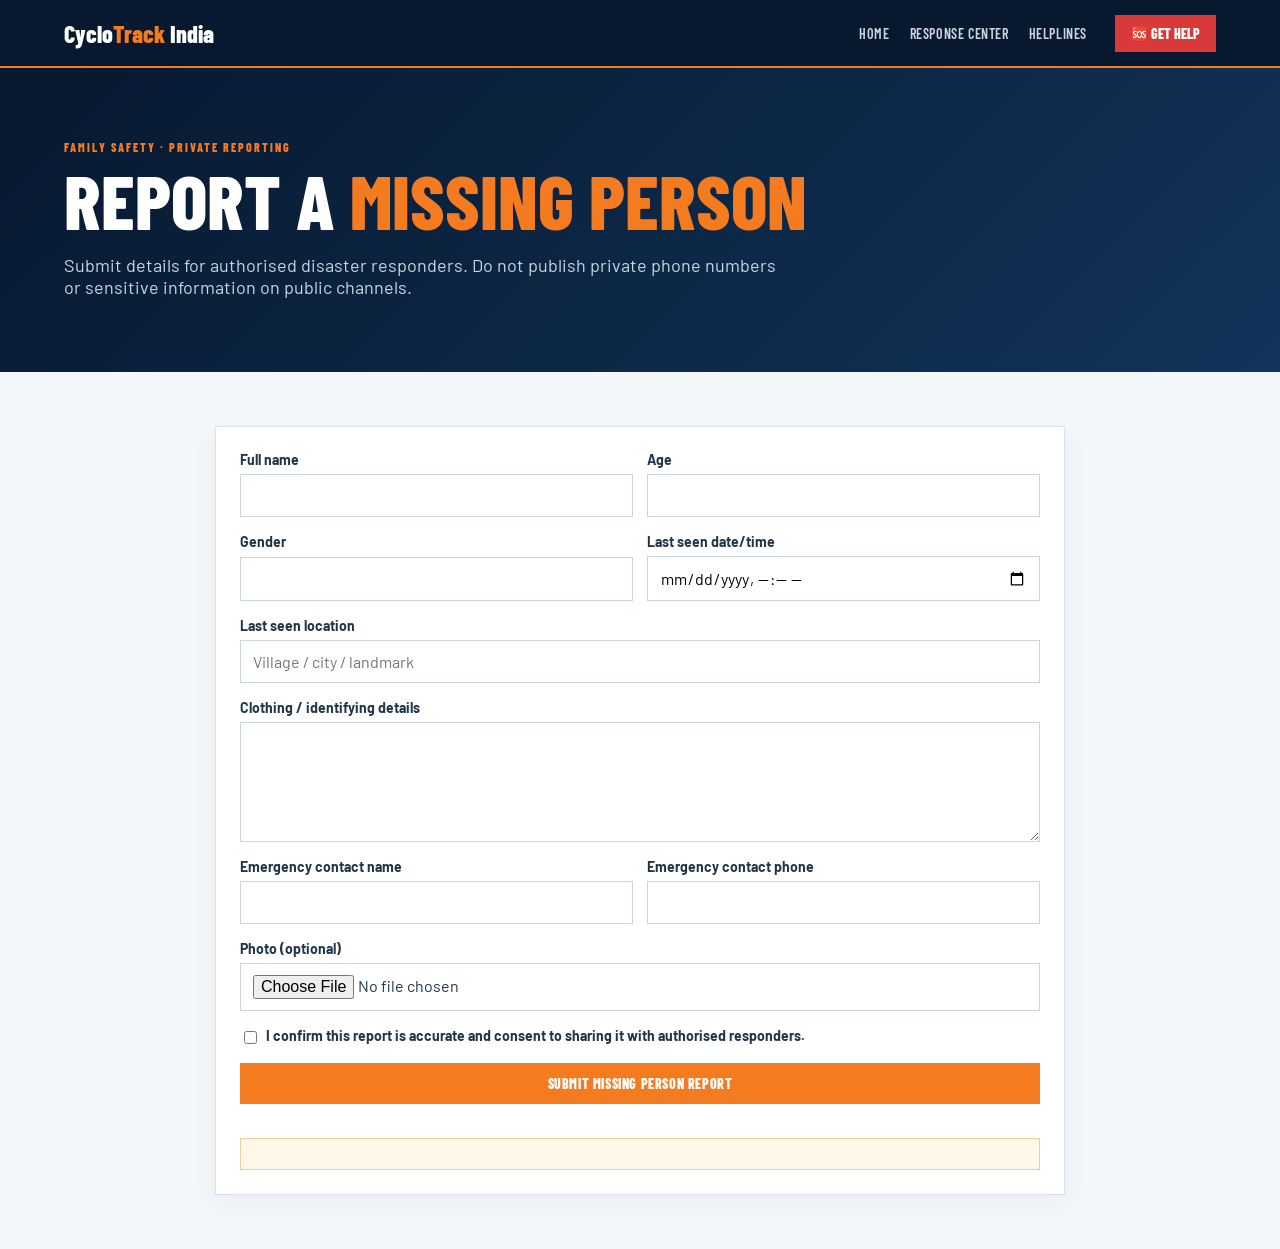
<file: frontend/missing-person.html>
<!DOCTYPE html><html lang="en"><head><meta charset="UTF-8"><meta name="viewport" content="width=device-width,initial-scale=1"><title>CycloTrack India — Missing Person Report</title><link href="https://fonts.googleapis.com/css2?family=Barlow+Condensed:wght@600;700;800&family=Barlow:wght@400;500;600&display=swap" rel="stylesheet"><link rel="stylesheet" href="assets/emergency.css"><link rel="stylesheet" href="assets/response-center.css"></head><body><header class="rc-header"><a class="rc-logo" href="index.html">Cyclo<span>Track</span> India</a><nav><a href="index.html">Home</a><a href="response-center.html">Response Center</a><a href="helplines.html">Helplines</a></nav><a class="rc-sos" href="report.html">🆘 GET HELP</a></header><main><section class="rc-hero compact"><div><div class="rc-kicker">FAMILY SAFETY · PRIVATE REPORTING</div><h1>REPORT A <em>MISSING PERSON</em></h1><p>Submit details for authorised disaster responders. Do not publish private phone numbers or sensitive information on public channels.</p></div></section><section class="rc-section"><form class="panel missing-form" id="missingForm"><div class="two"><label>Full name<input name="name" required maxlength="120"></label><label>Age<input name="age" type="number" min="0" max="120" required></label></div><div class="two"><label>Gender<input name="gender" maxlength="40"></label><label>Last seen date/time<input name="last_seen" type="datetime-local" required></label></div><label>Last seen location<input name="location" required maxlength="300" placeholder="Village / city / landmark"></label><label>Clothing / identifying details<textarea name="details" required maxlength="1500"></textarea></label><div class="two"><label>Emergency contact name<input name="contact_name" required></label><label>Emergency contact phone<input name="contact_phone" required inputmode="tel"></label></div><label>Photo (optional)<input name="photo" type="file" accept="image/*"></label><label class="check"><input type="checkbox" required> I confirm this report is accurate and consent to sharing it with authorised responders.</label><button class="btn primary" type="submit">SUBMIT MISSING PERSON REPORT</button><div id="missingMsg" class="privacy-callout"></div></form></section></main><script>window.CYCLOTRACK_API_BASE=window.CYCLOTRACK_API_BASE||"http://localhost:8000";</script><script src="assets/missing-person.js" defer></script></body></html>
</file>
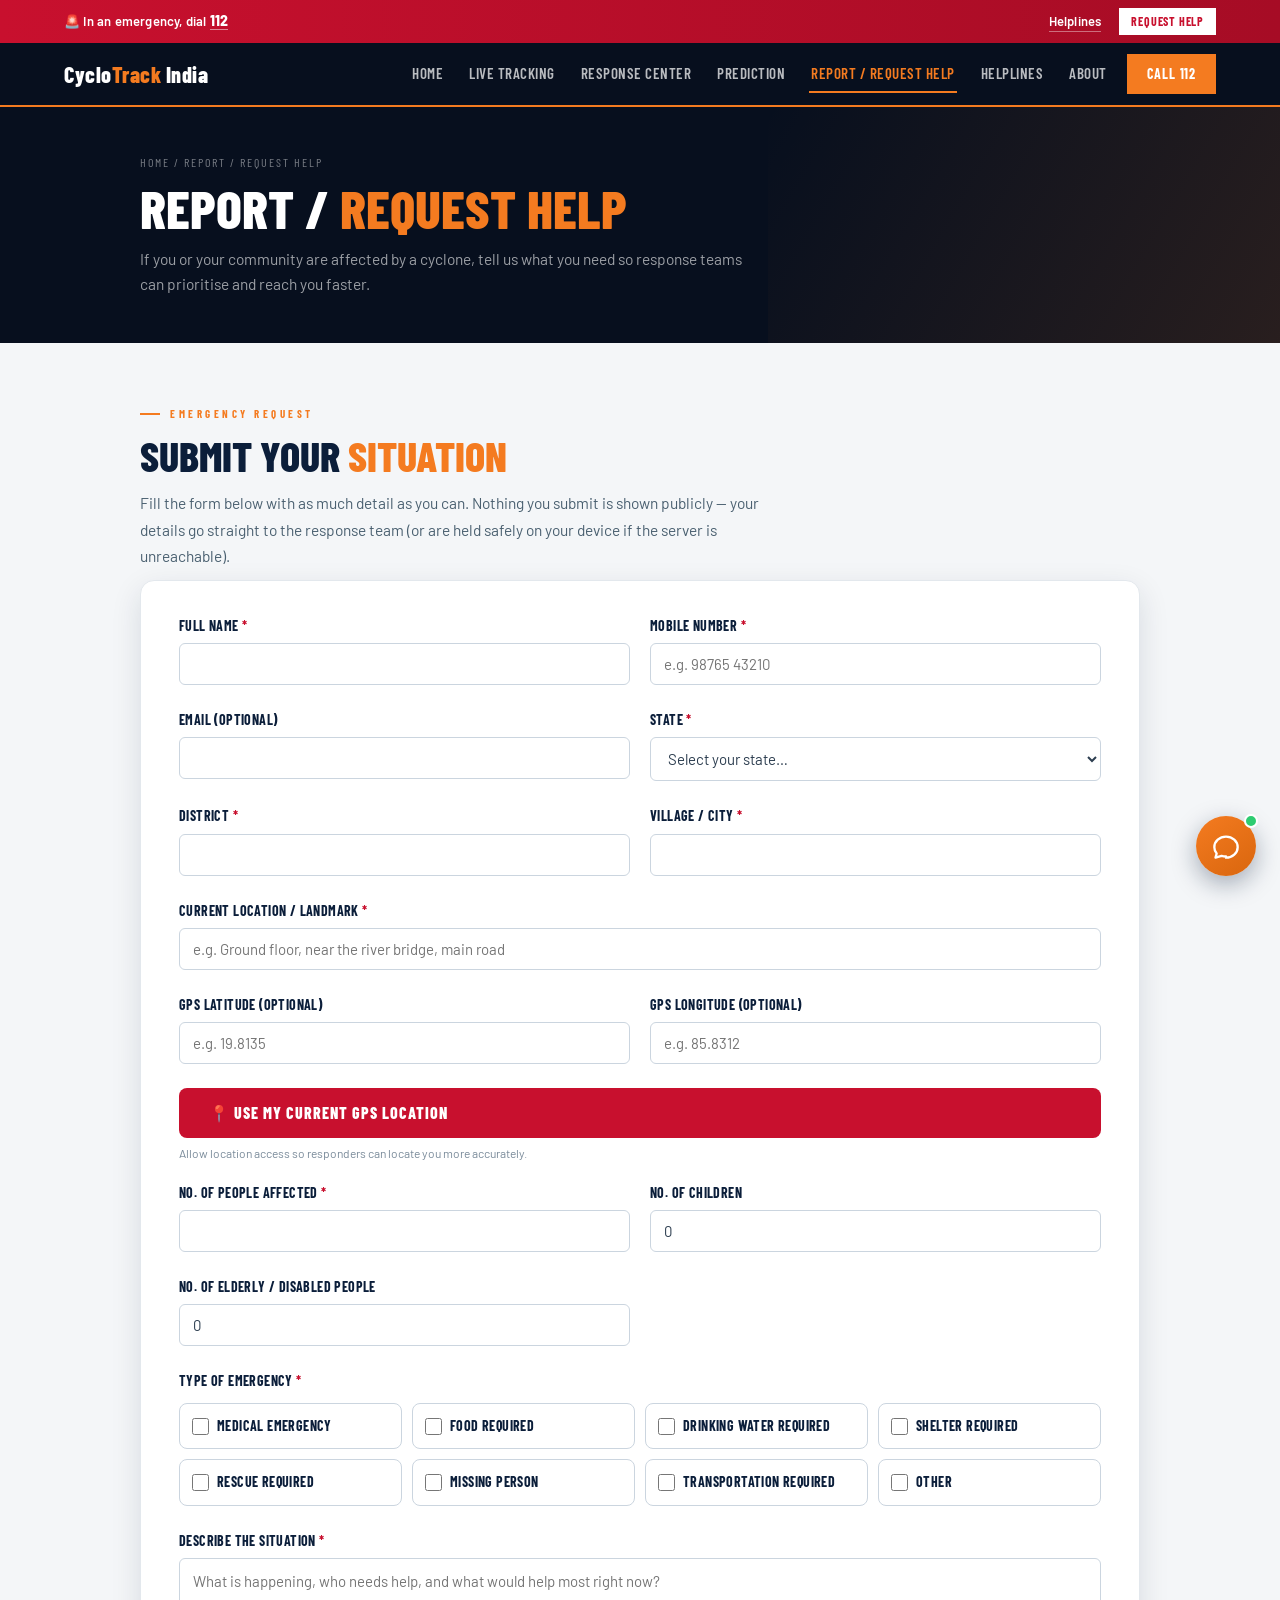
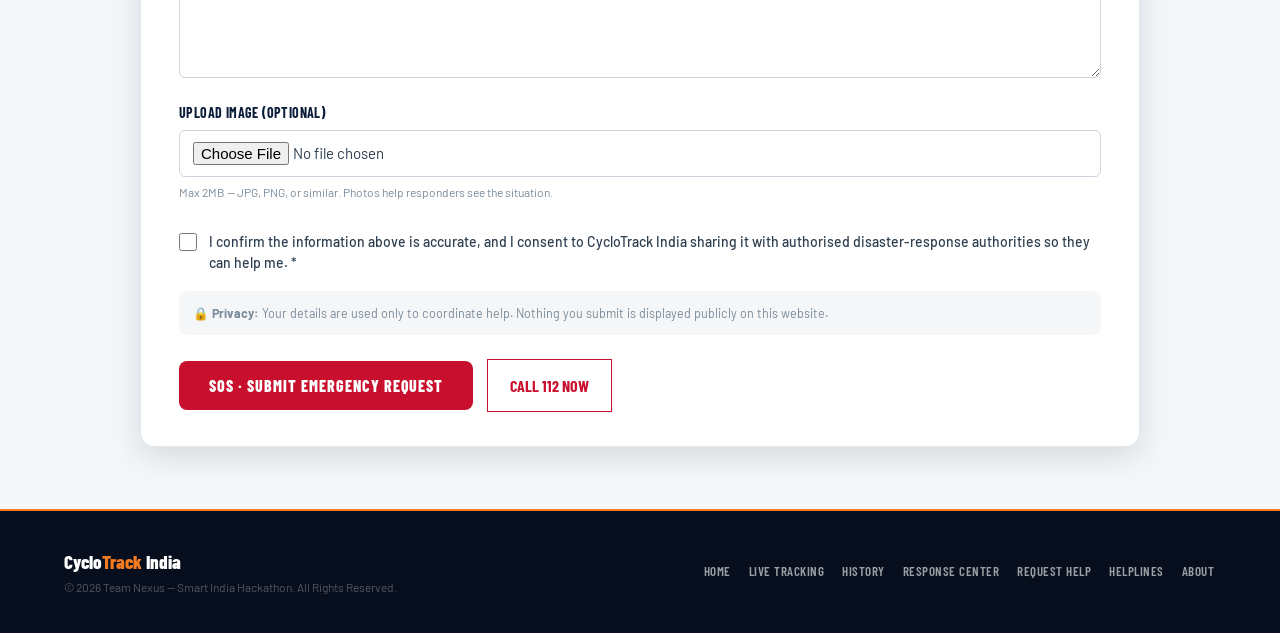
<file: frontend/report.html>
<!DOCTYPE html>
<html lang="en">

<head>
    <meta charset="UTF-8">
    <meta name="viewport" content="width=device-width, initial-scale=1.0">
    <title>Report / Request Help — CycloTrack India</title>
    <meta name="description" content="Cyclone-affected? Submit an emergency help request with CycloTrack India — medical, food, water, shelter, rescue, and more.">
    <link href="https://fonts.googleapis.com/css2?family=Barlow+Condensed:wght@500;600;700;800&family=Barlow:wght@400;500;600&display=swap" rel="stylesheet">
    <link rel="stylesheet" href="assets/chatbot.css">
    <link rel="stylesheet" href="assets/emergency.css">
    <style>
        *,
        *::before,
        *::after {
            box-sizing: border-box;
            margin: 0;
            padding: 0;
        }

        :root {
            --navy: #0B1E3A;
            --navy-dark: #070F1E;
            --orange: #F47B20;
            --orange-dark: #D9660E;
            --white: #FFFFFF;
            --off-white: #F4F6F8;
            --text-body: #2D3E50;
            --font-head: 'Barlow Condensed', sans-serif;
            --font-body: 'Barlow', sans-serif;
        }

        html {
            scroll-behavior: smooth;
        }

        body {
            font-family: var(--font-body);
            color: var(--text-body);
            background: var(--white);
            line-height: 1.6;
            font-size: 16px;
        }

        header {
            background: var(--navy-dark);
            padding: 0 5%;
            display: flex;
            align-items: center;
            justify-content: space-between;
            height: 64px;
            position: sticky;
            top: 0;
            z-index: 100;
            border-bottom: 2px solid var(--orange);
        }

        .logo {
            font-family: var(--font-head);
            font-weight: 800;
            font-size: 22px;
            color: var(--white);
            letter-spacing: .5px;
            text-decoration: none;
        }

        .logo span {
            color: var(--orange);
        }

        nav {
            display: flex;
            gap: 22px;
            align-items: center;
        }

        nav a {
            font-family: var(--font-head);
            font-size: 15px;
            font-weight: 600;
            letter-spacing: .5px;
            color: rgba(255, 255, 255, .72);
            text-decoration: none;
            text-transform: uppercase;
            position: relative;
            padding: 6px 2px 8px;
            white-space: nowrap;
            transition: color .25s ease;
        }

        nav a::after {
            content: '';
            position: absolute;
            left: 50%;
            right: 50%;
            bottom: 0;
            height: 2px;
            background: var(--orange);
            transition: left .25s ease, right .25s ease;
        }

        nav a:hover,
        nav a.active {
            color: var(--orange);
        }

        nav a:hover::after,
        nav a.active::after {
            left: 0;
            right: 0;
        }

        .header-cta {
            background: var(--orange);
            color: var(--white);
            font-family: var(--font-head);
            font-weight: 700;
            font-size: 14px;
            letter-spacing: .8px;
            text-transform: uppercase;
            padding: 9px 20px;
            text-decoration: none;
        }

        .header-cta:hover {
            background: var(--orange-dark);
        }

        .header-right {
            display: flex;
            align-items: center;
            gap: 18px;
        }

        @media (min-width: 1025px) and (max-width: 1180px) {
            nav.main-nav {
                gap: 15px;
            }
            nav.main-nav a {
                font-size: 14px;
            }
        }

        section {
            padding: 62px 5%;
        }

        .section-inner {
            max-width: 1000px;
            margin: 0 auto;
        }

        .section-tag {
            font-family: var(--font-head);
            font-size: 11px;
            letter-spacing: 3.5px;
            text-transform: uppercase;
            color: var(--orange);
            font-weight: 700;
            margin-bottom: 12px;
            display: flex;
            align-items: center;
            gap: 10px;
        }

        .section-tag::before {
            content: '';
            width: 20px;
            height: 2px;
            background: var(--orange);
        }

        .section-h2 {
            font-family: var(--font-head);
            font-weight: 800;
            font-size: clamp(28px, 4vw, 42px);
            text-transform: uppercase;
            color: var(--navy);
            line-height: 1.0;
            margin-bottom: 14px;
        }

        .section-h2 em {
            color: var(--orange);
            font-style: normal;
        }

        .section-lead {
            font-size: 15.5px;
            color: #4A6070;
            max-width: 640px;
            line-height: 1.7;
        }

        .page-hero {
            background: var(--navy-dark);
            padding: 46px 5%;
            position: relative;
            overflow: hidden;
        }

        .page-hero::before {
            content: '';
            position: absolute;
            top: 0;
            right: 0;
            width: 40%;
            height: 100%;
            background: linear-gradient(120deg, transparent, rgba(244, 123, 32, .14));
        }

        .page-hero-inner {
            position: relative;
            z-index: 2;
            max-width: 1000px;
            margin: 0 auto;
        }

        .breadcrumb {
            font-family: var(--font-head);
            font-size: 12px;
            letter-spacing: 2px;
            text-transform: uppercase;
            color: rgba(255, 255, 255, .45);
            margin-bottom: 10px;
        }

        .page-hero-h1 {
            font-family: var(--font-head);
            font-weight: 800;
            font-size: clamp(34px, 4.6vw, 54px);
            color: var(--white);
            text-transform: uppercase;
            line-height: .98;
            margin-bottom: 12px;
        }

        .page-hero-h1 em {
            color: var(--orange);
            font-style: normal;
        }

        .page-hero-sub {
            font-size: 15.5px;
            color: rgba(255, 255, 255, .6);
            max-width: 620px;
        }
        .form-page-bg {
            background: var(--off-white);
            min-height: 60vh;
        }

        .hamburger {
            display: none;
            flex-direction: column;
            justify-content: center;
            gap: 5px;
            width: 32px;
            height: 32px;
            background: transparent;
            border: none;
            cursor: pointer;
            padding: 0;
        }

        .hamburger span {
            display: block;
            width: 22px;
            height: 2px;
            background: var(--white);
            transition: .2s;
        }

        .hamburger.open span:nth-child(1) {
            transform: translateY(7px) rotate(45deg);
        }

        .hamburger.open span:nth-child(2) {
            opacity: 0;
        }

        .hamburger.open span:nth-child(3) {
            transform: translateY(-7px) rotate(-45deg);
        }

        .mobile-menu {
            position: fixed;
            top: 64px;
            left: 0;
            right: 0;
            background: var(--navy-dark);
            border-bottom: 2px solid var(--orange);
            z-index: 99;
            max-height: 0;
            overflow: hidden;
            opacity: 0;
            visibility: hidden;
            transform: translateY(-10px);
            transition: max-height .32s ease, opacity .28s ease, transform .28s ease, visibility .28s;
        }

        .mobile-menu.open {
            max-height: 560px;
            opacity: 1;
            visibility: visible;
            transform: translateY(0);
        }

        .mobile-menu a {
            font-family: var(--font-head);
            font-size: 16px;
            font-weight: 600;
            letter-spacing: .5px;
            color: rgba(255, 255, 255, .78);
            text-decoration: none;
            text-transform: uppercase;
            padding: 16px 5%;
            border-bottom: 1px solid rgba(255, 255, 255, .08);
            display: block;
        }

        .mobile-menu a.active {
            color: var(--orange);
        }

        @media (max-width: 1024px) {
            nav.main-nav {
                display: none;
            }
            .header-cta {
                display: none;
            }
            .hamburger {
                display: flex;
            }
        }

        @media (min-width: 1025px) {
            nav.main-nav {
                display: flex;
            }
            .hamburger {
                display: none;
            }
            .mobile-menu {
                display: none;
            }
        }
        /* __FOOTER_CSS__ */
        footer {
            background: var(--navy-dark);
            padding: 36px 5%;
            border-top: 2px solid var(--orange);
        }

        .footer-inner {
            max-width: 1200px;
            margin: 0 auto;
            display: flex;
            justify-content: space-between;
            align-items: center;
            flex-wrap: wrap;
            gap: 16px;
        }

        .footer-logo {
            font-family: var(--font-head);
            font-size: 19px;
            font-weight: 800;
            color: var(--white);
        }

        .footer-logo span {
            color: var(--orange);
        }

        .footer-copy {
            font-size: 12px;
            color: rgba(255, 255, 255, .3);
        }

        .footer-nav {
            display: flex;
            flex-wrap: wrap;
            gap: 14px;
            align-items: center;
        }

        .footer-nav a {
            color: rgba(255, 255, 255, .6);
            text-decoration: none;
            font-size: 13px;
            text-transform: uppercase;
            font-family: var(--font-head);
            letter-spacing: .5px;
        }

        .footer-nav a:hover {
            color: var(--orange);
        }
    </style>
</head>

<body id="top">
    <a class="skip-link" href="#main">Skip to main content</a>

    <div class="emergency-bar" role="region" aria-label="Emergency information">
        <span>🚨 In an emergency, dial <a href="tel:112" class="eb-dial">112</a></span>
        <span class="eb-links">
            <a href="helplines.html">Helplines</a>
            <a href="report.html" class="eb-cta">Request Help</a>
        </span>
    </div>

    <header>
        <a href="index.html" class="logo">Cyclo<span>Track</span> India</a>
        <div class="header-right">
            <nav class="main-nav" aria-label="Primary">
                <a href="index.html">Home</a>
                <a href="cyclone_region.html">Live Tracking</a>
                <a href="response-center.html">Response Center</a>
                <a href="cyclone_region.html#evolution">Prediction</a>
                <a href="report.html" class="active">Report / Request Help</a>
                <a href="helplines.html">Helplines</a>
                <a href="about.html">About</a>
            </nav>
            <a href="tel:112" class="header-cta">Call 112</a>
            <button class="hamburger" id="hamburgerBtn" aria-label="Open menu" aria-expanded="false"><span></span><span></span><span></span></button>
        </div>
    </header>
    <div class="mobile-menu" id="mobileMenu">
        <a href="index.html">Home</a>
        <a href="cyclone_region.html">Live Tracking</a>
        <a href="cyclone_region.html#evolution">Prediction</a>
        <a href="report.html" class="active">Report / Request Help</a>
        <a href="helplines.html">Helplines</a>
        <a href="about.html">About</a>
    </div>

    <div class="page-hero">
        <div class="page-hero-inner">
            <p class="breadcrumb">Home <span>/</span> Report / Request Help</p>
            <h1 class="page-hero-h1">Report / <em>Request Help</em></h1>
            <p class="page-hero-sub">If you or your community are affected by a cyclone, tell us what you need so
                response teams can prioritise and reach you faster.</p>
        </div>
    </div>
<section class="form-page-bg" id="main">
        <div class="section-inner report-shell">
            <span class="section-tag">Emergency Request</span>
            <h2 class="section-h2">Submit Your <em>Situation</em></h2>
            <p class="section-lead">Fill the form below with as much detail as you can. Nothing you submit is shown
                publicly — your details go straight to the response team (or are held safely on your device if the
                server is unreachable).</p>

            <div class="report-card">
                <form id="helpRequestForm" novalidate>
                    <div class="report-grid">
                        <div class="report-field">
                            <label for="fullName">Full Name <span class="req" aria-hidden="true">*</span></label>
                            <input type="text" id="fullName" name="fullName" autocomplete="name" maxlength="120" required aria-required="true">
                            <span class="field-error" id="fullNameError" aria-live="polite"></span>
                        </div>
                        <div class="report-field">
                            <label for="mobile">Mobile Number <span class="req" aria-hidden="true">*</span></label>
                            <input type="tel" id="mobile" name="mobile" autocomplete="tel" inputmode="tel" maxlength="20" placeholder="e.g. 98765 43210" required aria-required="true">
                            <span class="field-error" id="mobileError" aria-live="polite"></span>
                        </div>
                        <div class="report-field">
                            <label for="email">Email (optional)</label>
                            <input type="email" id="email" name="email" autocomplete="email" maxlength="120">
                            <span class="field-error" id="emailError" aria-live="polite"></span>
                        </div>
                        <div class="report-field">
                            <label for="state">State <span class="req" aria-hidden="true">*</span></label>
                            <select id="state" name="state" required aria-required="true">
                                <option value="">Select your state…</option>
                            </select>
                            <span class="field-error" id="stateError" aria-live="polite"></span>
                        </div>
                        <div class="report-field">
                            <label for="district">District <span class="req" aria-hidden="true">*</span></label>
                            <input type="text" id="district" name="district" maxlength="120" required aria-required="true">
                            <span class="field-error" id="districtError" aria-live="polite"></span>
                        </div>
                        <div class="report-field">
                            <label for="villageCity">Village / City <span class="req" aria-hidden="true">*</span></label>
                            <input type="text" id="villageCity" name="villageCity" maxlength="140" required aria-required="true">
                            <span class="field-error" id="villageCityError" aria-live="polite"></span>
                        </div>
                        <div class="report-field full">
                            <label for="currentLocation">Current Location / Landmark <span class="req" aria-hidden="true">*</span></label>
                            <input type="text" id="currentLocation" name="currentLocation" maxlength="400" placeholder="e.g. Ground floor, near the river bridge, main road" required aria-required="true">
                            <span class="field-error" id="currentLocationError" aria-live="polite"></span>
                        </div>
                        <div class="report-field">
                            <label for="latitude">GPS Latitude (optional)</label>
                            <input type="number" id="latitude" name="latitude" step="any" min="-90" max="90" placeholder="e.g. 19.8135">
                            <span class="field-error" id="latitudeError" aria-live="polite"></span>
                        </div>
                        <div class="report-field">
                            <label for="longitude">GPS Longitude (optional)</label>
                            <input type="number" id="longitude" name="longitude" step="any" min="-180" max="180" placeholder="e.g. 85.8312">
                            <span class="field-error" id="longitudeError" aria-live="polite"></span>
                        </div>
                        <div class="report-field full">
                            <button type="button" class="btn-emergency" id="getGpsBtn" style="border:0;cursor:pointer;">📍 Use My Current GPS Location</button>
                            <span class="hint" id="gpsStatus">Allow location access so responders can locate you more accurately.</span>
                        </div>
                        <div class="report-field">
                            <label for="peopleAffected">No. of People Affected <span class="req" aria-hidden="true">*</span></label>
                            <input type="number" id="peopleAffected" name="peopleAffected" min="1" step="1" inputmode="numeric" required aria-required="true">
                            <span class="field-error" id="peopleAffectedError" aria-live="polite"></span>
                        </div>
                        <div class="report-field">
                            <label for="children">No. of Children</label>
                            <input type="number" id="children" name="children" min="0" step="1" inputmode="numeric" value="0">
                            <span class="field-error" id="childrenError" aria-live="polite"></span>
                        </div>
                        <div class="report-field">
                            <label for="elderlyDisabled">No. of Elderly / Disabled People</label>
                            <input type="number" id="elderlyDisabled" name="elderlyDisabled" min="0" step="1" inputmode="numeric" value="0">
                            <span class="field-error" id="elderlyDisabledError" aria-live="polite"></span>
                        </div>
                        <div class="report-field full">
                            <label id="emergencyTypesLabel">Type of Emergency <span class="req" aria-hidden="true">*</span></label>
                            <div class="report-types" role="group" aria-labelledby="emergencyTypesLabel">
                                <label class="pt-chip"><input type="checkbox" name="emergencyTypes" value="Medical Emergency"> Medical Emergency</label>
                                <label class="pt-chip"><input type="checkbox" name="emergencyTypes" value="Food Required"> Food Required</label>
                                <label class="pt-chip"><input type="checkbox" name="emergencyTypes" value="Drinking Water Required"> Drinking Water Required</label>
                                <label class="pt-chip"><input type="checkbox" name="emergencyTypes" value="Shelter Required"> Shelter Required</label>
                                <label class="pt-chip"><input type="checkbox" name="emergencyTypes" value="Rescue Required"> Rescue Required</label>
                                <label class="pt-chip"><input type="checkbox" name="emergencyTypes" value="Missing Person"> Missing Person</label>
                                <label class="pt-chip"><input type="checkbox" name="emergencyTypes" value="Transportation Required"> Transportation Required</label>
                                <label class="pt-chip"><input type="checkbox" name="emergencyTypes" value="Other"> Other</label>
                            </div>
                            <span class="field-error" id="emergencyTypesError" aria-live="polite"></span>
                        </div>
                        <div class="report-field full">
                            <label for="description">Describe the Situation <span class="req" aria-hidden="true">*</span></label>
                            <textarea id="description" name="description" maxlength="3000" placeholder="What is happening, who needs help, and what would help most right now?" required aria-required="true"></textarea>
                            <span class="field-error" id="descriptionError" aria-live="polite"></span>
                        </div>
                        <div class="report-field full">
                            <label for="imageFile">Upload Image (optional)</label>
                            <input type="file" id="imageFile" name="imageFile" accept="image/*">
                            <span class="hint">Max 2MB — JPG, PNG, or similar. Photos help responders see the situation.</span>
                            <div class="image-preview"><img id="imagePreview" alt="Preview of the photo you are uploading"></div>
                        </div>
                        <div class="report-consent">
                            <label for="consent">
                                <input type="checkbox" id="consent" name="consent" required aria-required="true">
                                <span>I confirm the information above is accurate, and I consent to CycloTrack India
                                    sharing it with authorised disaster-response authorities so they can help me.
                                    <span class="req" aria-hidden="true">*</span></span>
                            </label>
                            <span class="field-error" id="consentError" aria-live="polite"></span>
                        </div>
                        <div class="report-privacy-note">
                            🔒 <strong>Privacy:</strong> Your details are used only to coordinate help. Nothing you
                            submit is displayed publicly on this website.
                        </div>
                        <div class="submit-row">
                            <input type="submit" class="btn-emergency" id="submitBtn" value="SOS · Submit Emergency Request">
                            <a href="tel:112" style="color:#C8102E;border:1.5px solid #C8102E;font-family:var(--font-head);font-weight:700;text-transform:uppercase;text-decoration:none;padding:13px 22px;">Call 112 Now</a>
                        </div>
                        <div class="report-msg" id="reportMsg" aria-live="polite"></div>
                    </div>
                </form>
            </div>
        </div>
    </section>
    <footer>
        <div class="footer-inner">
            <div>
                <div class="footer-logo">Cyclo<span>Track</span> India</div>
                <p class="footer-copy">&copy; 2026 Team Nexus — Smart India Hackathon. All Rights Reserved.</p>
            </div>
            <nav class="footer-nav" aria-label="Footer">
                <a href="index.html">Home</a>
                <a href="cyclone_region.html">Live Tracking</a>
                <a href="history.html">History</a>
                <a href="response-center.html">Response Center</a>
                <a href="report.html">Request Help</a>
                <a href="helplines.html">Helplines</a>
                <a href="about.html">About</a>
            </nav>
        </div>
    </footer>

    <script>
        (function () {
            var btn = document.getElementById('hamburgerBtn');
            var menu = document.getElementById('mobileMenu');
            if (!btn || !menu) return;
            btn.addEventListener('click', function () {
                var open = menu.classList.toggle('open');
                btn.classList.toggle('open');
                btn.setAttribute('aria-expanded', open ? 'true' : 'false');
            });
            menu.querySelectorAll('a').forEach(function (a) {
                a.addEventListener('click', function () {
                    btn.classList.remove('open');
                    menu.classList.remove('open');
                    btn.setAttribute('aria-expanded', 'false');
                });
            });
        })();
    </script>
    <script src="assets/helpreport.js" defer></script>
    <script src="assets/chatbot.js" defer></script>
</body>
</html>
</file>
<file: frontend/assets/chatbot.css>
/* ============================================================
   CycloTrack India — Cyclone Info Chatbot Widget
   Self-contained styles. Uses its own variable scope so it looks
   right on every page even if a host page's :root vars differ.
   ============================================================ */

#cycai-widget {
    --cycai-navy: #0B1E3A;
    --cycai-navy-mid: #112444;
    --cycai-navy-dark: #070F1E;
    --cycai-orange: #F47B20;
    --cycai-orange-dark: #D9660E;
    --cycai-white: #FFFFFF;
    --cycai-off-white: #F4F6F8;
    --cycai-gray-light: #E8ECF0;
    --cycai-gray-mid: #9AAAB8;
    --cycai-text: #2D3E50;
    --cycai-font-head: 'Barlow Condensed', sans-serif;
    --cycai-font-body: 'Barlow', sans-serif;

    position: fixed;
    right: 24px;
    bottom: 24px;
    z-index: 9999;
    font-family: var(--cycai-font-body);
    box-sizing: border-box;
}

#cycai-widget *,
#cycai-widget *::before,
#cycai-widget *::after {
    box-sizing: border-box;
}

/* ---------- Launcher button ---------- */
.cycai-launcher {
    width: 60px;
    height: 60px;
    border-radius: 50%;
    background: linear-gradient(145deg, var(--cycai-orange), var(--cycai-orange-dark));
    border: none;
    cursor: pointer;
    box-shadow: 0 8px 24px rgba(11, 30, 58, 0.35);
    display: flex;
    align-items: center;
    justify-content: center;
    color: var(--cycai-white);
    transition: transform .2s ease, box-shadow .2s ease;
    position: relative;
}

.cycai-launcher:hover {
    transform: translateY(-2px) scale(1.04);
    box-shadow: 0 10px 28px rgba(11, 30, 58, 0.45);
}

.cycai-launcher svg {
    width: 28px;
    height: 28px;
}

.cycai-launcher .cycai-badge {
    position: absolute;
    top: -2px;
    right: -2px;
    width: 14px;
    height: 14px;
    background: #2ECC71;
    border: 2px solid var(--cycai-white);
    border-radius: 50%;
}

#cycai-widget.cycai-open .cycai-launcher {
    display: none;
}

/* ---------- Chat panel ---------- */
.cycai-panel {
    display: none;
    flex-direction: column;
    position: fixed;
    right: 24px;
    bottom: 24px;
    width: 380px;
    max-width: calc(100vw - 32px);
    height: 560px;
    max-height: calc(100vh - 48px);
    background: var(--cycai-white);
    border-radius: 16px;
    overflow: hidden;
    box-shadow: 0 20px 60px rgba(7, 15, 30, 0.35);
    border: 1px solid var(--cycai-gray-light);
}

#cycai-widget.cycai-open .cycai-panel {
    display: flex;
    animation: cycai-pop .18s ease-out;
}

@keyframes cycai-pop {
    from { opacity: 0; transform: translateY(12px) scale(.98); }
    to { opacity: 1; transform: translateY(0) scale(1); }
}

/* ---------- Header ---------- */
.cycai-header {
    background: var(--cycai-navy-dark);
    border-bottom: 2px solid var(--cycai-orange);
    padding: 14px 16px;
    display: flex;
    align-items: center;
    gap: 10px;
    flex-shrink: 0;
}

.cycai-header-icon {
    width: 34px;
    height: 34px;
    border-radius: 50%;
    background: var(--cycai-orange);
    display: flex;
    align-items: center;
    justify-content: center;
    flex-shrink: 0;
}

.cycai-header-icon svg {
    width: 18px;
    height: 18px;
    color: var(--cycai-white);
}

.cycai-header-text {
    flex: 1;
    min-width: 0;
}

.cycai-header-title {
    font-family: var(--cycai-font-head);
    font-weight: 700;
    font-size: 16px;
    color: var(--cycai-white);
    letter-spacing: .3px;
    line-height: 1.2;
}

.cycai-header-title span {
    color: var(--cycai-orange);
}

.cycai-header-sub {
    font-size: 11.5px;
    color: rgba(255, 255, 255, .6);
    display: flex;
    align-items: center;
    gap: 5px;
    margin-top: 2px;
}

.cycai-status-dot {
    width: 6px;
    height: 6px;
    border-radius: 50%;
    background: #2ECC71;
    flex-shrink: 0;
}

.cycai-close {
    background: transparent;
    border: none;
    color: rgba(255, 255, 255, .7);
    cursor: pointer;
    padding: 6px;
    display: flex;
    border-radius: 6px;
    transition: background .15s, color .15s;
}

.cycai-close:hover {
    background: rgba(255, 255, 255, .1);
    color: var(--cycai-white);
}

.cycai-close svg {
    width: 18px;
    height: 18px;
}

/* ---------- Messages ---------- */
.cycai-body {
    flex: 1;
    overflow-y: auto;
    padding: 16px;
    background: var(--cycai-off-white);
    display: flex;
    flex-direction: column;
    gap: 12px;
}

.cycai-body::-webkit-scrollbar {
    width: 6px;
}

.cycai-body::-webkit-scrollbar-thumb {
    background: var(--cycai-gray-mid);
    border-radius: 3px;
}

.cycai-msg {
    display: flex;
    gap: 8px;
    max-width: 100%;
    animation: cycai-fade .2s ease-out;
}

@keyframes cycai-fade {
    from { opacity: 0; transform: translateY(4px); }
    to { opacity: 1; transform: translateY(0); }
}

.cycai-msg-avatar {
    width: 26px;
    height: 26px;
    border-radius: 50%;
    flex-shrink: 0;
    display: flex;
    align-items: center;
    justify-content: center;
    font-family: var(--cycai-font-head);
    font-weight: 700;
    font-size: 12px;
    color: var(--cycai-white);
}

.cycai-msg.bot .cycai-msg-avatar {
    background: var(--cycai-navy);
}

.cycai-msg.user {
    flex-direction: row-reverse;
    margin-left: auto;
}

.cycai-msg.user .cycai-msg-avatar {
    background: var(--cycai-orange);
}

.cycai-bubble {
    padding: 10px 13px;
    border-radius: 12px;
    font-size: 13.5px;
    line-height: 1.55;
    color: var(--cycai-text);
    background: var(--cycai-white);
    border: 1px solid var(--cycai-gray-light);
    max-width: 260px;
    word-wrap: break-word;
}

.cycai-msg.bot .cycai-bubble {
    border-top-left-radius: 3px;
}

.cycai-msg.user .cycai-bubble {
    background: var(--cycai-navy);
    color: var(--cycai-white);
    border-color: var(--cycai-navy);
    border-top-right-radius: 3px;
}

.cycai-bubble p + p {
    margin-top: 6px;
}

.cycai-bubble ul {
    margin: 6px 0 0 16px;
    padding: 0;
}

.cycai-bubble li {
    margin-bottom: 3px;
}

.cycai-bubble strong {
    color: var(--cycai-navy);
}

.cycai-msg.user .cycai-bubble strong {
    color: var(--cycai-white);
}

.cycai-offline-note {
    display: inline-block;
    font-size: 11.5px;
    font-style: italic;
    opacity: 0.7;
    line-height: 1.4;
}

/* ---------- Typing indicator ---------- */
.cycai-typing .cycai-bubble {
    display: flex;
    align-items: center;
    gap: 4px;
    padding: 12px 14px;
}

.cycai-typing span {
    width: 6px;
    height: 6px;
    border-radius: 50%;
    background: var(--cycai-gray-mid);
    animation: cycai-blink 1.2s infinite ease-in-out;
}

.cycai-typing span:nth-child(2) { animation-delay: .2s; }
.cycai-typing span:nth-child(3) { animation-delay: .4s; }

@keyframes cycai-blink {
    0%, 80%, 100% { opacity: .3; transform: scale(.85); }
    40% { opacity: 1; transform: scale(1); }
}

/* ---------- Quick reply chips ---------- */
.cycai-chips {
    display: flex;
    flex-wrap: wrap;
    gap: 6px;
    padding: 0 16px 12px;
    background: var(--cycai-off-white);
    flex-shrink: 0;
}

.cycai-chip {
    background: var(--cycai-white);
    border: 1px solid var(--cycai-gray-light);
    color: var(--cycai-navy);
    font-family: var(--cycai-font-body);
    font-size: 12px;
    font-weight: 600;
    padding: 7px 11px;
    border-radius: 20px;
    cursor: pointer;
    transition: background .15s, border-color .15s, color .15s;
}

.cycai-chip:hover {
    background: var(--cycai-orange);
    border-color: var(--cycai-orange);
    color: var(--cycai-white);
}

/* ---------- Input row ---------- */
.cycai-input-row {
    display: flex;
    align-items: center;
    gap: 8px;
    padding: 12px;
    background: var(--cycai-white);
    border-top: 1px solid var(--cycai-gray-light);
    flex-shrink: 0;
}

.cycai-input {
    flex: 1;
    border: 1px solid var(--cycai-gray-light);
    background: var(--cycai-off-white);
    border-radius: 22px;
    padding: 10px 15px;
    font-family: var(--cycai-font-body);
    font-size: 13.5px;
    color: var(--cycai-text);
    outline: none;
    transition: border-color .15s;
}

.cycai-input:focus {
    border-color: var(--cycai-orange);
}

.cycai-send {
    width: 38px;
    height: 38px;
    border-radius: 50%;
    background: var(--cycai-orange);
    border: none;
    color: var(--cycai-white);
    display: flex;
    align-items: center;
    justify-content: center;
    cursor: pointer;
    flex-shrink: 0;
    transition: background .15s, transform .15s;
}

.cycai-send:hover {
    background: var(--cycai-orange-dark);
}

.cycai-send:active {
    transform: scale(.93);
}

.cycai-send svg {
    width: 16px;
    height: 16px;
}

.cycai-disclaimer {
    font-size: 10px;
    color: var(--cycai-gray-mid);
    text-align: center;
    padding: 0 12px 10px;
    background: var(--cycai-white);
    flex-shrink: 0;
}

/* ---------- Mobile ---------- */
@media (max-width: 480px) {
    .cycai-panel {
        right: 12px;
        left: 12px;
        bottom: 12px;
        width: auto;
        height: calc(100vh - 24px);
    }

    #cycai-widget {
        right: 12px;
        bottom: 12px;
    }
}
</file>
<file: frontend/assets/emergency.css>
/* ===========================================================================
   CycloTrack India — Shared Emergency / Help UI styles
   Used by index.html, report.html, helplines.html (and the emergency alert bar
   on every page). Keeps the disaster-response components visually consistent
   with the existing navy + orange design system.
   =========================================================================== */

:root {
    --ec-navy: #0B1E3A;
    --ec-navy-dark: #070F1E;
    --ec-orange: #F47B20;
    --ec-orange-dark: #D9660E;
    --ec-red: #C8102E;          /* emergency accent (siren red) */
    --ec-red-dark: #A60C25;
    --ec-white: #FFFFFF;
    --ec-off-white: #F4F6F8;
    --ec-body: #2D3E50;
    --ec-head: 'Barlow Condensed', sans-serif;
    --ec-body-font: 'Barlow', sans-serif;
    --ec-shadow: 0 10px 30px rgba(11, 30, 58, .12);
    --ec-radius: 10px;
}

/* --- Emergency alert bar (top of every page) ----------------------------- */
.emergency-bar {
    background: linear-gradient(90deg, var(--ec-red), var(--ec-red-dark));
    color: var(--ec-white);
    font-family: var(--ec-body-font);
    font-size: 13px;
    font-weight: 600;
    padding: 8px 5%;
    display: flex;
    align-items: center;
    justify-content: space-between;
    flex-wrap: wrap;
    gap: 8px 16px;
    letter-spacing: .2px;
}
.emergency-bar a {
    color: var(--ec-white);
    text-decoration: none;
    border-bottom: 1px solid rgba(255, 255, 255, .4);
}
.emergency-bar a:hover { border-bottom-color: var(--ec-white); }
.emergency-bar .eb-cta {
    background: var(--ec-white);
    color: var(--ec-red);
    border: none;
    padding: 4px 12px;
    font-weight: 700;
    font-family: var(--ec-head);
    text-transform: uppercase;
    letter-spacing: .8px;
    font-size: 12px;
}
.emergency-bar .eb-cta:hover { background: #ffe7ec; }
.emergency-bar .eb-dial {
    font-weight: 800;
    font-size: 14px;
    border-bottom: 1px solid rgba(255,255,255,.5);
}
.eb-links { display: flex; gap: 18px; align-items: center; }

/* --- Section framing ----------------------------------------------------- */
.ec-section { padding: 70px 5%; }
.ec-inner { max-width: 1200px; margin: 0 auto; }

/* --- Emergency quick-action cards ---------------------------------------- */
.ec-actions-grid {
    display: grid;
    grid-template-columns: repeat(5, 1fr);
    gap: 16px;
    margin-top: 30px;
}
.ec-action {
    background: var(--ec-white);
    border: 1px solid #E3E8ED;
    border-top: 3px solid var(--ec-navy);
    border-radius: var(--ec-radius);
    padding: 22px 16px;
    text-align: center;
    text-decoration: none;
    color: var(--ec-body);
    transition: transform .18s ease, box-shadow .18s ease, border-color .18s ease;
    display: flex;
    flex-direction: column;
    gap: 8px;
    align-items: center;
}
.ec-action:hover,
.ec-action:focus-visible {
    transform: translateY(-4px);
    box-shadow: var(--ec-shadow);
    border-top-color: var(--ec-orange);
    outline: none;
}
.ec-action-icon { font-size: 26px; line-height: 1; }
.ec-action-label {
    font-family: var(--ec-head);
    font-weight: 700;
    font-size: 15px;
    text-transform: uppercase;
    letter-spacing: .4px;
}
.ec-action-sub { font-size: 12px; color: #5A6E7E; }

/* --- Cyclone helpline cards ---------------------------------------------- */
.hl-intro { font-size: 15px; color: #4A6070; max-width: 720px; line-height: 1.7; margin-bottom: 26px; }
.hl-grid {
    display: grid;
    grid-template-columns: repeat(auto-fit, minmax(230px, 1fr));
    gap: 18px;
}
.hl-card {
    background: var(--ec-white);
    border-radius: var(--ec-radius);
    border: 1px solid #E3E8ED;
    border-top: 4px solid var(--ec-orange);
    padding: 22px;
    box-shadow: 0 4px 14px rgba(11, 30, 58, .06);
    transition: transform .18s ease, box-shadow .18s ease;
    display: flex;
    flex-direction: column;
}
.hl-card:hover { transform: translateY(-3px); box-shadow: var(--ec-shadow); }
.hl-card.urgent { border-top-color: var(--ec-red); }
.hl-service {
    font-family: var(--ec-head);
    font-size: 15px;
    font-weight: 700;
    color: var(--ec-navy);
    text-transform: uppercase;
    letter-spacing: .5px;
}
.hl-num {
    font-family: var(--ec-head);
    font-size: 34px;
    font-weight: 800;
    color: var(--ec-body);
    margin: 10px 0 12px;
    line-height: 1;
}
.hl-card a.hl-dial {
    margin-top: auto;
    background: var(--ec-navy);
    color: var(--ec-white);
    font-family: var(--ec-head);
    font-weight: 700;
    text-transform: uppercase;
    letter-spacing: .8px;
    font-size: 13px;
    text-align: center;
    padding: 11px 0;
    border-radius: 6px;
    text-decoration: none;
    transition: background .18s ease;
}
.hl-card a.hl-dial:hover { background: var(--ec-orange); }
.hl-desc { font-size: 13px; color: #5A6E7E; margin-top: 4px; margin-bottom: 14px; flex-grow: 1; }

.hl-notice {
    margin-top: 26px;
    background: #FFF6EE;
    border: 1px solid #F6D9BF;
    border-left: 4px solid var(--ec-orange);
    border-radius: 6px;
    padding: 16px 18px;
    font-size: 14px;
    color: #6b4a2a;
    line-height: 1.6;
}
.hl-notice strong { color: #A0560B; }

/* --- Extended helpline table --------------------------------------------- */
.hl-ext { margin-top: 40px; }
.hl-ext h3 {
    font-family: var(--ec-head);
    font-size: 24px;
    font-weight: 800;
    color: var(--ec-navy);
    text-transform: uppercase;
    margin-bottom: 6px;
}
.hl-ext table { width: 100%; border-collapse: collapse; margin-top: 16px; background: var(--ec-white); }
.hl-ext th {
    font-family: var(--ec-head);
    font-size: 12px;
    font-weight: 700;
    letter-spacing: 1px;
    text-transform: uppercase;
    text-align: left;
    color: var(--ec-orange);
    padding: 12px 14px;
    border-bottom: 2px solid var(--ec-navy);
    background: var(--ec-navy);
}
.hl-ext td { padding: 13px 14px; font-size: 14px; border-bottom: 1px solid #E8ECF0; color: var(--ec-body); }
.hl-ext tbody tr:hover { background: var(--ec-off-white); }
.hl-tel { font-weight: 700; color: var(--ec-navy); text-decoration: none; }
.hl-tel:hover { color: var(--ec-orange); }

/* --- Report / Request Help form ------------------------------------------- */
.report-shell { max-width: 860px; margin: 0 auto; }
.report-card {
    background: var(--ec-white);
    border: 1px solid #E3E8ED;
    border-radius: 14px;
    box-shadow: var(--ec-shadow);
    padding: 34px 38px;
    margin-top: 10px;
}
.report-grid {
    display: grid;
    grid-template-columns: 1fr 1fr;
    gap: 18px 20px;
}
.report-field { display: flex; flex-direction: column; gap: 6px; }
.report-field.full { grid-column: 1 / -1; }
.report-field label {
    font-family: var(--ec-head);
    font-weight: 700;
    font-size: 14px;
    letter-spacing: .4px;
    text-transform: uppercase;
    color: var(--ec-navy);
}
.report-field label .req { color: var(--ec-red); }
.report-field input,
.report-field select,
.report-field textarea {
    font-family: var(--ec-body-font);
    font-size: 15px;
    color: var(--ec-body);
    padding: 11px 13px;
    border: 1px solid #CBD5DF;
    border-radius: 6px;
    background: var(--ec-white);
    transition: border-color .15s ease, box-shadow .15s ease;
}
.report-field input:focus,
.report-field select:focus,
.report-field textarea:focus {
    outline: none;
    border-color: var(--ec-orange);
    box-shadow: 0 0 0 3px rgba(244, 123, 32, .18);
}
.report-field textarea { min-height: 120px; resize: vertical; line-height: 1.55; }
.report-field .hint { font-size: 12px; color: #7A8B9A; }
.field-error { color: var(--ec-red); font-size: 12.5px; font-weight: 600; min-height: 0; }
.report-field.invalid input,
.report-field.invalid select,
.report-field.invalid textarea { border-color: var(--ec-red); }

.report-types {
    display: grid;
    grid-template-columns: repeat(auto-fill, minmax(190px, 1fr));
    gap: 10px;
    margin-top: 4px;
}
.pt-chip {
    display: flex;
    align-items: center;
    gap: 8px;
    border: 1px solid #CBD5DF;
    border-radius: 8px;
    padding: 11px 12px;
    font-size: 14px;
    color: var(--ec-body);
    cursor: pointer;
    transition: border-color .15s ease, background .15s ease;
    background: var(--ec-white);
}
.pt-chip:hover { border-color: var(--ec-orange); }
.pt-chip input { width: 17px; height: 17px; accent-color: var(--ec-orange); }
.pt-chip:has(input:checked) {
    border-color: var(--ec-orange);
    background: #FFF6EE;
    font-weight: 600;
}

.report-consent { grid-column: 1 / -1; margin-top: 4px; }
.report-consent label {
    display: flex; gap: 12px; align-items: flex-start;
    font-size: 14px; color: var(--ec-body); text-transform: none;
    letter-spacing: 0; font-family: var(--ec-body-font); font-weight: 500; line-height: 1.5;
}
.report-consent input { width: 18px; height: 18px; margin-top: 2px; accent-color: var(--ec-orange); flex-shrink: 0; }

.submit-row { grid-column: 1 / -1; display: flex; flex-wrap: wrap; gap: 14px; align-items: center; margin-top: 6px; }
.btn-emergency {
    background: var(--ec-red);
    color: var(--ec-white);
    font-family: var(--ec-head);
    font-weight: 800;
    font-size: 16px;
    letter-spacing: 1px;
    text-transform: uppercase;
    border: none;
    border-radius: 8px;
    padding: 15px 30px;
    cursor: pointer;
    transition: background .18s ease, transform .12s ease;
    display: inline-flex;
    align-items: center;
    gap: 10px;
    text-decoration: none;
}
.btn-emergency:hover { background: var(--ec-red-dark); transform: translateY(-1px); }
.btn-emergency:focus-visible { outline: 3px solid rgba(200, 16, 46, .5); outline-offset: 2px; }
.btn-emergency:disabled { opacity: .6; cursor: not-allowed; }

.report-msg { grid-column: 1 / -1; padding: 14px 16px; border-radius: 8px; font-size: 14.5px; font-weight: 500; line-height: 1.5; display: none; }
.report-msg.show { display: block; }
.report-msg.success { background: #EAF6EF; border: 1px solid #B9E0C8; color: #14532D; }
.report-msg.error { background: #FDECEF; border: 1px solid #F2C2CA; color: #7F1D1D; }
.report-msg.warn { background: #FFF6EE; border: 1px solid #F6D9BF; color: #7A4A12; }

.report-privacy-note {
    grid-column: 1 / -1;
    font-size: 12.5px;
    color: #7A8B9A;
    line-height: 1.6;
    background: var(--ec-off-white);
    border-radius: 8px;
    padding: 12px 14px;
}
.image-preview { grid-column: 1 / -1; }
.image-preview img { max-width: 320px; max-height: 220px; border-radius: 8px; border: 1px solid #E3E8ED; display: none; margin-top: 8px; }
.image-preview img.show { display: block; }

/* --- Ongoing alerts banner on index --------------------------------------- */
.ec-alerts {
    display: grid;
    grid-template-columns: 2fr 1fr;
    gap: 18px;
    margin-top: 26px;
}
.ec-alert-panel { background: var(--ec-navy); border-radius: 12px; padding: 26px; color: var(--ec-white); }
.ec-alert-panel h3 { font-family: var(--ec-head); font-size: 22px; font-weight: 800; text-transform: uppercase; margin-bottom: 8px; }
.ec-alert-panel p { color: rgba(255, 255, 255, .7); font-size: 14px; line-height: 1.6; }
.ec-alert-cta {
    background: var(--ec-orange);
    color: var(--ec-white);
    font-family: var(--ec-head);
    font-weight: 800;
    text-transform: uppercase;
    letter-spacing: .8px;
    font-size: 14px;
    padding: 14px 22px;
    border-radius: 8px;
    text-decoration: none;
    display: inline-flex;
    align-items: center;
    justify-content: center;
    text-align: center;
    transition: background .18s ease;
}
.ec-alert-cta:hover { background: var(--ec-orange-dark); }

/* --- Reveal-on-scroll animation ------------------------------------------- */
.reveal { opacity: 0; transform: translateY(18px); transition: opacity .6s ease, transform .6s ease; }
.reveal.in { opacity: 1; transform: none; }

/* --- Accessibility: visible keyboard focus -------------------------------- */
a:focus-visible,
button:focus-visible {
    outline: 3px solid rgba(244, 123, 32, .6);
    outline-offset: 2px;
}
.skip-link {
    position: absolute;
    left: -999px;
    top: 0;
    background: var(--ec-orange);
    color: #fff;
    padding: 10px 16px;
    z-index: 200;
    font-family: var(--ec-head);
    font-weight: 700;
}
.skip-link:focus { left: 0; }

/* --- Responsive ------------------------------------------------------------ */
@media (max-width: 900px) {
    .ec-actions-grid { grid-template-columns: repeat(3, 1fr); }
    .ec-alerts { grid-template-columns: 1fr; }
}
@media (max-width: 640px) {
    .ec-actions-grid { grid-template-columns: repeat(2, 1fr); }
    .report-card { padding: 24px 20px; }
    .report-grid { grid-template-columns: 1fr; }
    .hl-grid { grid-template-columns: 1fr; }
    .hl-table-scroll { overflow-x: auto; }
    .hl-table-scroll table { min-width: 640px; }
    .emergency-bar { justify-content: center; text-align: center; }
}

/* --- Reduced motion -------------------------------------------------------- */
@media (prefers-reduced-motion: reduce) {
    .reveal { opacity: 1; transform: none; transition: none; }
    * { animation-duration: .001s !important; transition-duration: .001s !important; }
}
/* --- State-wise disaster helpline directory ---------------------------- */
.statewise-wrap {
    margin-top: 58px;
    padding: 30px;
    background: #fff;
    border: 1px solid #E3E8ED;
    border-radius: 14px;
    box-shadow: 0 8px 28px rgba(11, 30, 58, .07);
}
.statewise-head {
    display: flex;
    align-items: flex-end;
    justify-content: space-between;
    gap: 28px;
    margin-bottom: 18px;
}
.statewise-title {
    font-family: var(--ec-head);
    font-size: clamp(28px, 4vw, 42px);
    line-height: 1;
    font-weight: 800;
    text-transform: uppercase;
    color: var(--ec-navy);
    margin: 0 0 10px;
}
.statewise-title em { color: var(--ec-orange); font-style: normal; }
.state-search-label {
    min-width: 270px;
    font-family: var(--ec-head);
    font-size: 13px;
    font-weight: 700;
    text-transform: uppercase;
    letter-spacing: .7px;
    color: var(--ec-navy);
}
.state-search {
    display: block;
    width: 100%;
    margin-top: 7px;
    padding: 11px 13px;
    border: 1px solid #CBD5DF;
    border-radius: 7px;
    font: 500 15px var(--ec-body-font);
    color: var(--ec-body);
    background: #fff;
}
.state-search:focus { outline: none; border-color: var(--ec-orange); box-shadow: 0 0 0 3px rgba(244,123,32,.15); }
.state-filter { display:flex; flex-wrap:wrap; gap:8px; margin: 8px 0 18px; }
.state-filter-btn {
    border: 1px solid #CBD5DF;
    background: #fff;
    color: var(--ec-navy);
    border-radius: 999px;
    padding: 8px 13px;
    cursor: pointer;
    font: 700 12px var(--ec-head);
    text-transform: uppercase;
    letter-spacing: .5px;
}
.state-filter-btn:hover, .state-filter-btn.active { background: var(--ec-navy); color:#fff; border-color:var(--ec-navy); }
.statewise-table-scroll { overflow-x:auto; border:1px solid #E3E8ED; border-radius:10px; }
.statewise-table { width:100%; min-width:760px; border-collapse:collapse; background:#fff; }
.statewise-table th { background:var(--ec-navy); color:var(--ec-orange); padding:13px 14px; text-align:left; font:700 12px var(--ec-head); letter-spacing:1px; text-transform:uppercase; }
.statewise-table td { padding:13px 14px; border-bottom:1px solid #E8ECF0; font-size:14px; vertical-align:middle; }
.statewise-table tbody tr:hover { background:#F8FAFB; }
.state-call { color:var(--ec-navy); font-weight:800; text-decoration:none; white-space:nowrap; }
.state-call:hover { color:var(--ec-orange); }
.state-source { color:var(--ec-orange-dark); font-weight:700; text-decoration:none; white-space:nowrap; }
.state-source:hover { text-decoration:underline; }
.state-empty { text-align:center; padding:24px !important; color:#6F7F8D; }
.statewise-note { margin:14px 2px 0; font-size:12.5px; line-height:1.6; color:#6A7885; }
@media (max-width: 760px) {
    .statewise-wrap { padding:20px 16px; margin-top:38px; }
    .statewise-head { display:block; }
    .state-search-label { display:block; min-width:0; margin-top:18px; }
    .state-filter-btn { font-size:11px; }
}
</file>
<file: frontend/assets/response-center.css>
/* CycloTrack India Response Center */
:root{--rc-navy:#07182f;--rc-navy2:#0d2748;--rc-orange:#f47b20;--rc-red:#d83a3a;--rc-bg:#f4f7fa;--rc-text:#22364a}
*{box-sizing:border-box}body{margin:0;font-family:Barlow,sans-serif;color:var(--rc-text);background:var(--rc-bg)}.rc-header{height:68px;background:var(--rc-navy);display:flex;align-items:center;gap:28px;padding:0 5%;position:sticky;top:0;z-index:2000;border-bottom:2px solid var(--rc-orange)}.rc-logo{font:800 24px "Barlow Condensed";color:#fff;text-decoration:none;white-space:nowrap}.rc-logo span,.rc-kicker,.rc-section h2 em{color:var(--rc-orange)}.rc-header nav{display:flex;gap:20px;margin-left:auto}.rc-header nav a{font:600 14px "Barlow Condensed";letter-spacing:.6px;text-transform:uppercase;color:#cbd5df;text-decoration:none}.rc-header nav a:hover,.rc-header nav a.active{color:var(--rc-orange)}.rc-sos{background:var(--rc-red);color:#fff;padding:10px 16px;text-decoration:none;font:800 14px "Barlow Condensed";white-space:nowrap}.rc-hero{max-width:1400px;margin:0 auto;padding:72px 5% 56px;display:flex;justify-content:space-between;gap:40px;align-items:end;background:linear-gradient(135deg,#07182f,#12345a);color:#fff}.rc-hero.compact{max-width:none}.rc-hero h1{font:800 clamp(42px,6vw,76px)/.9 "Barlow Condensed";margin:12px 0 20px;text-transform:uppercase}.rc-hero h1 em{color:var(--rc-orange);font-style:normal}.rc-hero p{max-width:720px;color:#c9d5e0;font-size:18px}.rc-kicker{font:800 12px "Barlow Condensed";letter-spacing:2px}.rc-actions{display:flex;gap:10px;flex-wrap:wrap;margin-top:28px}.btn{border:0;padding:12px 18px;font:800 14px "Barlow Condensed";letter-spacing:.6px;cursor:pointer;text-decoration:none;display:inline-block}.btn.primary{background:var(--rc-orange);color:#fff}.btn.ghost{border:1px solid #66809a;color:#fff;background:transparent}.btn.outline{border:1px solid #b7c5d1;background:#fff;color:var(--rc-navy)}.rc-live-card{width:280px;border:1px solid #385879;background:#0b2340;padding:20px;display:flex;flex-direction:column;gap:8px}.rc-live-card strong{font:800 18px "Barlow Condensed"}.rc-live-card small{color:#9fb2c4}.pulse{width:10px;height:10px;border-radius:50%;background:#f47b20;box-shadow:0 0 0 7px #f47b2030}.rc-grid{max-width:1400px;margin:0 auto;padding:24px 5%;display:grid;grid-template-columns:repeat(4,1fr);gap:14px}.metric,.panel,.forecast,.status-grid>div,.quick-help>div{background:#fff;border:1px solid #dbe3ea;box-shadow:0 8px 25px #07182f0b}.metric{padding:20px;display:flex;gap:15px}.metric>span{font-size:27px}.metric b,.forecast b{display:block;font:800 12px "Barlow Condensed";letter-spacing:1.4px;color:#6d8090}.metric strong{display:block;font:800 34px "Barlow Condensed";color:var(--rc-navy)}.metric small,.forecast small{color:#8092a1}.rc-section{max-width:1400px;margin:0 auto;padding:54px 5%}.section-head{display:flex;justify-content:space-between;gap:25px;align-items:end;margin-bottom:24px}.section-head h2{font:800 clamp(34px,4vw,54px)/.95 "Barlow Condensed";color:var(--rc-navy);margin:9px 0}.section-head p{max-width:760px;color:#647888}.map-shell{position:relative;border:1px solid #ccd8e2;background:#dce6ed}.map-shell #responseMap{height:580px}.map-legend{position:absolute;z-index:500;left:14px;bottom:14px;background:#fff;padding:13px;display:grid;gap:5px;font-size:13px;box-shadow:0 5px 18px #0002}.map-controls{display:flex;gap:6px;flex-wrap:wrap}.map-controls button{border:1px solid #cad5df;background:#fff;padding:8px 12px;font-weight:700;cursor:pointer}.map-controls button.active{background:var(--rc-navy);color:#fff}.feature-grid{display:grid;grid-template-columns:1fr 1fr;gap:18px}.panel{padding:24px}.form-panel{display:grid;gap:15px}.form-panel label,.missing-form label{display:grid;gap:6px;font-weight:700;font-size:14px}.form-panel input,.form-panel select,.missing-form input,.missing-form textarea,.shelter-search input{border:1px solid #c9d5df;padding:11px 12px;font:16px Barlow;width:100%}.two{display:grid;grid-template-columns:1fr 1fr;gap:14px}.risk-result{display:flex;align-items:center;gap:25px;min-height:300px}.risk-ring{width:130px;height:130px;border-radius:50%;display:grid;place-items:center;background:#eef2f5;border:12px solid #9aaab8;font:800 20px "Barlow Condensed";flex:none}.risk-result b{font:800 13px "Barlow Condensed";letter-spacing:1px}.risk-result h3{font:800 52px "Barlow Condensed";margin:4px 0;color:var(--rc-navy)}.shelter-search{display:flex;gap:10px;margin-bottom:18px}.shelter-list{display:grid;grid-template-columns:repeat(3,1fr);gap:14px}.shelter-card{background:#fff;border:1px solid #dbe3ea;padding:20px}.shelter-card h3{font:800 24px "Barlow Condensed";margin:0 0 4px}.shelter-card p{margin:7px 0;color:#637888}.shelter-meta{display:flex;gap:8px;flex-wrap:wrap}.tag{background:#edf3f7;padding:5px 8px;font-size:12px;font-weight:700}.quick-help{display:grid;grid-template-columns:repeat(4,1fr);gap:14px}.quick-help>div{padding:22px}.quick-help strong{font:800 22px "Barlow Condensed";display:block}.privacy-callout{margin-top:18px;background:#fff7e9;border:1px solid #f0cf99;padding:15px}.privacy-callout a{font-weight:800;color:#b02020}.forecast-grid{display:grid;grid-template-columns:repeat(4,1fr);gap:14px}.forecast{padding:22px}.forecast>span{font-size:26px}.forecast strong{display:block;font:800 28px "Barlow Condensed";color:var(--rc-navy);margin:7px 0}.status-grid{display:grid;grid-template-columns:repeat(4,1fr);gap:14px}.status-grid>div{padding:20px;display:grid;gap:8px}.status-grid span{color:#16734b;font-size:13px}.alert-box>div{display:flex;justify-content:space-between;align-items:center}.switch input{display:none}.switch span{display:block;width:52px;height:28px;background:#a9b5be;border-radius:20px;position:relative;cursor:pointer}.switch span:after{content:"";position:absolute;width:22px;height:22px;left:3px;top:3px;background:#fff;border-radius:50%;transition:.2s}.switch input:checked+span{background:#16834e}.switch input:checked+span:after{left:27px}.bot-section{background:var(--rc-navy);color:#fff;display:flex;justify-content:space-between;align-items:center}.bot-section h2{color:#fff}.language{background:#102d4d;padding:20px;min-width:300px}.language select{padding:9px;margin-left:8px}.tiny{font-size:12px;color:#687c8c;margin-top:10px}.rc-footer{background:#07182f;color:#a9bac9;padding:25px 5%;display:flex;gap:25px;justify-content:space-between;align-items:center}.rc-footer b{font:800 22px "Barlow Condensed";color:#fff}.rc-footer b span{color:var(--rc-orange)}.rc-footer a{color:#fff}.missing-form{max-width:850px;margin:auto;display:grid;gap:16px}.missing-form textarea{min-height:120px;resize:vertical}.check{display:flex!important;grid-template-columns:none!important;align-items:flex-start}.check input{width:auto!important;margin-top:4px}.leaflet-popup-content-wrapper{border-radius:4px}.shelter-card .btn{margin-top:8px}@media(max-width:900px){.rc-header nav{display:none}.rc-hero{display:block}.rc-live-card{width:auto;margin-top:25px}.rc-grid{grid-template-columns:1fr 1fr}.feature-grid,.shelter-list,.forecast-grid,.status-grid{grid-template-columns:1fr 1fr}.quick-help{grid-template-columns:1fr 1fr}.section-head{display:block}.map-controls{margin-top:15px}.rc-footer{display:grid}}@media(max-width:600px){.rc-grid,.feature-grid,.shelter-list,.forecast-grid,.status-grid,.quick-help,.two{grid-template-columns:1fr}.rc-hero{padding-top:48px}.rc-section{padding-top:38px}.map-shell #responseMap{height:430px}.shelter-search{display:grid}.risk-result{display:block;text-align:center}.risk-ring{margin:0 auto 20px}.rc-actions .btn{width:100%;text-align:center}}
</file>
